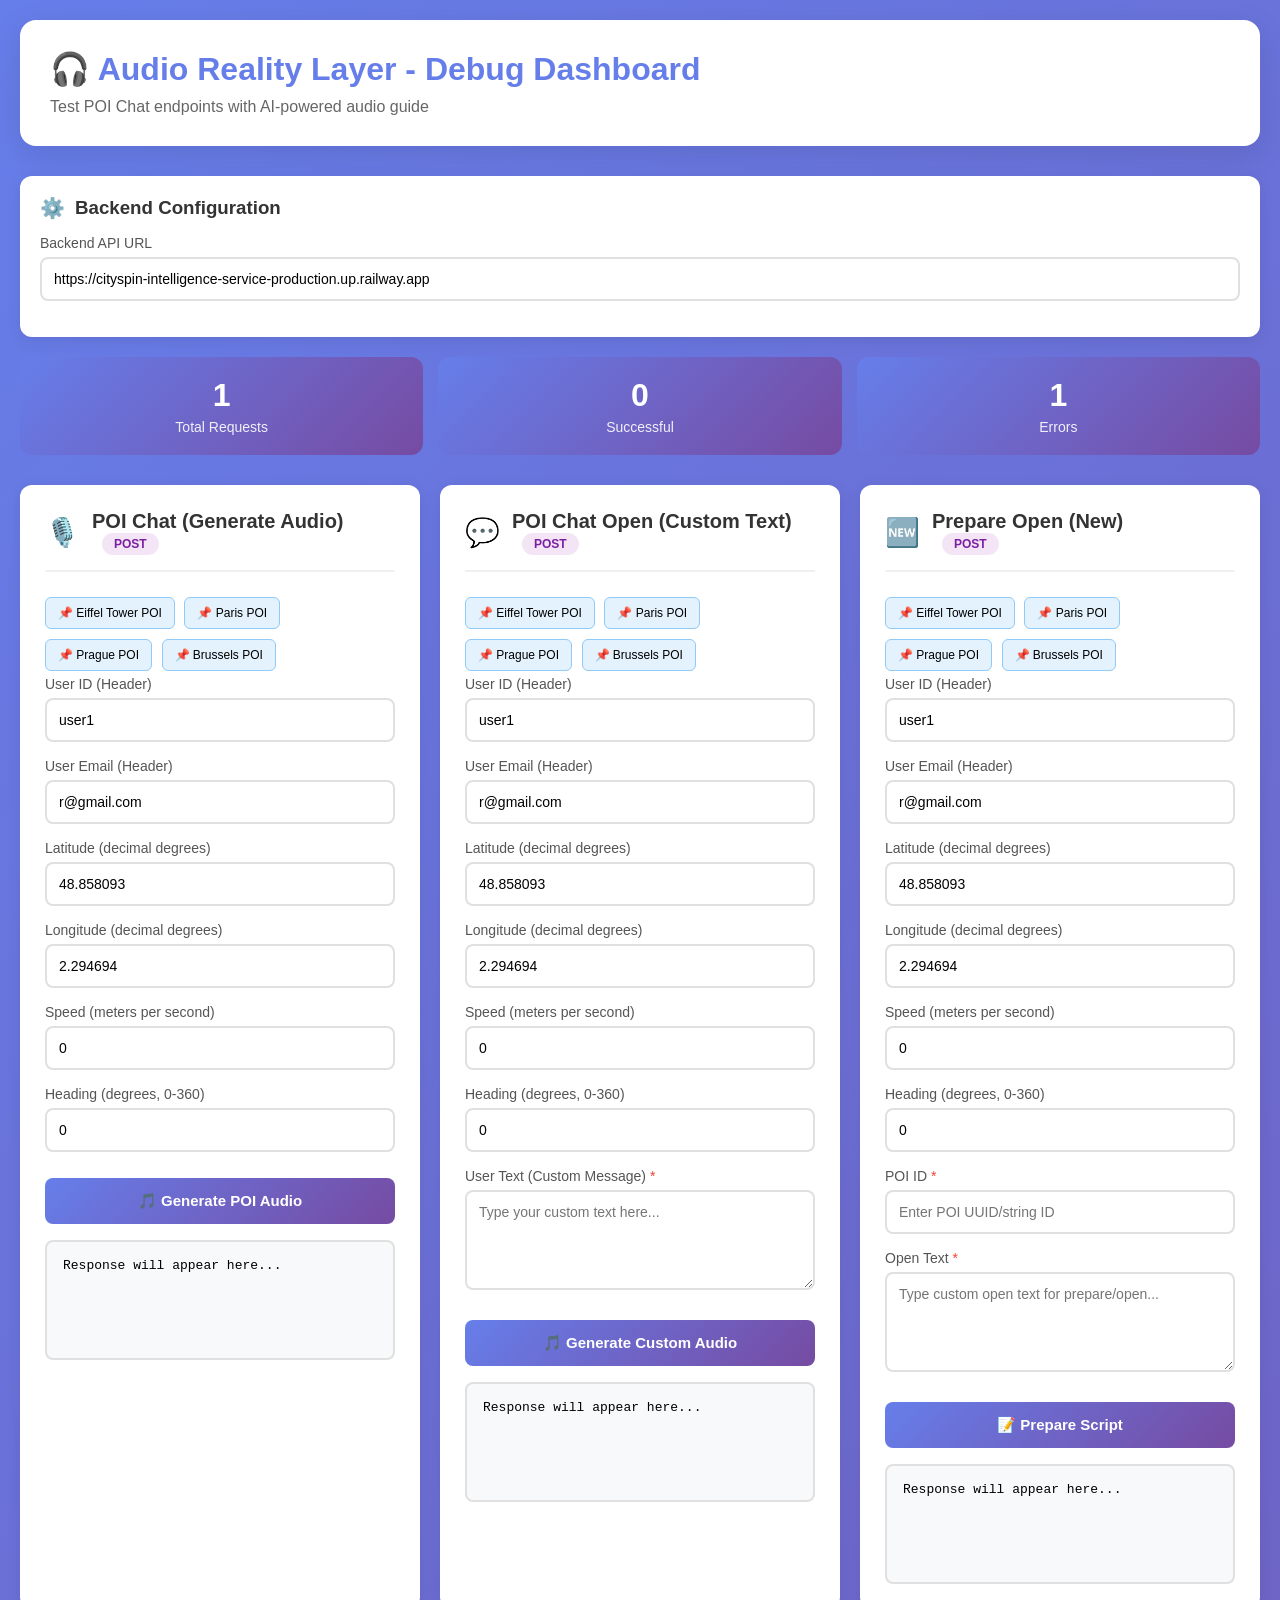
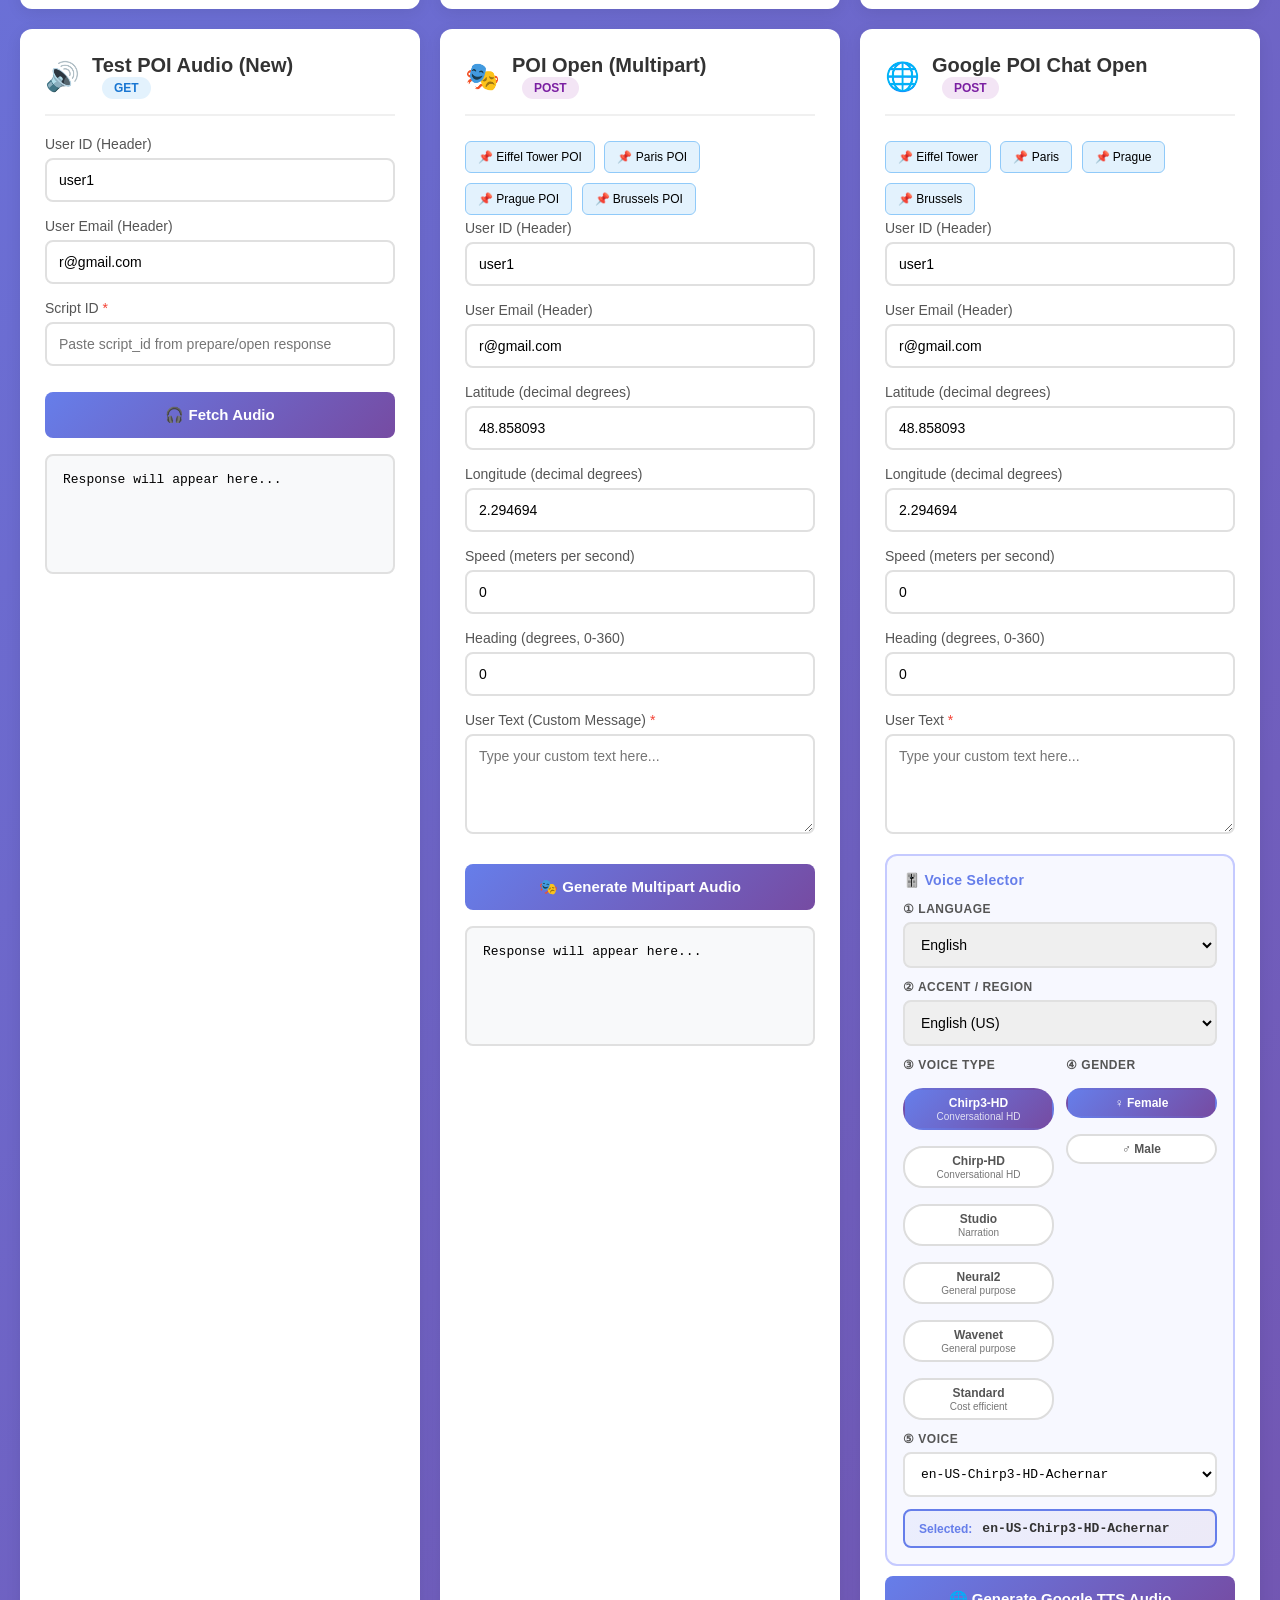
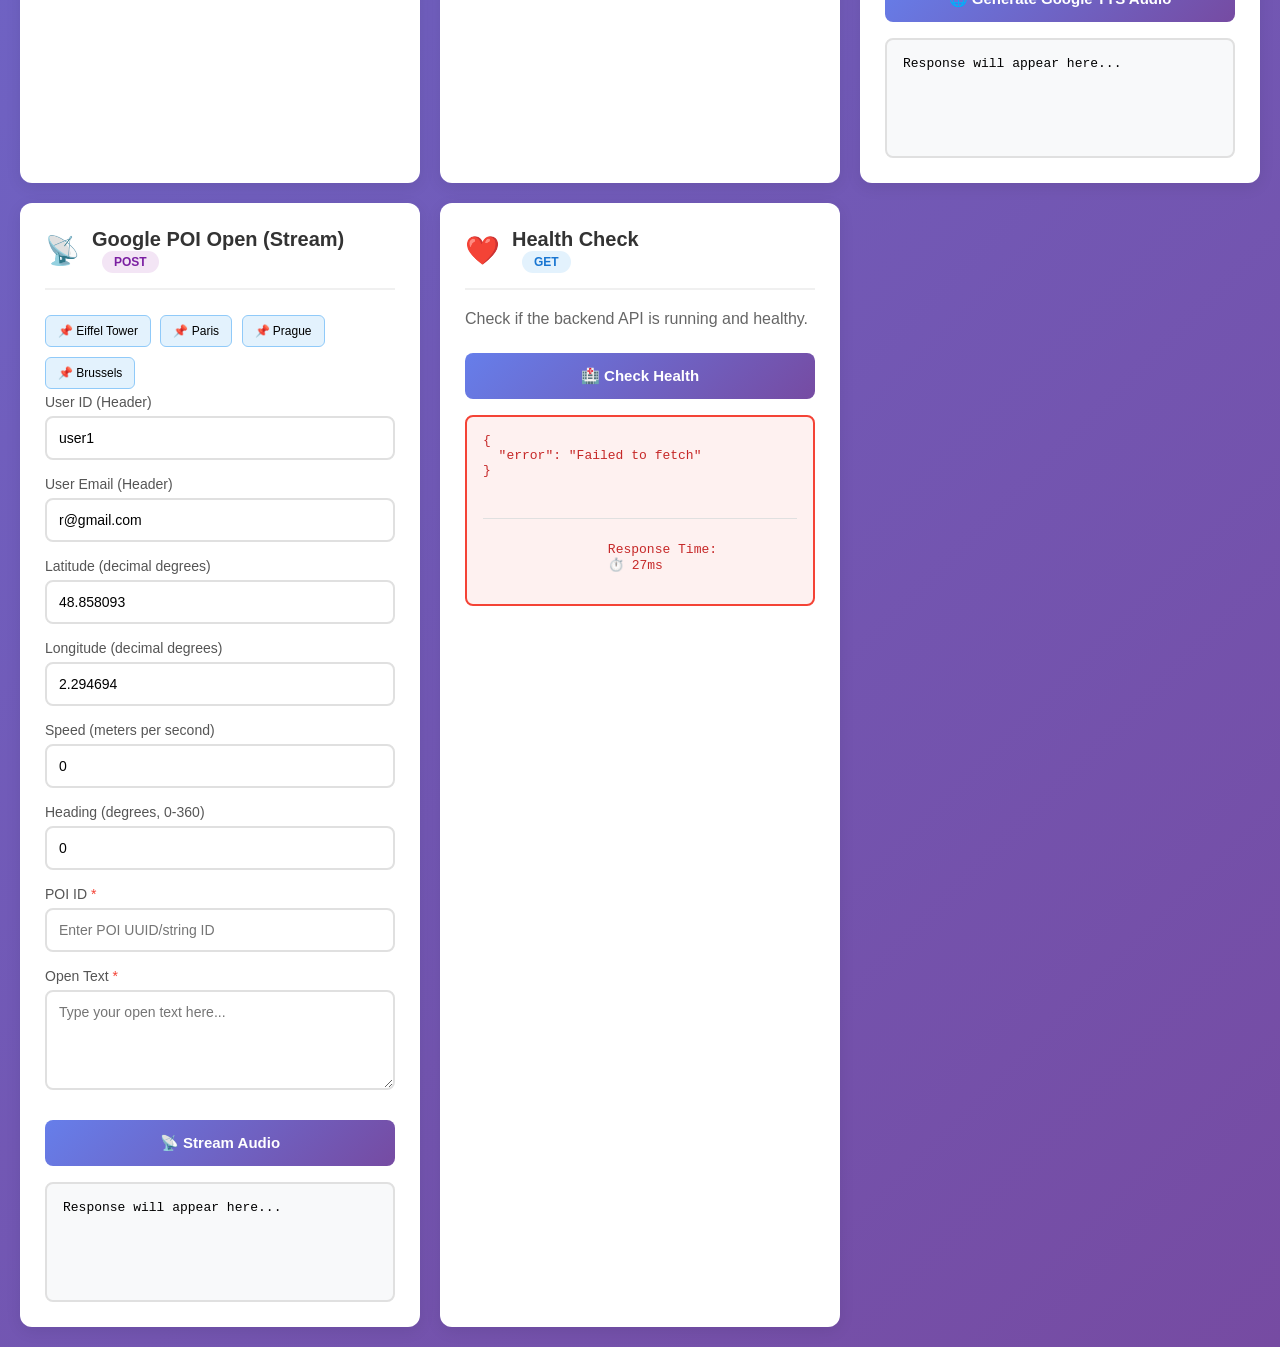
<file: index.html>
<!DOCTYPE html>
<html lang="en">
<head>
    <meta charset="UTF-8">
    <meta name="viewport" content="width=device-width, initial-scale=1.0">
    <title>Audio Reality Layer - Debug Dashboard</title>
    <link rel="stylesheet" href="styles.css">
</head>
<body>
    <div class="container">

        <!-- Header -->
        <div class="header">
            <h1>🎧 Audio Reality Layer - Debug Dashboard</h1>
            <p>Test POI Chat endpoints with AI-powered audio guide</p>
        </div>

        <!-- Configuration -->
        <div class="config-section">
            <h3>Backend Configuration</h3>
            <div class="form-group">
                <label>Backend API URL</label>
                <input type="text" id="apiUrl" value="https://cityspin-intelligence-service-production.up.railway.app" placeholder="https://your-api-url.com">
            </div>
        </div>

        <!-- Stats -->
        <div class="stats">
            <div class="stat-box">
                <div class="stat-value" id="totalRequests">0</div>
                <div class="stat-label">Total Requests</div>
            </div>
            <div class="stat-box">
                <div class="stat-value" id="successCount">0</div>
                <div class="stat-label">Successful</div>
            </div>
            <div class="stat-box">
                <div class="stat-value" id="errorCount">0</div>
                <div class="stat-label">Errors</div>
            </div>
        </div>

        <!-- API Endpoint Cards -->
        <div class="grid">

            <!-- POI Chat -->
            <div class="card">
                <div class="card-header">
                    <span class="card-icon">🎙️</span>
                    <div>
                        <div class="card-title">POI Chat (Generate Audio)</div>
                        <span class="badge badge-post">POST</span>
                    </div>
                </div>

                <div class="quick-fill" onclick="fillPOIEiffelTower()">📌 Eiffel Tower POI</div>
                <div class="quick-fill" onclick="fillPOIParis()">📌 Paris POI</div>
                <div class="quick-fill" onclick="fillPOIPrague()">📌 Prague POI</div>
                <div class="quick-fill" onclick="fillPOIBrussels()">📌 Brussels POI</div>

                <div class="form-group">
                    <label>User ID (Header)</label>
                    <input type="text" id="poi_chat_userId" value="user1">
                </div>
                <div class="form-group">
                    <label>User Email (Header)</label>
                    <input type="email" id="poi_chat_email" value="r@gmail.com">
                </div>
                <div class="form-group">
                    <label>Latitude (decimal degrees)</label>
                    <input type="number" step="0.000001" id="poi_chat_lat" value="48.858093">
                </div>
                <div class="form-group">
                    <label>Longitude (decimal degrees)</label>
                    <input type="number" step="0.000001" id="poi_chat_lon" value="2.294694">
                </div>
                <div class="form-group">
                    <label>Speed (meters per second)</label>
                    <input type="number" step="0.1" id="poi_chat_speed" value="0">
                </div>
                <div class="form-group">
                    <label>Heading (degrees, 0-360)</label>
                    <input type="number" step="1" id="poi_chat_heading" value="0">
                </div>

                <button onclick="chatPOI()">🎵 Generate POI Audio</button>
                <div class="response-area" id="poi_chat_response">Response will appear here...</div>

                <div class="audio-section" id="poi_chat_audio_section" style="display:none;">
                    <h4>🎙️ Generated POI Audio (Auto-playing...)</h4>
                    <div class="script-display" id="poi_chat_script"></div>
                    <audio id="poi_chat_audio_player" class="audio-player" controls autoplay></audio>
                </div>
            </div>

            <!-- POI Chat Open -->
            <div class="card">
                <div class="card-header">
                    <span class="card-icon">💬</span>
                    <div>
                        <div class="card-title">POI Chat Open (Custom Text)</div>
                        <span class="badge badge-post">POST</span>
                    </div>
                </div>

                <div class="quick-fill" onclick="fillPOIOpenEiffelTower()">📌 Eiffel Tower POI</div>
                <div class="quick-fill" onclick="fillPOIOpenParis()">📌 Paris POI</div>
                <div class="quick-fill" onclick="fillPOIOpenPrague()">📌 Prague POI</div>
                <div class="quick-fill" onclick="fillPOIOpenBrussels()">📌 Brussels POI</div>

                <div class="form-group">
                    <label>User ID (Header)</label>
                    <input type="text" id="poi_open_userId" value="user1">
                </div>
                <div class="form-group">
                    <label>User Email (Header)</label>
                    <input type="email" id="poi_open_email" value="r@gmail.com">
                </div>
                <div class="form-group">
                    <label>Latitude (decimal degrees)</label>
                    <input type="number" step="0.000001" id="poi_open_lat" value="48.858093">
                </div>
                <div class="form-group">
                    <label>Longitude (decimal degrees)</label>
                    <input type="number" step="0.000001" id="poi_open_lon" value="2.294694">
                </div>
                <div class="form-group">
                    <label>Speed (meters per second)</label>
                    <input type="number" step="0.1" id="poi_open_speed" value="0">
                </div>
                <div class="form-group">
                    <label>Heading (degrees, 0-360)</label>
                    <input type="number" step="1" id="poi_open_heading" value="0">
                </div>
                <div class="form-group">
                    <label>User Text (Custom Message) <span style="color:#f44336;">*</span></label>
                    <textarea id="poi_open_text" placeholder="Type your custom text here..."></textarea>
                </div>

                <button onclick="chatPOIOpen()">🎵 Generate Custom Audio</button>
                <div class="response-area" id="poi_open_response">Response will appear here...</div>

                <div class="audio-section" id="poi_open_audio_section" style="display:none;">
                    <h4>🎙️ Generated Custom Audio (Auto-playing...)</h4>
                    <div class="script-display" id="poi_open_script"></div>
                    <audio id="poi_open_audio_player" class="audio-player" controls autoplay></audio>
                </div>
            </div>

            <!-- Prepare Open -->
            <div class="card">
                <div class="card-header">
                    <span class="card-icon">🆕</span>
                    <div>
                        <div class="card-title">Prepare Open (New)</div>
                        <span class="badge badge-post">POST</span>
                    </div>
                </div>

                <div class="quick-fill" onclick="fillPrepareOpenEiffelTower()">📌 Eiffel Tower POI</div>
                <div class="quick-fill" onclick="fillPrepareOpenParis()">📌 Paris POI</div>
                <div class="quick-fill" onclick="fillPrepareOpenPrague()">📌 Prague POI</div>
                <div class="quick-fill" onclick="fillPrepareOpenBrussels()">📌 Brussels POI</div>

                <div class="form-group">
                    <label>User ID (Header)</label>
                    <input type="text" id="prepare_open_userId" value="user1">
                </div>
                <div class="form-group">
                    <label>User Email (Header)</label>
                    <input type="email" id="prepare_open_email" value="r@gmail.com">
                </div>
                <div class="form-group">
                    <label>Latitude (decimal degrees)</label>
                    <input type="number" step="0.000001" id="prepare_open_lat" value="48.858093">
                </div>
                <div class="form-group">
                    <label>Longitude (decimal degrees)</label>
                    <input type="number" step="0.000001" id="prepare_open_lon" value="2.294694">
                </div>
                <div class="form-group">
                    <label>Speed (meters per second)</label>
                    <input type="number" step="0.1" id="prepare_open_speed" value="0">
                </div>
                <div class="form-group">
                    <label>Heading (degrees, 0-360)</label>
                    <input type="number" step="1" id="prepare_open_heading" value="0">
                </div>
                <div class="form-group">
                    <label>POI ID <span style="color:#f44336;">*</span></label>
                    <input type="text" id="prepare_open_poi_id" placeholder="Enter POI UUID/string ID">
                </div>
                <div class="form-group">
                    <label>Open Text <span style="color:#f44336;">*</span></label>
                    <textarea id="prepare_open_text" placeholder="Type custom open text for prepare/open..."></textarea>
                </div>

                <button onclick="prepareOpenOnly()">📝 Prepare Script</button>
                <div class="response-area" id="prepare_open_response">Response will appear here...</div>
            </div>

            <!-- Test POI Audio -->
            <div class="card">
                <div class="card-header">
                    <span class="card-icon">🔊</span>
                    <div>
                        <div class="card-title">Test POI Audio (New)</div>
                        <span class="badge badge-get">GET</span>
                    </div>
                </div>

                <div class="form-group">
                    <label>User ID (Header)</label>
                    <input type="text" id="prepare_audio_userId" value="user1">
                </div>
                <div class="form-group">
                    <label>User Email (Header)</label>
                    <input type="email" id="prepare_audio_email" value="r@gmail.com">
                </div>
                <div class="form-group">
                    <label>Script ID <span style="color:#f44336;">*</span></label>
                    <input type="text" id="prepare_audio_script_id" placeholder="Paste script_id from prepare/open response">
                </div>

                <button onclick="fetchPoiAudioOnly()">🎧 Fetch Audio</button>
                <div class="response-area" id="prepare_audio_response">Response will appear here...</div>

                <div class="audio-section" id="prepare_audio_section" style="display:none;">
                    <h4>🎙️ Test POI Audio</h4>
                    <audio id="prepare_audio_player" class="audio-player" controls autoplay></audio>
                </div>
            </div>

            <!-- POI Open Multipart -->
            <div class="card">
                <div class="card-header">
                    <span class="card-icon">🎭</span>
                    <div>
                        <div class="card-title">POI Open (Multipart)</div>
                        <span class="badge badge-post">POST</span>
                    </div>
                </div>

                <div class="quick-fill" onclick="fillPOIMultiEiffelTower()">📌 Eiffel Tower POI</div>
                <div class="quick-fill" onclick="fillPOIMultiParis()">📌 Paris POI</div>
                <div class="quick-fill" onclick="fillPOIMultiPrague()">📌 Prague POI</div>
                <div class="quick-fill" onclick="fillPOIMultiBrussels()">📌 Brussels POI</div>

                <div class="form-group">
                    <label>User ID (Header)</label>
                    <input type="text" id="poi_multi_userId" value="user1">
                </div>
                <div class="form-group">
                    <label>User Email (Header)</label>
                    <input type="email" id="poi_multi_email" value="r@gmail.com">
                </div>
                <div class="form-group">
                    <label>Latitude (decimal degrees)</label>
                    <input type="number" step="0.000001" id="poi_multi_lat" value="48.858093">
                </div>
                <div class="form-group">
                    <label>Longitude (decimal degrees)</label>
                    <input type="number" step="0.000001" id="poi_multi_lon" value="2.294694">
                </div>
                <div class="form-group">
                    <label>Speed (meters per second)</label>
                    <input type="number" step="0.1" id="poi_multi_speed" value="0">
                </div>
                <div class="form-group">
                    <label>Heading (degrees, 0-360)</label>
                    <input type="number" step="1" id="poi_multi_heading" value="0">
                </div>
                <div class="form-group">
                    <label>User Text (Custom Message) <span style="color:#f44336;">*</span></label>
                    <textarea id="poi_multi_text" placeholder="Type your custom text here..."></textarea>
                </div>

                <button onclick="chatPOIMultipart()">🎭 Generate Multipart Audio</button>
                <div class="response-area" id="poi_multi_response">Response will appear here...</div>

                <div class="audio-section" id="poi_multi_audio_section" style="display:none;">
                    <h4>📊 Metadata</h4>
                    <div class="script-display" id="poi_multi_metadata"></div>
                    <h4 style="margin-top:15px;">🎙️ Audio (Auto-playing...)</h4>
                    <audio id="poi_multi_audio_player" class="audio-player" controls autoplay></audio>
                </div>
            </div>

            <!-- Google POI Chat Open -->
            <div class="card">
                <div class="card-header">
                    <span class="card-icon">🌐</span>
                    <div>
                        <div class="card-title">Google POI Chat Open</div>
                        <span class="badge badge-post">POST</span>
                    </div>
                </div>

                <div class="quick-fill" onclick="fillGooglePOIEiffelTower()">📌 Eiffel Tower</div>
                <div class="quick-fill" onclick="fillGooglePOIParis()">📌 Paris</div>
                <div class="quick-fill" onclick="fillGooglePOIPrague()">📌 Prague</div>
                <div class="quick-fill" onclick="fillGooglePOIBrussels()">📌 Brussels</div>

                <div class="form-group">
                    <label>User ID (Header)</label>
                    <input type="text" id="google_poi_userId" value="user1">
                </div>
                <div class="form-group">
                    <label>User Email (Header)</label>
                    <input type="email" id="google_poi_email" value="r@gmail.com">
                </div>
                <div class="form-group">
                    <label>Latitude (decimal degrees)</label>
                    <input type="number" step="0.000001" id="google_poi_lat" value="48.858093">
                </div>
                <div class="form-group">
                    <label>Longitude (decimal degrees)</label>
                    <input type="number" step="0.000001" id="google_poi_lon" value="2.294694">
                </div>
                <div class="form-group">
                    <label>Speed (meters per second)</label>
                    <input type="number" step="0.1" id="google_poi_speed" value="0">
                </div>
                <div class="form-group">
                    <label>Heading (degrees, 0-360)</label>
                    <input type="number" step="1" id="google_poi_heading" value="0">
                </div>
                <div class="form-group">
                    <label>User Text <span style="color:#f44336;">*</span></label>
                    <textarea id="google_poi_text" placeholder="Type your custom text here..."></textarea>
                </div>

                <!-- ── Cascading Voice Picker ── -->
                <div class="voice-picker">
                    <div class="voice-picker-title">🎚️ Voice Selector</div>

                    <!-- Step 1: Language -->
                    <div class="vp-step">
                        <label class="vp-label">① Language</label>
                        <select id="vp_language" onchange="vpOnLanguage()">
                            <option value="">— select language —</option>
                        </select>
                    </div>

                    <!-- Step 2: Accent (hidden when only 1) -->
                    <div class="vp-step" id="vp_accent_row" style="display:none;">
                        <label class="vp-label">② Accent / Region</label>
                        <select id="vp_accent" onchange="vpOnAccent()"></select>
                    </div>

                    <!-- Step 3+4: Voice Type & Gender side by side -->
                    <div class="vp-row" id="vp_type_gender_row" style="display:none;">
                        <div class="vp-step vp-half">
                            <label class="vp-label">③ Voice Type</label>
                            <div id="vp_type_pills" class="vp-pills"></div>
                        </div>
                        <div class="vp-step vp-half">
                            <label class="vp-label">④ Gender</label>
                            <div id="vp_gender_pills" class="vp-pills"></div>
                        </div>
                    </div>

                    <!-- Step 5: Final voice name -->
                    <div class="vp-step" id="vp_voice_row" style="display:none;">
                        <label class="vp-label">⑤ Voice</label>
                        <select id="vp_voice" onchange="vpOnVoice()"></select>
                    </div>

                    <!-- Selected voice badge -->
                    <div class="vp-selected" id="vp_selected" style="display:none;">
                        <span class="vp-selected-label">Selected:</span>
                        <span class="vp-selected-value" id="vp_selected_value"></span>
                    </div>
                </div>

                <button onclick="chatGooglePOIOpen()">🌐 Generate Google TTS Audio</button>
                <div class="response-area" id="google_poi_response">Response will appear here...</div>

                <div class="audio-section" id="google_poi_audio_section" style="display:none;">
                    <h4>🎙️ Generated Google Audio (Auto-playing...)</h4>
                    <div class="script-display" id="google_poi_script"></div>
                    <audio id="google_poi_audio_player" class="audio-player" controls autoplay></audio>
                </div>
            </div>


            <!-- Google POI Stream -->
            <div class="card">
                <div class="card-header">
                    <span class="card-icon">📡</span>
                    <div>
                        <div class="card-title">Google POI Open (Stream)</div>
                        <span class="badge badge-post">POST</span>
                    </div>
                </div>

                <div class="quick-fill" onclick="fillStreamEiffelTower()">📌 Eiffel Tower</div>
                <div class="quick-fill" onclick="fillStreamParis()">📌 Paris</div>
                <div class="quick-fill" onclick="fillStreamPrague()">📌 Prague</div>
                <div class="quick-fill" onclick="fillStreamBrussels()">📌 Brussels</div>

                <div class="form-group">
                    <label>User ID (Header)</label>
                    <input type="text" id="stream_userId" value="user1">
                </div>
                <div class="form-group">
                    <label>User Email (Header)</label>
                    <input type="email" id="stream_email" value="r@gmail.com">
                </div>
                <div class="form-group">
                    <label>Latitude (decimal degrees)</label>
                    <input type="number" step="0.000001" id="stream_lat" value="48.858093">
                </div>
                <div class="form-group">
                    <label>Longitude (decimal degrees)</label>
                    <input type="number" step="0.000001" id="stream_lon" value="2.294694">
                </div>
                <div class="form-group">
                    <label>Speed (meters per second)</label>
                    <input type="number" step="0.1" id="stream_speed" value="0">
                </div>
                <div class="form-group">
                    <label>Heading (degrees, 0-360)</label>
                    <input type="number" step="1" id="stream_heading" value="0">
                </div>
                <div class="form-group">
                    <label>POI ID <span style="color:#f44336;">*</span></label>
                    <input type="text" id="stream_poi_id" placeholder="Enter POI UUID/string ID">
                </div>
                <div class="form-group">
                    <label>Open Text <span style="color:#f44336;">*</span></label>
                    <textarea id="stream_open_text" placeholder="Type your open text here..."></textarea>
                </div>

                <!-- Stream progress bar -->
                <div class="stream-progress-wrap" id="stream_progress_wrap" style="display:none;">
                    <div class="stream-progress-bar">
                        <div class="stream-progress-fill" id="stream_progress_fill"></div>
                    </div>
                    <div class="stream-progress-info">
                        <span id="stream_status_text">Connecting…</span>
                        <span id="stream_bytes_text"></span>
                    </div>
                </div>

                <button id="stream_btn" onclick="streamGooglePOI()">📡 Stream Audio</button>
                <div class="response-area" id="stream_response">Response will appear here...</div>

                <div class="audio-section" id="stream_audio_section" style="display:none;">
                    <h4>📡 Streamed Audio (Auto-playing...)</h4>
                    <audio id="stream_audio_player" class="audio-player" controls></audio>
                </div>
            </div>

            <!-- Health Check -->
            <div class="card">
                <div class="card-header">
                    <span class="card-icon">❤️</span>
                    <div>
                        <div class="card-title">Health Check</div>
                        <span class="badge badge-get">GET</span>
                    </div>
                </div>

                <p style="color:#666; margin-bottom:15px;">Check if the backend API is running and healthy.</p>

                <button onclick="healthCheck()">🏥 Check Health</button>
                <div class="response-area" id="health_response">Response will appear here...</div>
            </div>

        </div><!-- /.grid -->
    </div><!-- /.container -->

    <script src="voices.js"></script>
    <script src="app.js"></script>
</body>
</html>
</file>
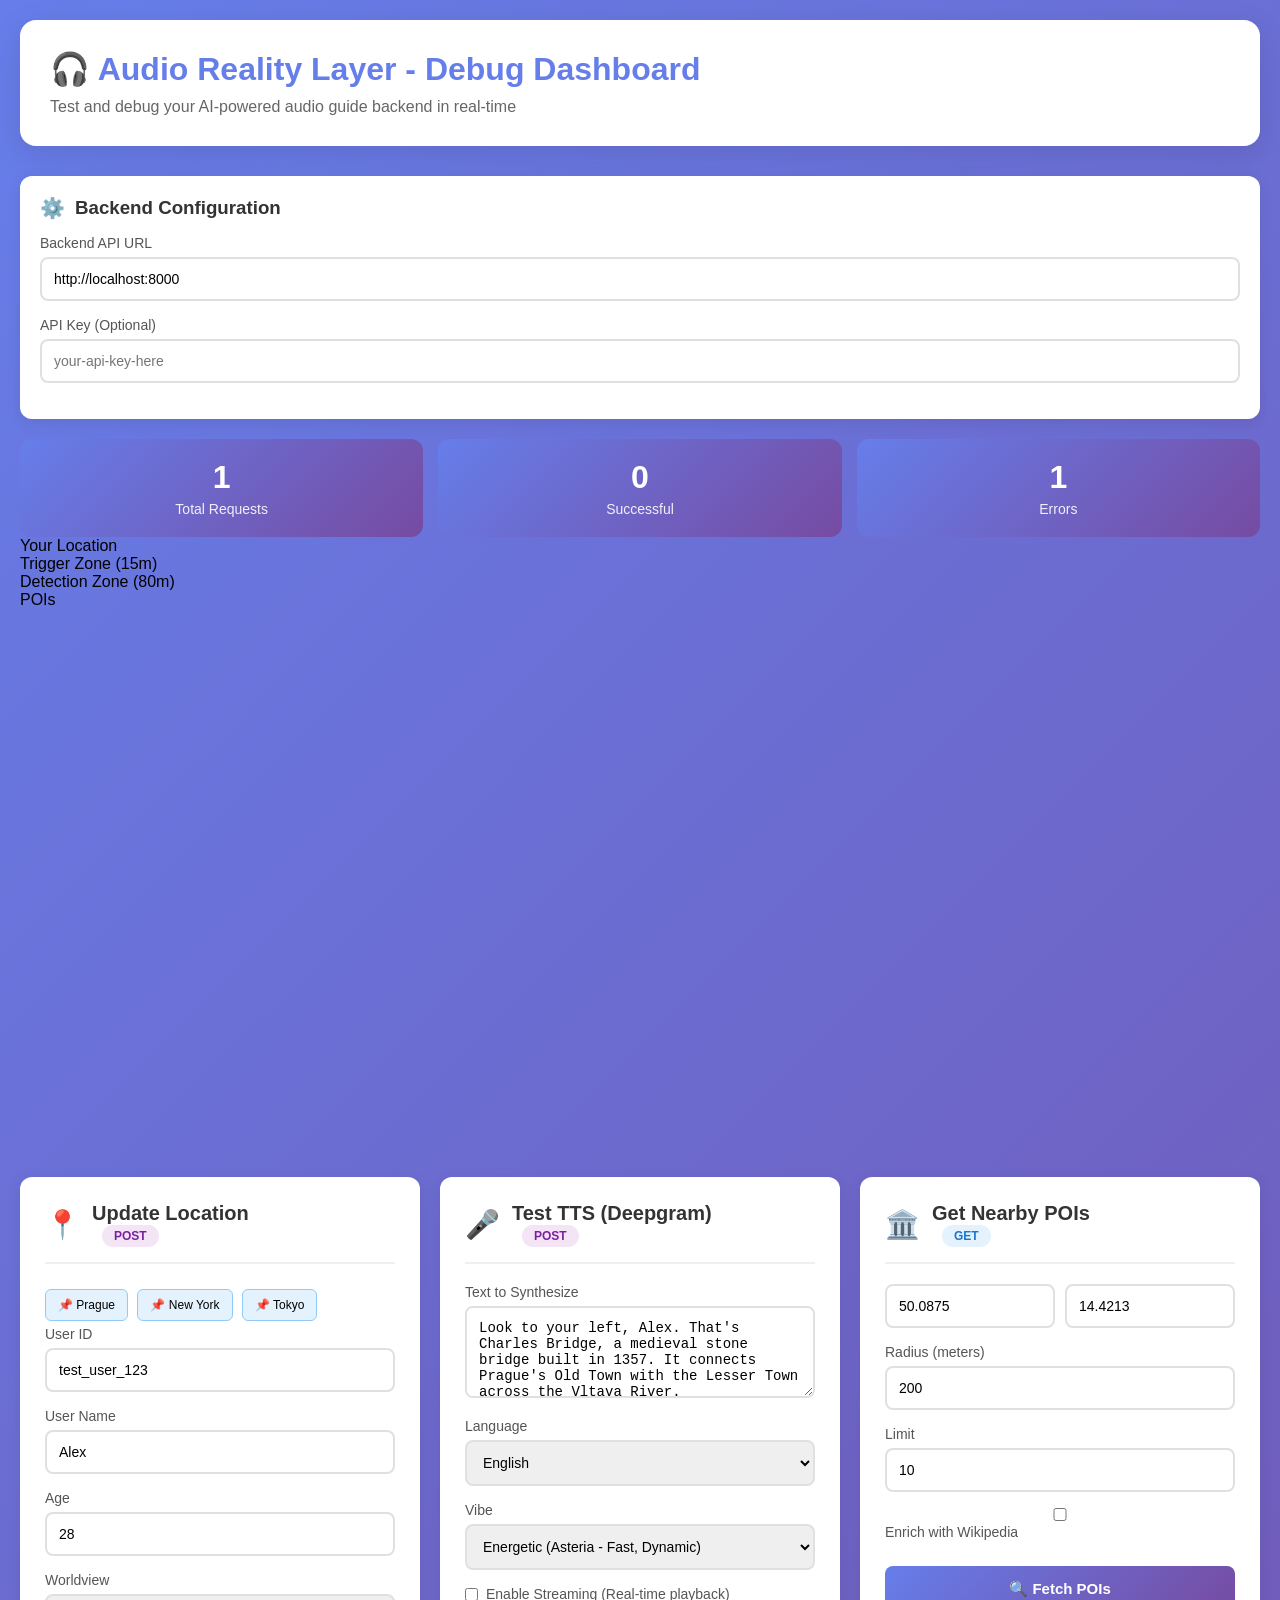
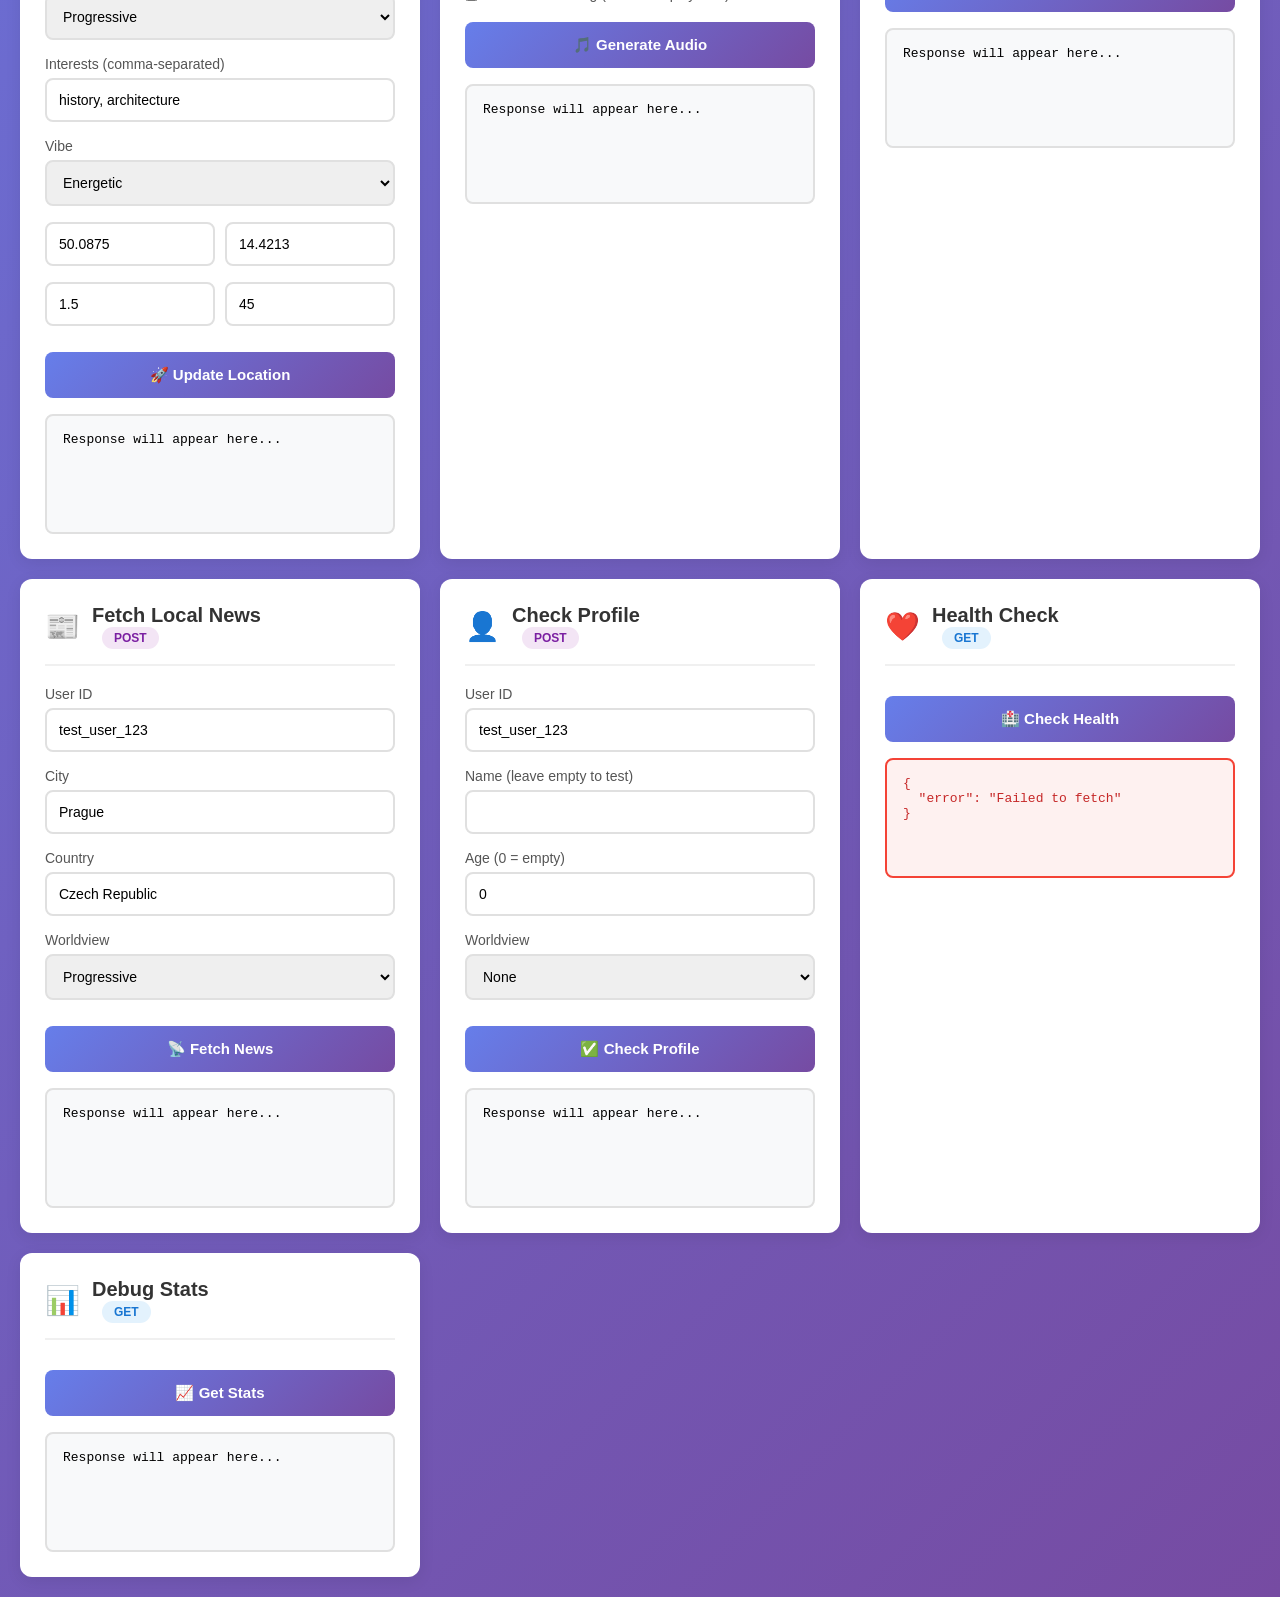
<file: index copy.html>
<!DOCTYPE html>
<html lang="en">
<head>
    <meta charset="UTF-8">
    <meta name="viewport" content="width=device-width, initial-scale=1.0">
    <title>Audio Reality Layer - Debug Dashboard</title>

    <!-- https://docs.mapbox.com/mapbox-gl-js/guides/ -->
    <link href="https://api.mapbox.com/mapbox-gl-js/v3.17.0/mapbox-gl.css" rel="stylesheet">
    <script src="https://api.mapbox.com/mapbox-gl-js/v3.17.0/mapbox-gl.js"></script>

    <style>
        * {
            margin: 0;
            padding: 0;
            box-sizing: border-box;
        }

        body {
            font-family: -apple-system, BlinkMacSystemFont, 'Segoe UI', Roboto, Oxygen, Ubuntu, Cantarell, sans-serif;
            background: linear-gradient(135deg, #667eea 0%, #764ba2 100%);
            min-height: 100vh;
            padding: 20px;
        }

        /* #map { position: absolute; top: 0; bottom: 0; width: 80%; } */
        /* #map { */
            /* height: 80%; */
            /* width: 600px; */
            /* height: 600px; */
        /* } */
        #map {
            width: 320px;
            height: 640px;
        }

        .container {
            max-width: 1400px;
            margin: 0 auto;
        }

        .header {
            background: white;
            padding: 30px;
            border-radius: 16px;
            box-shadow: 0 8px 32px rgba(0,0,0,0.1);
            margin-bottom: 30px;
        }

        .header h1 {
            color: #667eea;
            font-size: 32px;
            margin-bottom: 10px;
        }

        .header p {
            color: #666;
            font-size: 16px;
        }

        .config-section {
            background: white;
            padding: 20px;
            border-radius: 12px;
            margin-bottom: 20px;
            box-shadow: 0 4px 16px rgba(0,0,0,0.08);
        }

        .config-section h3 {
            color: #333;
            margin-bottom: 15px;
            display: flex;
            align-items: center;
            gap: 10px;
        }

        .config-section h3::before {
            content: "⚙️";
            font-size: 20px;
        }

        .grid {
            display: grid;
            grid-template-columns: repeat(auto-fit, minmax(350px, 1fr));
            gap: 20px;
        }

        .card {
            background: white;
            border-radius: 12px;
            padding: 25px;
            box-shadow: 0 4px 16px rgba(0,0,0,0.08);
            transition: transform 0.2s, box-shadow 0.2s;
        }

        .card:hover {
            transform: translateY(-4px);
            box-shadow: 0 8px 32px rgba(0,0,0,0.12);
        }

        .card-header {
            display: flex;
            align-items: center;
            gap: 12px;
            margin-bottom: 20px;
            padding-bottom: 15px;
            border-bottom: 2px solid #f0f0f0;
        }

        .card-icon {
            font-size: 28px;
        }

        .card-title {
            font-size: 20px;
            font-weight: 600;
            color: #333;
        }

        .form-group {
            margin-bottom: 16px;
        }

        label {
            display: block;
            margin-bottom: 6px;
            color: #555;
            font-weight: 500;
            font-size: 14px;
        }

        input, select, textarea {
            width: 100%;
            padding: 12px;
            border: 2px solid #e0e0e0;
            border-radius: 8px;
            font-size: 14px;
            transition: border-color 0.2s;
        }

        input:focus, select:focus, textarea:focus {
            outline: none;
            border-color: #667eea;
        }

        .input-small {
            width: calc(50% - 5px);
            display: inline-block;
        }

        .input-group {
            display: flex;
            gap: 10px;
        }

        button {
            background: linear-gradient(135deg, #667eea 0%, #764ba2 100%);
            color: white;
            border: none;
            padding: 14px 24px;
            border-radius: 8px;
            font-size: 15px;
            font-weight: 600;
            cursor: pointer;
            width: 100%;
            transition: transform 0.2s, box-shadow 0.2s;
            margin-top: 10px;
        }

        button:hover {
            transform: translateY(-2px);
            box-shadow: 0 6px 20px rgba(102, 126, 234, 0.4);
        }

        button:active {
            transform: translateY(0);
        }

        .response-area {
            background: #f8f9fa;
            border: 2px solid #e0e0e0;
            border-radius: 8px;
            padding: 16px;
            margin-top: 16px;
            min-height: 120px;
            max-height: 300px;
            overflow-y: auto;
            font-family: 'Courier New', monospace;
            font-size: 13px;
            white-space: pre-wrap;
            word-break: break-all;
        }

        .response-success {
            border-color: #4caf50;
            background: #f1f8f4;
        }

        .response-error {
            border-color: #f44336;
            background: #fef1f0;
            color: #c62828;
        }

        .loading {
            display: inline-block;
            width: 16px;
            height: 16px;
            border: 2px solid #f3f3f3;
            border-top: 2px solid #667eea;
            border-radius: 50%;
            animation: spin 1s linear infinite;
            margin-left: 10px;
        }

        @keyframes spin {
            0% { transform: rotate(0deg); }
            100% { transform: rotate(360deg); }
        }

        .badge {
            display: inline-block;
            padding: 4px 12px;
            border-radius: 12px;
            font-size: 12px;
            font-weight: 600;
            margin-left: 10px;
        }

        .badge-get {
            background: #e3f2fd;
            color: #1976d2;
        }

        .badge-post {
            background: #f3e5f5;
            color: #7b1fa2;
        }

        .stats {
            display: grid;
            grid-template-columns: repeat(3, 1fr);
            gap: 15px;
            margin-top: 20px;
        }

        .stat-box {
            background: linear-gradient(135deg, #667eea 0%, #764ba2 100%);
            color: white;
            padding: 20px;
            border-radius: 12px;
            text-align: center;
        }

        .stat-value {
            font-size: 32px;
            font-weight: 700;
            margin-bottom: 5px;
        }

        .stat-label {
            font-size: 14px;
            opacity: 0.9;
        }

        .audio-player {
            margin-top: 15px;
            width: 100%;
        }

        .quick-fill {
            background: #e3f2fd;
            border: 1px solid #90caf9;
            padding: 8px 12px;
            border-radius: 6px;
            font-size: 12px;
            cursor: pointer;
            display: inline-block;
            margin: 5px 5px 5px 0;
            transition: background 0.2s;
        }

        .quick-fill:hover {
            background: #bbdefb;
        }


        .audio-section {
            margin-top: 15px;
            padding: 15px;
            background: #f0f4ff;
            border-radius: 8px;
            border: 2px dashed #667eea;
        }

        .audio-section h4 {
            color: #667eea;
            margin-bottom: 10px;
            font-size: 14px;
        }

        .streaming-toggle {
            display: flex;
            align-items: center;
            gap: 8px;
            margin-bottom: 10px;
        }

        .streaming-toggle input[type="checkbox"] {
            width: auto;
        }
    </style>
</head>
<body>
    <div class="container">
        <div class="header">
            <h1>🎧 Audio Reality Layer - Debug Dashboard</h1>
            <p>Test and debug your AI-powered audio guide backend in real-time</p>
        </div>

        <!-- Configuration -->
        <div class="config-section">
            <h3>Backend Configuration</h3>
            <div class="form-group">
                <label>Backend API URL</label>
                <input type="text" id="apiUrl" value="http://localhost:8000" placeholder="http://localhost:8000">
            </div>
            <div class="form-group">
                <label>API Key (Optional)</label>
                <input type="text" id="apiKey" placeholder="your-api-key-here">
            </div>
        </div>

        <!-- Stats -->
        <div class="stats">
            <div class="stat-box">
                <div class="stat-value" id="totalRequests">0</div>
                <div class="stat-label">Total Requests</div>
            </div>
            <div class="stat-box">
                <div class="stat-value" id="successCount">0</div>
                <div class="stat-label">Successful</div>
            </div>
            <div class="stat-box">
                <div class="stat-value" id="errorCount">0</div>
                <div class="stat-label">Errors</div>
            </div>
        </div>

        <div id="map">
            <div class="map-legend">
                <div class="legend-item">
                    <div class="legend-color" style="background:#667eea;"></div>
                    <span>Your Location</span>
                </div>
                <div class="legend-item">
                    <div class="legend-color" style="background:#4caf50;"></div>
                    <span>Trigger Zone (15m)</span>
                </div>
                <div class="legend-item">
                    <div class="legend-color" style="background:#ff9800;"></div>
                    <span>Detection Zone (80m)</span>
                </div>
                <div class="legend-item">
                    <div class="legend-color" style="background:#f44336;"></div>
                    <span>POIs</span>
                </div>
            </div>
        </div>

        <!-- API Endpoints -->
        <div class="grid">
            <!-- 1. Location Update -->
            <div class="card">
                <div class="card-header">
                    <span class="card-icon">📍</span>
                    <div>
                        <div class="card-title">Update Location</div>
                        <span class="badge badge-post">POST</span>
                    </div>
                </div>
                
                <div class="quick-fill" onclick="fillPrague()">📌 Prague</div>
                <div class="quick-fill" onclick="fillNewYork()">📌 New York</div>
                <div class="quick-fill" onclick="fillTokyo()">📌 Tokyo</div>

                <div class="form-group">
                    <label>User ID</label>
                    <input type="text" id="loc_userId" value="test_user_123">
                </div>

                <div class="form-group">
                    <label>User Name</label>
                    <input type="text" id="loc_userName" value="Alex">
                </div>

                <div class="form-group">
                    <label>Age</label>
                    <input type="number" id="loc_age" value="28">
                </div>

                <div class="form-group">
                    <label>Worldview</label>
                    <select id="loc_worldview">
                        <option value="progressive">Progressive</option>
                        <option value="moderate">Moderate</option>
                        <option value="conservative">Conservative</option>
                    </select>
                </div>

                <div class="form-group">
                    <label>Interests (comma-separated)</label>
                    <input type="text" id="loc_interests" value="history, architecture">
                </div>

                <div class="form-group">
                    <label>Vibe</label>
                    <select id="loc_vibe">
                        <option value="energetic">Energetic</option>
                        <option value="relaxed">Relaxed</option>
                    </select>
                </div>

                <div class="form-group">
                    <div class="input-group">
                        <input type="number" step="0.0001" id="loc_lat" placeholder="Latitude" value="50.0875">
                        <input type="number" step="0.0001" id="loc_lon" placeholder="Longitude" value="14.4213">
                    </div>
                </div>

                <div class="form-group">
                    <div class="input-group">
                        <input type="number" step="0.1" id="loc_speed" placeholder="Speed (m/s)" value="1.5">
                        <input type="number" step="1" id="loc_heading" placeholder="Heading (°)" value="45">
                    </div>
                </div>

                <button onclick="updateLocation()">🚀 Update Location</button>
                <div class="response-area" id="loc_response">Response will appear here...</div>
            </div>

            <!-- 2. TTS Synthesize -->
            <div class="card">
                <div class="card-header">
                    <span class="card-icon">🎤</span>
                    <div>
                        <div class="card-title">Test TTS (Deepgram)</div>
                        <span class="badge badge-post">POST</span>
                    </div>
                </div>

                <div class="form-group">
                    <label>Text to Synthesize</label>
                    <textarea id="tts_text" rows="4" placeholder="Enter text to convert to speech...">Look to your left, Alex. That's Charles Bridge, a medieval stone bridge built in 1357. It connects Prague's Old Town with the Lesser Town across the Vltava River.</textarea>
                </div>

                <div class="form-group">
                    <label>Language</label>
                    <select id="tts_language">
                        <option value="en">English</option>
                        <option value="es">Spanish</option>
                        <option value="fr">French</option>
                        <option value="de">German</option>
                        <option value="pt">Portuguese</option>
                        <option value="it">Italian</option>
                        <option value="ja">Japanese</option>
                        <option value="ko">Korean</option>
                        <option value="hi">Hindi</option>
                    </select>
                </div>

                <div class="form-group">
                    <label>Vibe</label>
                    <select id="tts_vibe">
                        <option value="energetic">Energetic (Asteria - Fast, Dynamic)</option>
                        <option value="relaxed">Relaxed (Orpheus - Calm, Soothing)</option>
                    </select>
                </div>

                <div class="streaming-toggle">
                    <input type="checkbox" id="tts_streaming">
                    <label for="tts_streaming" style="margin:0;">Enable Streaming (Real-time playback)</label>
                </div>

                <button onclick="synthesizeTTS()">🎵 Generate Audio</button>
                <div class="response-area" id="tts_response">Response will appear here...</div>

                <div class="audio-section" id="tts_audio_section" style="display:none;">
                    <h4>🎵 Synthesized Audio</h4>
                    <audio id="tts_audio_player" class="audio-player" controls></audio>
                </div>
            </div>

            <!-- 2. Get Nearby POIs -->
            <div class="card">
                <div class="card-header">
                    <span class="card-icon">🏛️</span>
                    <div>
                        <div class="card-title">Get Nearby POIs</div>
                        <span class="badge badge-get">GET</span>
                    </div>
                </div>

                <div class="form-group">
                    <div class="input-group">
                        <input type="number" step="0.0001" id="poi_lat" placeholder="Latitude" value="50.0875">
                        <input type="number" step="0.0001" id="poi_lon" placeholder="Longitude" value="14.4213">
                    </div>
                </div>

                <div class="form-group">
                    <label>Radius (meters)</label>
                    <input type="number" id="poi_radius" value="200">
                </div>

                <div class="form-group">
                    <label>Limit</label>
                    <input type="number" id="poi_limit" value="10">
                </div>

                <div class="form-group">
                    <label>
                        <input type="checkbox" id="poi_enrich"> Enrich with Wikipedia
                    </label>
                </div>

                <button onclick="getNearbyPOIs()">🔍 Fetch POIs</button>
                <div class="response-area" id="poi_response">Response will appear here...</div>
            </div>

            <!-- 3. Fetch News -->
            <div class="card">
                <div class="card-header">
                    <span class="card-icon">📰</span>
                    <div>
                        <div class="card-title">Fetch Local News</div>
                        <span class="badge badge-post">POST</span>
                    </div>
                </div>

                <div class="form-group">
                    <label>User ID</label>
                    <input type="text" id="news_userId" value="test_user_123">
                </div>

                <div class="form-group">
                    <label>City</label>
                    <input type="text" id="news_city" value="Prague">
                </div>

                <div class="form-group">
                    <label>Country</label>
                    <input type="text" id="news_country" value="Czech Republic">
                </div>

                <div class="form-group">
                    <label>Worldview</label>
                    <select id="news_worldview">
                        <option value="progressive">Progressive</option>
                        <option value="moderate">Moderate</option>
                        <option value="conservative">Conservative</option>
                    </select>
                </div>

                <button onclick="fetchNews()">📡 Fetch News</button>
                <div class="response-area" id="news_response">Response will appear here...</div>
            </div>

            <!-- 4. Check Profile -->
            <div class="card">
                <div class="card-header">
                    <span class="card-icon">👤</span>
                    <div>
                        <div class="card-title">Check Profile</div>
                        <span class="badge badge-post">POST</span>
                    </div>
                </div>

                <div class="form-group">
                    <label>User ID</label>
                    <input type="text" id="profile_userId" value="test_user_123">
                </div>

                <div class="form-group">
                    <label>Name (leave empty to test)</label>
                    <input type="text" id="profile_name" value="">
                </div>

                <div class="form-group">
                    <label>Age (0 = empty)</label>
                    <input type="number" id="profile_age" value="0">
                </div>

                <div class="form-group">
                    <label>Worldview</label>
                    <select id="profile_worldview">
                        <option value="">None</option>
                        <option value="progressive">Progressive</option>
                        <option value="moderate">Moderate</option>
                        <option value="conservative">Conservative</option>
                    </select>
                </div>

                <button onclick="checkProfile()">✅ Check Profile</button>
                <div class="response-area" id="profile_response">Response will appear here...</div>
            </div>

            <!-- 5. Health Check -->
            <div class="card">
                <div class="card-header">
                    <span class="card-icon">❤️</span>
                    <div>
                        <div class="card-title">Health Check</div>
                        <span class="badge badge-get">GET</span>
                    </div>
                </div>

                <button onclick="healthCheck()">🏥 Check Health</button>
                <div class="response-area" id="health_response">Response will appear here...</div>
            </div>

            <!-- 6. Debug Stats -->
            <div class="card">
                <div class="card-header">
                    <span class="card-icon">📊</span>
                    <div>
                        <div class="card-title">Debug Stats</div>
                        <span class="badge badge-get">GET</span>
                    </div>
                </div>

                <button onclick="getDebugStats()">📈 Get Stats</button>
                <div class="response-area" id="stats_response">Response will appear here...</div>
            </div>
        </div>
    </div>

    <script>
        let totalRequests = 0;
        let successCount = 0;
        let errorCount = 0;

        function updateStats() {
            document.getElementById('totalRequests').textContent = totalRequests;
            document.getElementById('successCount').textContent = successCount;
            document.getElementById('errorCount').textContent = errorCount;
        }

        function getApiUrl() {
            return document.getElementById('apiUrl').value.replace(/\/$/, '');
        }

        function getHeaders() {
            const headers = {
                'Content-Type': 'application/json'
            };
            const apiKey = document.getElementById('apiKey').value;
            if (apiKey) {
                headers['X-API-Key'] = apiKey;
            }
            return headers;
        }

        function showLoading(elementId) {
            document.getElementById(elementId).innerHTML = '<div class="loading"></div> Loading...';
        }

        function showResponse(elementId, data, isError = false) {
            const element = document.getElementById(elementId);
            element.textContent = JSON.stringify(data, null, 2);
            element.className = isError ? 'response-area response-error' : 'response-area response-success';
        }

        // Quick fill locations
        function fillPrague() {
            document.getElementById('loc_lat').value = '50.0875';
            document.getElementById('loc_lon').value = '14.4213';
        }

        function fillNewYork() {
            document.getElementById('loc_lat').value = '40.7128';
            document.getElementById('loc_lon').value = '-74.0060';
        }

        function fillTokyo() {
            document.getElementById('loc_lat').value = '35.6762';
            document.getElementById('loc_lon').value = '139.6503';
        }

        // 1. Update Location
        async function updateLocation() {
            showLoading('loc_response');
            totalRequests++;
            updateStats();

            try {
                const interests = document.getElementById('loc_interests').value
                    .split(',')
                    .map(i => i.trim())
                    .filter(i => i);

                const response = await fetch(`${getApiUrl()}/api/v1/location/update?fetch_pois=true`, {
                    method: 'POST',
                    headers: getHeaders(),
                    body: JSON.stringify({
                        user_id: document.getElementById('loc_userId').value,
                        profile: {
                            user_id: document.getElementById('loc_userId').value,
                            name: document.getElementById('loc_userName').value,
                            age: parseInt(document.getElementById('loc_age').value),
                            worldview: document.getElementById('loc_worldview').value,
                            interests: interests,
                            vibe: document.getElementById('loc_vibe').value,
                            language: 'en'
                        },
                        location: {
                            lat: parseFloat(document.getElementById('loc_lat').value),
                            lon: parseFloat(document.getElementById('loc_lon').value),
                            speed: parseFloat(document.getElementById('loc_speed').value),
                            heading: parseFloat(document.getElementById('loc_heading').value),
                            accuracy: 10.0
                        }
                    })
                });

                const data = await response.json();
                if (response.ok) {
                    successCount++;
                    showResponse('loc_response', data);
                } else {
                    errorCount++;
                    showResponse('loc_response', data, true);
                }
            } catch (error) {
                errorCount++;
                showResponse('loc_response', { error: error.message }, true);
            }
            updateStats();
        }

        // 2. Get Nearby POIs
        async function getNearbyPOIs() {
            showLoading('poi_response');
            totalRequests++;
            updateStats();

            try {
                const lat = document.getElementById('poi_lat').value;
                const lon = document.getElementById('poi_lon').value;
                const radius = document.getElementById('poi_radius').value;
                const limit = document.getElementById('poi_limit').value;
                const enrich = document.getElementById('poi_enrich').checked;

                const url = `${getApiUrl()}/api/v1/pois/nearby?lat=${lat}&lon=${lon}&radius=${radius}&limit=${limit}&enrich=${enrich}`;
                
                const response = await fetch(url, {
                    method: 'GET',
                    headers: getHeaders()
                });

                const data = await response.json();
                if (response.ok) {
                    successCount++;
                    showResponse('poi_response', data);
                } else {
                    errorCount++;
                    showResponse('poi_response', data, true);
                }
            } catch (error) {
                errorCount++;
                showResponse('poi_response', { error: error.message }, true);
            }
            updateStats();
        }

        // 3. Fetch News
        async function fetchNews() {
            showLoading('news_response');
            totalRequests++;
            updateStats();

            try {
                const city = document.getElementById('news_city').value;
                const country = document.getElementById('news_country').value;

                const response = await fetch(`${getApiUrl()}/api/v1/news/fetch?city=${city}&country=${country}`, {
                    method: 'POST',
                    headers: getHeaders(),
                    body: JSON.stringify({
                        user_id: document.getElementById('news_userId').value,
                        name: 'Alex',
                        worldview: document.getElementById('news_worldview').value,
                        language: 'en'
                    })
                });

                const data = await response.json();
                if (response.ok) {
                    successCount++;
                    showResponse('news_response', data);
                } else {
                    errorCount++;
                    showResponse('news_response', data, true);
                }
            } catch (error) {
                errorCount++;
                showResponse('news_response', { error: error.message }, true);
            }
            updateStats();
        }

        // 4. Check Profile
        async function checkProfile() {
            showLoading('profile_response');
            totalRequests++;
            updateStats();

            try {
                const age = parseInt(document.getElementById('profile_age').value);
                const name = document.getElementById('profile_name').value;
                const worldview = document.getElementById('profile_worldview').value;

                const response = await fetch(`${getApiUrl()}/api/v1/profile/check`, {
                    method: 'POST',
                    headers: getHeaders(),
                    body: JSON.stringify({
                        user_id: document.getElementById('profile_userId').value,
                        name: name || null,
                        age: age || null,
                        worldview: worldview || null,
                        interests: [],
                        vibe: 'relaxed',
                        language: 'en'
                    })
                });

                const data = await response.json();
                if (response.ok) {
                    successCount++;
                    showResponse('profile_response', data);
                } else {
                    errorCount++;
                    showResponse('profile_response', data, true);
                }
            } catch (error) {
                errorCount++;
                showResponse('profile_response', { error: error.message }, true);
            }
            updateStats();
        }

        // 5. Health Check
        async function healthCheck() {
            showLoading('health_response');
            totalRequests++;
            updateStats();

            try {
                const response = await fetch(`${getApiUrl()}/api/v1/health`, {
                    method: 'GET',
                    headers: getHeaders()
                });

                const data = await response.json();
                if (response.ok) {
                    successCount++;
                    showResponse('health_response', data);
                } else {
                    errorCount++;
                    showResponse('health_response', data, true);
                }
            } catch (error) {
                errorCount++;
                showResponse('health_response', { error: error.message }, true);
            }
            updateStats();
        }

        // 6. Debug Stats
        async function getDebugStats() {
            showLoading('stats_response');
            totalRequests++;
            updateStats();

            try {
                const response = await fetch(`${getApiUrl()}/api/v1/debug/stats`, {
                    method: 'GET',
                    headers: getHeaders()
                });

                const data = await response.json();
                if (response.ok) {
                    successCount++;
                    showResponse('stats_response', data);
                } else {
                    errorCount++;
                    showResponse('stats_response', data, true);
                }
            } catch (error) {
                errorCount++;
                showResponse('stats_response', { error: error.message }, true);
            }
            updateStats();
        }

        // 7. Synthesize TTS
        async function synthesizeTTS() {
            showLoading('tts_response');
            totalRequests++;
            updateStats();

            try {
                const streaming = document.getElementById('tts_streaming').checked;
                
                const response = await fetch(`${getApiUrl()}/api/v1/audio/synthesize`, {
                    method: 'POST',
                    headers: getHeaders(),
                    body: JSON.stringify({
                        text: document.getElementById('tts_text').value,
                        profile: {
                            user_id: 'tts_test',
                            language: document.getElementById('tts_language').value,
                            vibe: document.getElementById('tts_vibe').value
                        },
                        streaming: streaming
                    })
                });

                if (response.ok) {
                    successCount++;
                    
                    const audioBlob = await response.blob();
                    const audioUrl = URL.createObjectURL(audioBlob);
                    
                    document.getElementById('tts_audio_section').style.display = 'block';
                    document.getElementById('tts_audio_player').src = audioUrl;
                    
                    showResponse('tts_response', {
                        success: true,
                        streaming: streaming,
                        size_bytes: audioBlob.size,
                        message: 'Audio generated successfully! Click play above.'
                    });
                } else {
                    errorCount++;
                    const data = await response.json();
                    showResponse('tts_response', data, true);
                }
            } catch (error) {
                errorCount++;
                showResponse('tts_response', { error: error.message }, true);
            }
            updateStats();
        }

        // Auto health check on load
        window.addEventListener('load', () => {
            setTimeout(healthCheck, 500);
        });
    </script>

    <!-- https://docs.mapbox.com/mapbox-gl-js/guides/ -->
    <script>

        let map;
        let userMarker;
        let triggerCircle;
        let detectionCircle;
        let poiMarkers = [];
        let requestCount = 0;
        let currentLocation = { lat: 50.0875, lon: 14.4213 };

        

        mapboxgl.accessToken = 'pk.eyJ1IjoicmF2aTQwNDciLCJhIjoiY21rOWNqcGd2MWZpcTNlcXM4OHR1OXlleSJ9.kBeJCwAjt8ISZkvmpgQJrQ';
        const map = new mapboxgl.Map({
            container: 'map',
            style: 'mapbox://styles/mapbox/standard', // Use the standard style for the map
            projection: 'globe', // display the map as a globe
            zoom: 1, // initial zoom level, 0 is the world view, higher values zoom in
            center: [30, 15] // center the map on this longitude and latitude
        });

        map.addControl(new mapboxgl.NavigationControl());
        map.scrollZoom.disable();

        map.on('style.load', () => {
            map.setFog({}); // Set the default atmosphere style
        });

        // Add user location marker
        updateMapLocation(currentLocation.lat, currentLocation.lon);


        function updateMapLocation(lat, lon) {
            currentLocation = { lat, lon };

            if (!map) {
                initMap();
                return;
            }

            // Remove existing markers and circles
            if (userMarker) userMarker.remove();
            if (triggerCircle) map.removeLayer('trigger-circle').removeSource('trigger-circle');
            if (detectionCircle) map.removeLayer('detection-circle').removeSource('detection-circle');

            // Add user marker
            const el = document.createElement('div');
            el.style.width = '30px';
            el.style.height = '30px';
            el.style.borderRadius = '50%';
            el.style.background = '#667eea';
            el.style.border = '3px solid white';
            el.style.boxShadow = '0 2px 8px rgba(0,0,0,0.3)';

            userMarker = new mapboxgl.Marker(el)
                .setLngLat([lon, lat])
                .addTo(map);

            // Add circles
            map.on('load', () => {
                addCircles(lat, lon);
            });

            if (map.isStyleLoaded()) {
                addCircles(lat, lon);
            }

            // Center map
            map.flyTo({
                center: [lon, lat],
                zoom: 16,
                duration: 1000
            });
        }

        function addCircles(lat, lon) {
            const radius = parseInt(document.getElementById('radius').value);

            // Detection circle (80m or custom radius)
            if (map.getSource('detection-circle')) {
                map.removeLayer('detection-circle');
                map.removeSource('detection-circle');
            }

            map.addSource('detection-circle', {
                type: 'geojson',
                data: createCircle([lon, lat], radius / 1000) // km
            });

            map.addLayer({
                id: 'detection-circle',
                type: 'fill',
                source: 'detection-circle',
                paint: {
                    'fill-color': '#ff9800',
                    'fill-opacity': 0.15
                }
            });

            map.addLayer({
                id: 'detection-circle-outline',
                type: 'line',
                source: 'detection-circle',
                paint: {
                    'line-color': '#ff9800',
                    'line-width': 2,
                    'line-dasharray': [2, 2]
                }
            });

            // Trigger circle (15m)
            if (map.getSource('trigger-circle')) {
                map.removeLayer('trigger-circle');
                map.removeLayer('trigger-circle-outline');
                map.removeSource('trigger-circle');
            }

            map.addSource('trigger-circle', {
                type: 'geojson',
                data: createCircle([lon, lat], 0.015) // 15m in km
            });

            map.addLayer({
                id: 'trigger-circle',
                type: 'fill',
                source: 'trigger-circle',
                paint: {
                    'fill-color': '#4caf50',
                    'fill-opacity': 0.2
                }
            });

            map.addLayer({
                id: 'trigger-circle-outline',
                type: 'line',
                source: 'trigger-circle',
                paint: {
                    'line-color': '#4caf50',
                    'line-width': 2
                }
            });
        }

        function createCircle(center, radiusInKm, points = 64) {
            const coords = {
                latitude: center[1],
                longitude: center[0]
            };

            const km = radiusInKm;
            const ret = [];
            const distanceX = km / (111.320 * Math.cos(coords.latitude * Math.PI / 180));
            const distanceY = km / 110.574;

            for (let i = 0; i < points; i++) {
                const theta = (i / points) * (2 * Math.PI);
                const x = distanceX * Math.cos(theta);
                const y = distanceY * Math.sin(theta);
                ret.push([coords.longitude + x, coords.latitude + y]);
            }
            ret.push(ret[0]);

            return {
                type: 'Feature',
                geometry: {
                    type: 'Polygon',
                    coordinates: [ret]
                }
            };
        }

        function addPOIMarkers(pois) {
            // Clear existing POI markers
            poiMarkers.forEach(marker => marker.remove());
            poiMarkers = [];

            // Add new POI markers
            pois.forEach(poi => {
                const el = document.createElement('div');
                el.style.width = '24px';
                el.style.height = '24px';
                el.style.borderRadius = '50%';
                el.style.background = '#f44336';
                el.style.border = '2px solid white';
                el.style.cursor = 'pointer';
                el.style.boxShadow = '0 2px 6px rgba(0,0,0,0.3)';

                const popup = new mapboxgl.Popup({ offset: 25 })
                    .setHTML(`
                        <div class="poi-popup">
                            <h3>${poi.name}</h3>
                            <p><strong>Category:</strong> ${poi.category}</p>
                            ${poi.description ? `<p>${poi.description.substring(0, 100)}...</p>` : ''}
                        </div>
                    `);

                const marker = new mapboxgl.Marker(el)
                    .setLngLat([poi.lon, poi.lat])
                    .setPopup(popup)
                    .addTo(map);

                poiMarkers.push(marker);
            });
        }

    </script>
</body>
</html>
</file>
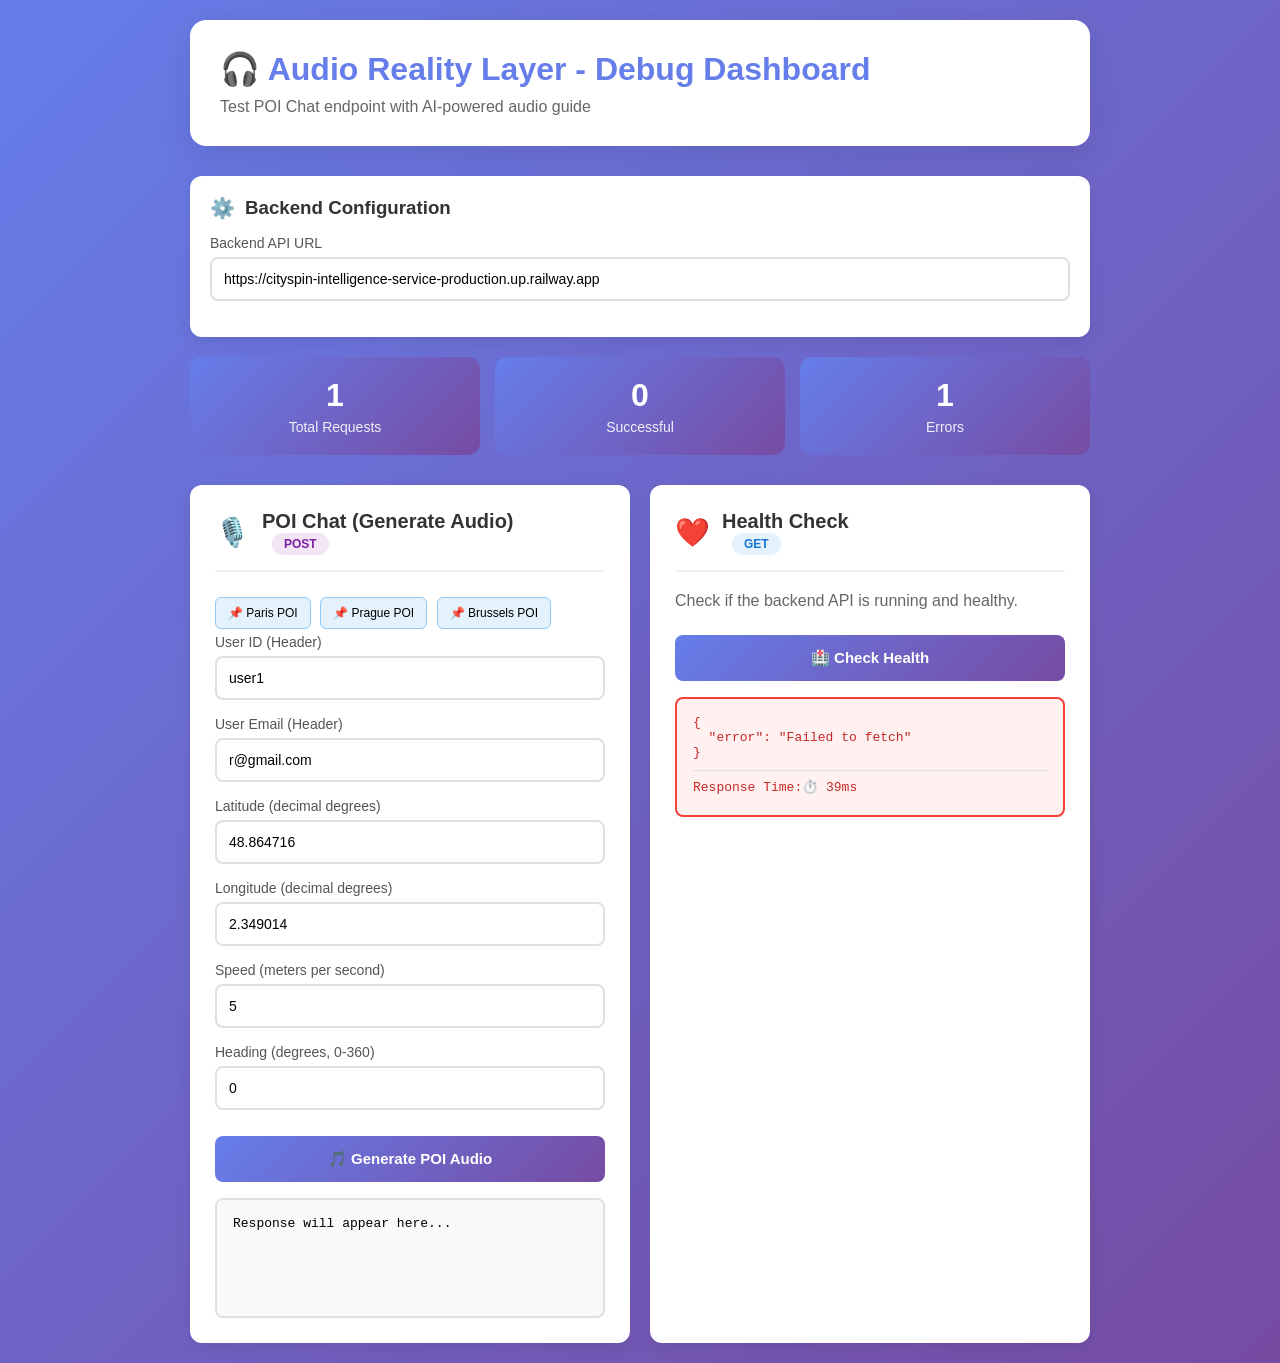
<file: index-old 2.html>
<!DOCTYPE html>
<html lang="en">
<head>
    <meta charset="UTF-8">
    <meta name="viewport" content="width=device-width, initial-scale=1.0">
    <title>Audio Reality Layer - Debug Dashboard</title>

    <style>
        * {
            margin: 0;
            padding: 0;
            box-sizing: border-box;
        }

        body {
            font-family: -apple-system, BlinkMacSystemFont, 'Segoe UI', Roboto, Oxygen, Ubuntu, Cantarell, sans-serif;
            background: linear-gradient(135deg, #667eea 0%, #764ba2 100%);
            min-height: 100vh;
            padding: 20px;
        }

        .container {
            max-width: 900px;
            margin: 0 auto;
        }

        .header {
            background: white;
            padding: 30px;
            border-radius: 16px;
            box-shadow: 0 8px 32px rgba(0,0,0,0.1);
            margin-bottom: 30px;
        }

        .header h1 {
            color: #667eea;
            font-size: 32px;
            margin-bottom: 10px;
        }

        .header p {
            color: #666;
            font-size: 16px;
        }

        .config-section {
            background: white;
            padding: 20px;
            border-radius: 12px;
            margin-bottom: 20px;
            box-shadow: 0 4px 16px rgba(0,0,0,0.08);
        }

        .config-section h3 {
            color: #333;
            margin-bottom: 15px;
            display: flex;
            align-items: center;
            gap: 10px;
        }

        .config-section h3::before {
            content: "⚙️";
            font-size: 20px;
        }

        .grid {
            display: grid;
            grid-template-columns: repeat(auto-fit, minmax(400px, 1fr));
            gap: 20px;
        }

        .card {
            background: white;
            border-radius: 12px;
            padding: 25px;
            box-shadow: 0 4px 16px rgba(0,0,0,0.08);
            transition: transform 0.2s, box-shadow 0.2s;
        }

        .card:hover {
            transform: translateY(-4px);
            box-shadow: 0 8px 32px rgba(0,0,0,0.12);
        }

        .card-header {
            display: flex;
            align-items: center;
            gap: 12px;
            margin-bottom: 20px;
            padding-bottom: 15px;
            border-bottom: 2px solid #f0f0f0;
        }

        .card-icon {
            font-size: 28px;
        }

        .card-title {
            font-size: 20px;
            font-weight: 600;
            color: #333;
        }

        .form-group {
            margin-bottom: 16px;
        }

        label {
            display: block;
            margin-bottom: 6px;
            color: #555;
            font-weight: 500;
            font-size: 14px;
        }

        input, select, textarea {
            width: 100%;
            padding: 12px;
            border: 2px solid #e0e0e0;
            border-radius: 8px;
            font-size: 14px;
            transition: border-color 0.2s;
        }

        input:focus, select:focus, textarea:focus {
            outline: none;
            border-color: #667eea;
        }

        .input-group {
            display: flex;
            gap: 10px;
        }

        button {
            background: linear-gradient(135deg, #667eea 0%, #764ba2 100%);
            color: white;
            border: none;
            padding: 14px 24px;
            border-radius: 8px;
            font-size: 15px;
            font-weight: 600;
            cursor: pointer;
            width: 100%;
            transition: transform 0.2s, box-shadow 0.2s;
            margin-top: 10px;
        }

        button:hover {
            transform: translateY(-2px);
            box-shadow: 0 6px 20px rgba(102, 126, 234, 0.4);
        }

        button:active {
            transform: translateY(0);
        }

        .response-area {
            background: #f8f9fa;
            border: 2px solid #e0e0e0;
            border-radius: 8px;
            padding: 16px;
            margin-top: 16px;
            min-height: 120px;
            max-height: 300px;
            overflow-y: auto;
            font-family: 'Courier New', monospace;
            font-size: 13px;
            white-space: pre-wrap;
            word-break: break-all;
        }

        .response-success {
            border-color: #4caf50;
            background: #f1f8f4;
        }

        .response-error {
            border-color: #f44336;
            background: #fef1f0;
            color: #c62828;
        }

        .loading {
            display: inline-block;
            width: 16px;
            height: 16px;
            border: 2px solid #f3f3f3;
            border-top: 2px solid #667eea;
            border-radius: 50%;
            animation: spin 1s linear infinite;
            margin-left: 10px;
        }

        @keyframes spin {
            0% { transform: rotate(0deg); }
            100% { transform: rotate(360deg); }
        }

        .badge {
            display: inline-block;
            padding: 4px 12px;
            border-radius: 12px;
            font-size: 12px;
            font-weight: 600;
            margin-left: 10px;
        }

        .badge-get {
            background: #e3f2fd;
            color: #1976d2;
        }

        .badge-post {
            background: #f3e5f5;
            color: #7b1fa2;
        }

        .stats {
            display: grid;
            grid-template-columns: repeat(3, 1fr);
            gap: 15px;
            margin-bottom: 30px;
        }

        .stat-box {
            background: linear-gradient(135deg, #667eea 0%, #764ba2 100%);
            color: white;
            padding: 20px;
            border-radius: 12px;
            text-align: center;
        }

        .stat-value {
            font-size: 32px;
            font-weight: 700;
            margin-bottom: 5px;
        }

        .stat-label {
            font-size: 14px;
            opacity: 0.9;
        }

        .audio-player {
            margin-top: 15px;
            width: 100%;
        }

        .quick-fill {
            background: #e3f2fd;
            border: 1px solid #90caf9;
            padding: 8px 12px;
            border-radius: 6px;
            font-size: 12px;
            cursor: pointer;
            display: inline-block;
            margin: 5px 5px 5px 0;
            transition: background 0.2s;
        }

        .quick-fill:hover {
            background: #bbdefb;
        }

        .audio-section {
            margin-top: 15px;
            padding: 15px;
            background: #f0f4ff;
            border-radius: 8px;
            border: 2px dashed #667eea;
        }

        .audio-section h4 {
            color: #667eea;
            margin-bottom: 10px;
            font-size: 14px;
        }

        .script-display {
            background: #fff;
            border: 2px solid #667eea;
            border-radius: 8px;
            padding: 12px;
            margin-top: 10px;
            font-size: 14px;
            line-height: 1.6;
            color: #333;
        }
    </style>
</head>
<body>
    <div class="container">
        <div class="header">
            <h1>🎧 Audio Reality Layer - Debug Dashboard</h1>
            <p>Test POI Chat endpoint with AI-powered audio guide</p>
        </div>

        <!-- Configuration -->
        <div class="config-section">
            <h3>Backend Configuration</h3>
            <div class="form-group">
                <label>Backend API URL</label>
                <input type="text" id="apiUrl" value="https://cityspin-intelligence-service-production.up.railway.app" placeholder="https://your-api-url.com">
            </div>
        </div>

        <!-- Stats -->
        <div class="stats">
            <div class="stat-box">
                <div class="stat-value" id="totalRequests">0</div>
                <div class="stat-label">Total Requests</div>
            </div>
            <div class="stat-box">
                <div class="stat-value" id="successCount">0</div>
                <div class="stat-label">Successful</div>
            </div>
            <div class="stat-box">
                <div class="stat-value" id="errorCount">0</div>
                <div class="stat-label">Errors</div>
            </div>
        </div>

        <!-- API Endpoints -->
        <div class="grid">
            <!-- POI Chat Endpoint -->
            <div class="card">
                <div class="card-header">
                    <span class="card-icon">🎙️</span>
                    <div>
                        <div class="card-title">POI Chat (Generate Audio)</div>
                        <span class="badge badge-post">POST</span>
                    </div>
                </div>

                <div class="quick-fill" onclick="fillPOIParis()">📌 Paris POI</div>
                <div class="quick-fill" onclick="fillPOIPrague()">📌 Prague POI</div>
                <div class="quick-fill" onclick="fillPOIBrussels()">📌 Brussels POI</div>

                <div class="form-group">
                    <label>User ID (Header)</label>
                    <input type="text" id="poi_chat_userId" value="user1">
                </div>

                <div class="form-group">
                    <label>User Email (Header)</label>
                    <input type="email" id="poi_chat_email" value="r@gmail.com">
                </div>

                <div class="form-group">
                    <label>Latitude (decimal degrees)</label>
                    <input type="number" step="0.000001" id="poi_chat_lat" placeholder="e.g., 48.864716" value="48.864716">
                </div>

                <div class="form-group">
                    <label>Longitude (decimal degrees)</label>
                    <input type="number" step="0.000001" id="poi_chat_lon" placeholder="e.g., 2.349014" value="2.349014">
                </div>

                <div class="form-group">
                    <label>Speed (meters per second)</label>
                    <input type="number" step="0.1" id="poi_chat_speed" placeholder="e.g., 5" value="5">
                </div>

                <div class="form-group">
                    <label>Heading (degrees, 0-360)</label>
                    <input type="number" step="1" id="poi_chat_heading" placeholder="e.g., 0" value="0">
                </div>

                <button onclick="chatPOI()">🎵 Generate POI Audio</button>
                <div class="response-area" id="poi_chat_response">Response will appear here...</div>

                <div class="audio-section" id="poi_chat_audio_section" style="display:none;">
                    <h4>🎙️ Generated POI Audio (Auto-playing...)</h4>
                    <div class="script-display" id="poi_chat_script"></div>
                    <audio id="poi_chat_audio_player" class="audio-player" controls autoplay></audio>
                </div>
            </div>

            <!-- Health Check -->
            <div class="card">
                <div class="card-header">
                    <span class="card-icon">❤️</span>
                    <div>
                        <div class="card-title">Health Check</div>
                        <span class="badge badge-get">GET</span>
                    </div>
                </div>

                <p style="color: #666; margin-bottom: 15px;">Check if the backend API is running and healthy.</p>

                <button onclick="healthCheck()">🏥 Check Health</button>
                <div class="response-area" id="health_response">Response will appear here...</div>
            </div>
        </div>
    </div>

    <!-- API Functions -->
    <script>
        let totalRequests = 0;
        let successCount = 0;
        let errorCount = 0;

        function updateStats() {
            document.getElementById('totalRequests').textContent = totalRequests;
            document.getElementById('successCount').textContent = successCount;
            document.getElementById('errorCount').textContent = errorCount;
        }

        function getTimingClass(duration) {
            if (duration > 10000) return 'very-slow';  // >10s
            if (duration > 3000) return 'slow';         // >3s
            return '';                                  // <3s
        }

        function getApiUrl() {
            return document.getElementById('apiUrl').value.replace(/\/$/, '');
        }

        // function showLoading(elementId) {
        //     document.getElementById(elementId).innerHTML = '<div class="loading"></div> Loading...';
        // }

        function showLoading(elementId) {
            const element = document.getElementById(elementId);
            element.innerHTML = '<div class="loading"></div> Loading...';
            element.className = 'response-area';
        }

        // function showResponse(elementId, data, isError = false) {
        //     const element = document.getElementById(elementId);
        //     element.textContent = JSON.stringify(data, null, 2);
        //     element.className = isError ? 'response-area response-error' : 'response-area response-success';
        // }

        

        function showResponse(elementId, data, isError = false, duration = null) {
            const element = document.getElementById(elementId);
            
            let content = '';
            
            // Add response content first
            content += `<pre>${JSON.stringify(data, null, 2)}</pre>`;
            
            // Add timing footer if duration provided
            if (duration !== null) {
                const timingClass = getTimingClass(duration);
                content += `<div class="response-header" style="margin-top: 10px; margin-bottom: 0; padding-top: 8px; padding-bottom: 0; border-top: 1px solid #e0e0e0; border-bottom: none;">`;
                content += `<span>Response Time:</span>`;
                content += `<span class="timing-badge ${timingClass}">⏱️ ${Math.round(duration)}ms</span>`;
                content += `</div>`;
            }
            console.log(`⏱️ ${Math.round(duration)}ms`);
            
            element.innerHTML = content;
            element.className = isError ? 'response-area response-error' : 'response-area response-success';
        }

        // Quick fill POI locations
        function fillPOIParis() {
            document.getElementById('poi_chat_lat').value = '48.864716';
            document.getElementById('poi_chat_lon').value = '2.349014';
        }

        function fillPOIPrague() {
            document.getElementById('poi_chat_lat').value = '50.073658';
            document.getElementById('poi_chat_lon').value = '14.418540';
        }

        function fillPOIBrussels() {
            document.getElementById('poi_chat_lat').value = '50.847767';
            document.getElementById('poi_chat_lon').value = '4.349394';
        }

        // POI Chat Endpoint
        async function chatPOI() {
            showLoading('poi_chat_response');
            totalRequests++;
            updateStats();

            const startTime = performance.now();


            try {
                const response = await fetch(`${getApiUrl()}/api/v1/chat/poi`, {
                    method: 'POST',
                    headers: {
                        'Content-Type': 'application/json',
                        'X-User-Id': document.getElementById('poi_chat_userId').value,
                        'X-User-Email': document.getElementById('poi_chat_email').value,
                        'X-User-Email-Verified': 'true'
                    },
                    body: JSON.stringify({
                        event: "POI_EVENT",
                        latitude: parseFloat(document.getElementById('poi_chat_lat').value),
                        longitude: parseFloat(document.getElementById('poi_chat_lon').value),
                        speed_mps: parseFloat(document.getElementById('poi_chat_speed').value),
                        heading_deg: parseFloat(document.getElementById('poi_chat_heading').value)
                    })
                });

                const data = await response.json();

                const endTime = performance.now();
                const duration = endTime - startTime;

                if (response.ok) {
                    successCount++;
                    showResponse('poi_chat_response', data);

                    // Display audio section with script
                    document.getElementById('poi_chat_audio_section').style.display = 'block';
                    document.getElementById('poi_chat_script').textContent = data.content.script;
                    
                    // Set audio URL and auto-play
                    const audioPlayer = document.getElementById('poi_chat_audio_player');
                    audioPlayer.src = data.content.audio_url;
                    
                    // Auto-play the audio
                    audioPlayer.play().catch(error => {
                        console.log('Auto-play failed (browser policy):', error);
                        showResponse('poi_chat_response', {
                            ...data,
                            note: 'Audio ready! Click play if it didn\'t auto-start.'
                        });
                    });
                } else {
                    errorCount++;
                    showResponse('poi_chat_response', data, true);
                }
            } catch (error) {
                const endTime = performance.now();
                const duration = endTime - startTime;
                errorCount++;
                showResponse('poi_chat_response', { error: error.message }, true, duration);
            }
            updateStats();
        }

        // Health Check
        async function healthCheck() {
            showLoading('health_response');
            totalRequests++;
            updateStats();

            const startTime = performance.now();

            try {
                const response = await fetch(`${getApiUrl()}/api/v1/health`, {
                    method: 'GET',
                    headers: {
                        'Content-Type': 'application/json'
                    }
                });

                const data = await response.json();
                const endTime = performance.now();
                const duration = endTime - startTime;

                if (response.ok) {
                    successCount++;
                    showResponse('health_response', data, false, duration);
                } else {
                    errorCount++;
                    showResponse('health_response', data, true, duration);
                }
            } catch (error) {
                errorCount++;
                const endTime = performance.now();
                const duration = endTime - startTime;
                showResponse('health_response', { error: error.message }, true, duration);
            }
            updateStats();
        }

        // Auto health check on load
        window.addEventListener('load', () => {
            setTimeout(healthCheck, 500);
        });
    </script>
</body>
</html>
</file>
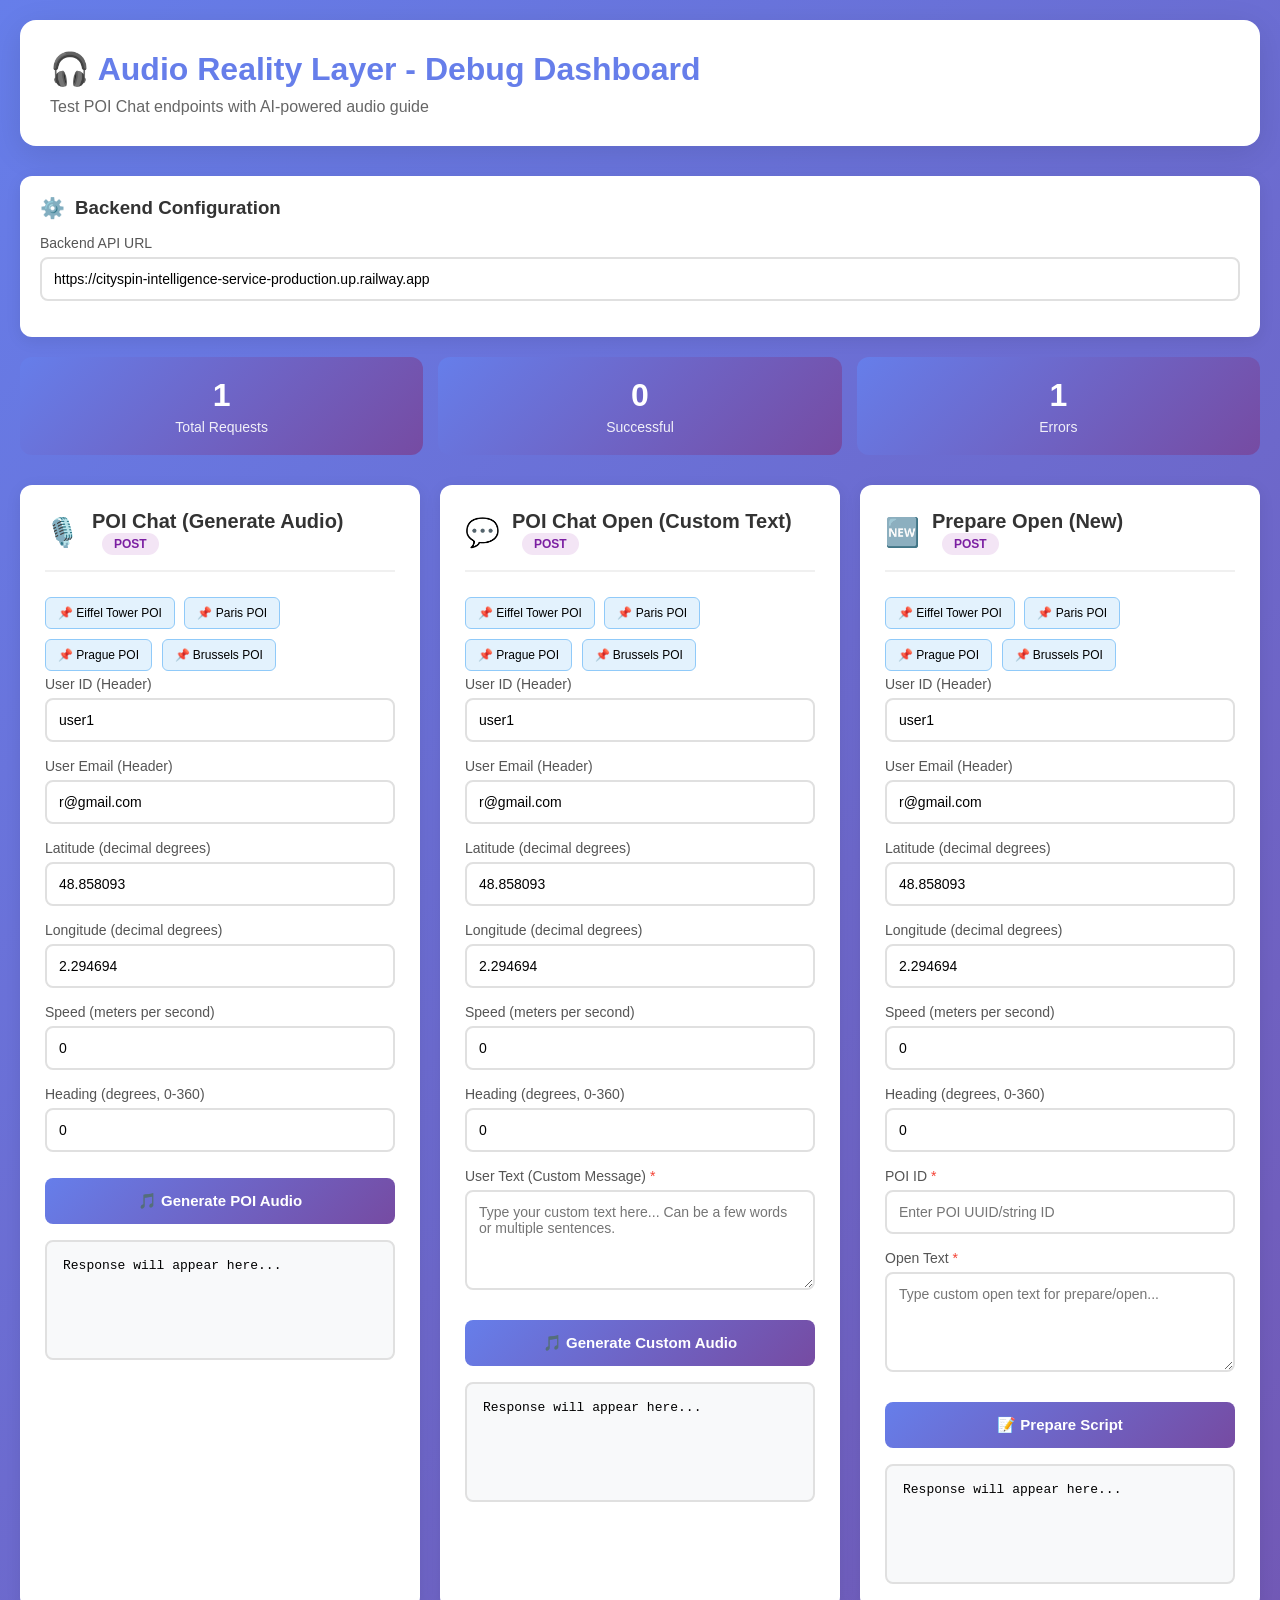
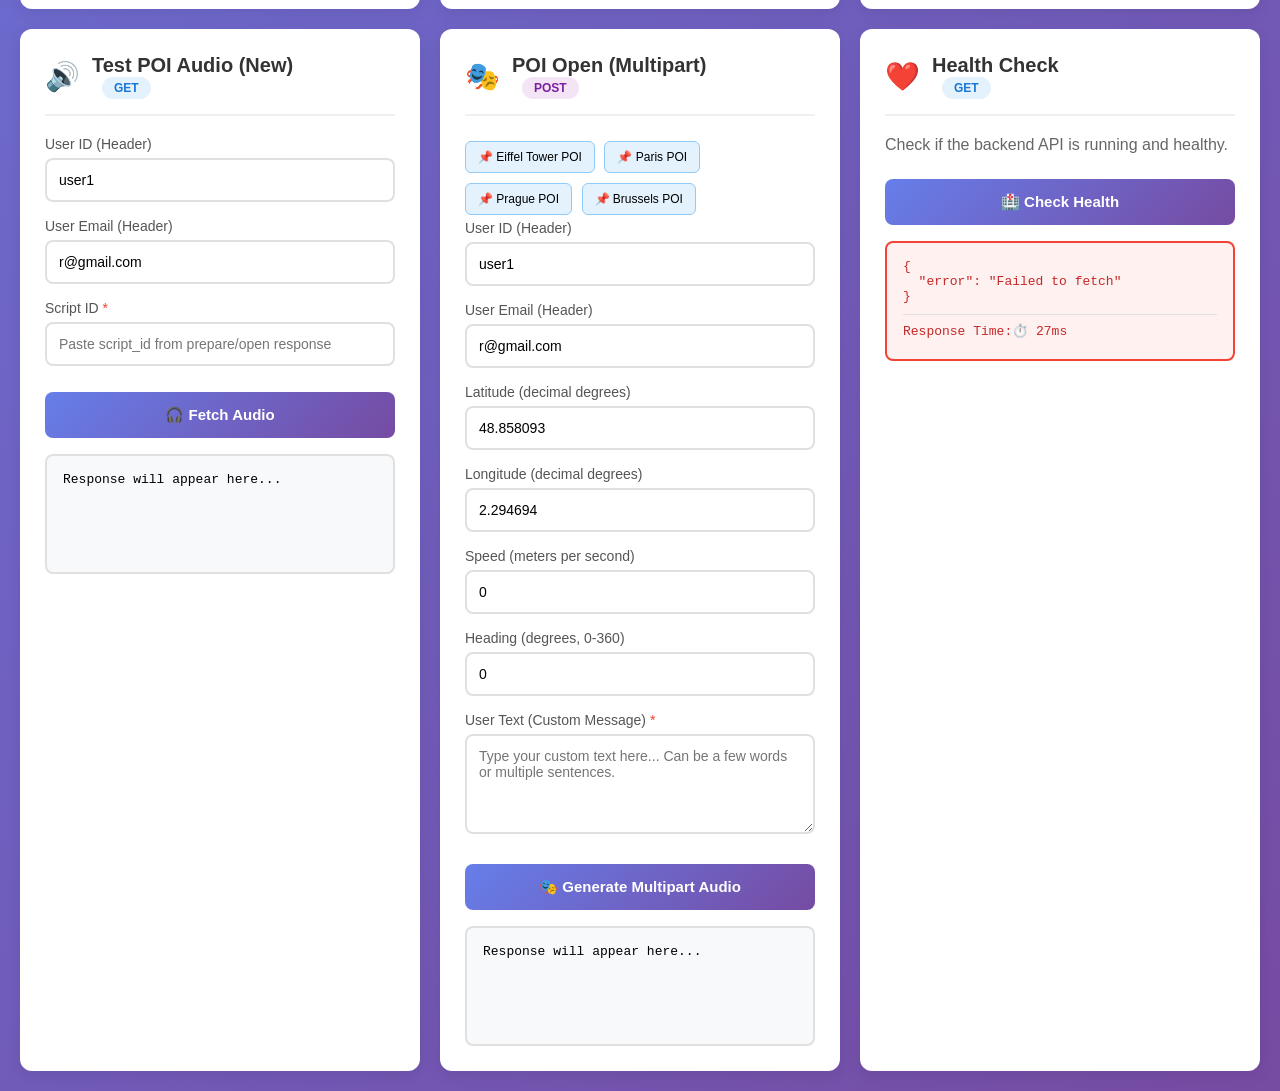
<file: index-old 3.html>
<!DOCTYPE html>
<html lang="en">
<head>
    <meta charset="UTF-8">
    <meta name="viewport" content="width=device-width, initial-scale=1.0">
    <title>Audio Reality Layer - Debug Dashboard</title>

    <style>
        * {
            margin: 0;
            padding: 0;
            box-sizing: border-box;
        }

        body {
            font-family: -apple-system, BlinkMacSystemFont, 'Segoe UI', Roboto, Oxygen, Ubuntu, Cantarell, sans-serif;
            background: linear-gradient(135deg, #667eea 0%, #764ba2 100%);
            min-height: 100vh;
            padding: 20px;
        }

        .container {
            max-width: 1400px;
            margin: 0 auto;
        }

        .header {
            background: white;
            padding: 30px;
            border-radius: 16px;
            box-shadow: 0 8px 32px rgba(0,0,0,0.1);
            margin-bottom: 30px;
        }

        .header h1 {
            color: #667eea;
            font-size: 32px;
            margin-bottom: 10px;
        }

        .header p {
            color: #666;
            font-size: 16px;
        }

        .config-section {
            background: white;
            padding: 20px;
            border-radius: 12px;
            margin-bottom: 20px;
            box-shadow: 0 4px 16px rgba(0,0,0,0.08);
        }

        .config-section h3 {
            color: #333;
            margin-bottom: 15px;
            display: flex;
            align-items: center;
            gap: 10px;
        }

        .config-section h3::before {
            content: "⚙️";
            font-size: 20px;
        }

        .grid {
            display: grid;
            grid-template-columns: repeat(auto-fit, minmax(400px, 1fr));
            gap: 20px;
        }

        .card {
            background: white;
            border-radius: 12px;
            padding: 25px;
            box-shadow: 0 4px 16px rgba(0,0,0,0.08);
            transition: transform 0.2s, box-shadow 0.2s;
        }

        .card:hover {
            transform: translateY(-4px);
            box-shadow: 0 8px 32px rgba(0,0,0,0.12);
        }

        .card-header {
            display: flex;
            align-items: center;
            gap: 12px;
            margin-bottom: 20px;
            padding-bottom: 15px;
            border-bottom: 2px solid #f0f0f0;
        }

        .card-icon {
            font-size: 28px;
        }

        .card-title {
            font-size: 20px;
            font-weight: 600;
            color: #333;
        }

        .form-group {
            margin-bottom: 16px;
        }

        label {
            display: block;
            margin-bottom: 6px;
            color: #555;
            font-weight: 500;
            font-size: 14px;
        }

        input, select, textarea {
            width: 100%;
            padding: 12px;
            border: 2px solid #e0e0e0;
            border-radius: 8px;
            font-size: 14px;
            transition: border-color 0.2s;
            font-family: -apple-system, BlinkMacSystemFont, 'Segoe UI', Roboto, Oxygen, Ubuntu, Cantarell, sans-serif;
        }

        textarea {
            resize: vertical;
            min-height: 100px;
        }

        input:focus, select:focus, textarea:focus {
            outline: none;
            border-color: #667eea;
        }

        .input-group {
            display: flex;
            gap: 10px;
        }

        button {
            background: linear-gradient(135deg, #667eea 0%, #764ba2 100%);
            color: white;
            border: none;
            padding: 14px 24px;
            border-radius: 8px;
            font-size: 15px;
            font-weight: 600;
            cursor: pointer;
            width: 100%;
            transition: transform 0.2s, box-shadow 0.2s;
            margin-top: 10px;
        }

        button:hover {
            transform: translateY(-2px);
            box-shadow: 0 6px 20px rgba(102, 126, 234, 0.4);
        }

        button:active {
            transform: translateY(0);
        }

        .response-area {
            background: #f8f9fa;
            border: 2px solid #e0e0e0;
            border-radius: 8px;
            padding: 16px;
            margin-top: 16px;
            min-height: 120px;
            max-height: 300px;
            overflow-y: auto;
            font-family: 'Courier New', monospace;
            font-size: 13px;
            white-space: pre-wrap;
            word-break: break-all;
        }

        .response-success {
            border-color: #4caf50;
            background: #f1f8f4;
        }

        .response-error {
            border-color: #f44336;
            background: #fef1f0;
            color: #c62828;
        }

        .loading {
            display: inline-block;
            width: 16px;
            height: 16px;
            border: 2px solid #f3f3f3;
            border-top: 2px solid #667eea;
            border-radius: 50%;
            animation: spin 1s linear infinite;
            margin-left: 10px;
        }

        @keyframes spin {
            0% { transform: rotate(0deg); }
            100% { transform: rotate(360deg); }
        }

        .badge {
            display: inline-block;
            padding: 4px 12px;
            border-radius: 12px;
            font-size: 12px;
            font-weight: 600;
            margin-left: 10px;
        }

        .badge-get {
            background: #e3f2fd;
            color: #1976d2;
        }

        .badge-post {
            background: #f3e5f5;
            color: #7b1fa2;
        }

        .stats {
            display: grid;
            grid-template-columns: repeat(3, 1fr);
            gap: 15px;
            margin-bottom: 30px;
        }

        .stat-box {
            background: linear-gradient(135deg, #667eea 0%, #764ba2 100%);
            color: white;
            padding: 20px;
            border-radius: 12px;
            text-align: center;
        }

        .stat-value {
            font-size: 32px;
            font-weight: 700;
            margin-bottom: 5px;
        }

        .stat-label {
            font-size: 14px;
            opacity: 0.9;
        }

        .audio-player {
            margin-top: 15px;
            width: 100%;
        }

        .quick-fill {
            background: #e3f2fd;
            border: 1px solid #90caf9;
            padding: 8px 12px;
            border-radius: 6px;
            font-size: 12px;
            cursor: pointer;
            display: inline-block;
            margin: 5px 5px 5px 0;
            transition: background 0.2s;
        }

        .quick-fill:hover {
            background: #bbdefb;
        }

        .audio-section {
            margin-top: 15px;
            padding: 15px;
            background: #f0f4ff;
            border-radius: 8px;
            border: 2px dashed #667eea;
        }

        .audio-section h4 {
            color: #667eea;
            margin-bottom: 10px;
            font-size: 14px;
        }

        .script-display {
            background: #fff;
            border: 2px solid #667eea;
            border-radius: 8px;
            padding: 12px;
            margin-top: 10px;
            font-size: 14px;
            line-height: 1.6;
            color: #333;
        }
    </style>
</head>
<body>
    <div class="container">
        <div class="header">
            <h1>🎧 Audio Reality Layer - Debug Dashboard</h1>
            <p>Test POI Chat endpoints with AI-powered audio guide</p>
        </div>

        <!-- Configuration -->
        <div class="config-section">
            <h3>Backend Configuration</h3>
            <div class="form-group">
                <label>Backend API URL</label>
                <input type="text" id="apiUrl" value="https://cityspin-intelligence-service-production.up.railway.app" placeholder="https://your-api-url.com">
            </div>
        </div>

        <!-- Stats -->
        <div class="stats">
            <div class="stat-box">
                <div class="stat-value" id="totalRequests">0</div>
                <div class="stat-label">Total Requests</div>
            </div>
            <div class="stat-box">
                <div class="stat-value" id="successCount">0</div>
                <div class="stat-label">Successful</div>
            </div>
            <div class="stat-box">
                <div class="stat-value" id="errorCount">0</div>
                <div class="stat-label">Errors</div>
            </div>
        </div>

        <!-- API Endpoints -->
        <div class="grid">
            <!-- POI Chat Endpoint -->
            <div class="card">
                <div class="card-header">
                    <span class="card-icon">🎙️</span>
                    <div>
                        <div class="card-title">POI Chat (Generate Audio)</div>
                        <span class="badge badge-post">POST</span>
                    </div>
                </div>
                
                <div class="quick-fill" onclick="fillPOIEiffelTower()">📌 Eiffel Tower POI</div>
                <div class="quick-fill" onclick="fillPOIParis()">📌 Paris POI</div>
                <div class="quick-fill" onclick="fillPOIPrague()">📌 Prague POI</div>
                <div class="quick-fill" onclick="fillPOIBrussels()">📌 Brussels POI</div>

                <div class="form-group">
                    <label>User ID (Header)</label>
                    <input type="text" id="poi_chat_userId" value="user1">
                </div>

                <div class="form-group">
                    <label>User Email (Header)</label>
                    <input type="email" id="poi_chat_email" value="r@gmail.com">
                </div>

                <div class="form-group">
                    <label>Latitude (decimal degrees)</label>
                    <input type="number" step="0.000001" id="poi_chat_lat" placeholder="e.g., 48.864716" value="48.858093">
                </div>

                <div class="form-group">
                    <label>Longitude (decimal degrees)</label>
                    <input type="number" step="0.000001" id="poi_chat_lon" placeholder="e.g., 2.349014" value="2.294694">
                </div>

                <div class="form-group">
                    <label>Speed (meters per second)</label>
                    <input type="number" step="0.1" id="poi_chat_speed" placeholder="e.g., 5" value="0">
                </div>

                <div class="form-group">
                    <label>Heading (degrees, 0-360)</label>
                    <input type="number" step="1" id="poi_chat_heading" placeholder="e.g., 0" value="0">
                </div>

                <button onclick="chatPOI()">🎵 Generate POI Audio</button>
                <div class="response-area" id="poi_chat_response">Response will appear here...</div>

                <div class="audio-section" id="poi_chat_audio_section" style="display:none;">
                    <h4>🎙️ Generated POI Audio (Auto-playing...)</h4>
                    <div class="script-display" id="poi_chat_script"></div>
                    <audio id="poi_chat_audio_player" class="audio-player" controls autoplay></audio>
                </div>
            </div>

            <!-- POI Chat Open Endpoint -->
            <div class="card">
                <div class="card-header">
                    <span class="card-icon">💬</span>
                    <div>
                        <div class="card-title">POI Chat Open (Custom Text)</div>
                        <span class="badge badge-post">POST</span>
                    </div>
                </div>

                <div class="quick-fill" onclick="fillPOIOpenEiffelTower()">📌 Eiffel Tower POI</div>
                <div class="quick-fill" onclick="fillPOIOpenParis()">📌 Paris POI</div>
                <div class="quick-fill" onclick="fillPOIOpenPrague()">📌 Prague POI</div>
                <div class="quick-fill" onclick="fillPOIOpenBrussels()">📌 Brussels POI</div>

                <div class="form-group">
                    <label>User ID (Header)</label>
                    <input type="text" id="poi_open_userId" value="user1">
                </div>

                <div class="form-group">
                    <label>User Email (Header)</label>
                    <input type="email" id="poi_open_email" value="r@gmail.com">
                </div>

                <div class="form-group">
                    <label>Latitude (decimal degrees)</label>
                    <input type="number" step="0.000001" id="poi_open_lat" placeholder="e.g., 48.864716" value="48.858093">
                </div>

                <div class="form-group">
                    <label>Longitude (decimal degrees)</label>
                    <input type="number" step="0.000001" id="poi_open_lon" placeholder="e.g., 2.349014" value="2.294694">
                </div>

                <div class="form-group">
                    <label>Speed (meters per second)</label>
                    <input type="number" step="0.1" id="poi_open_speed" placeholder="e.g., 5" value="0">
                </div>

                <div class="form-group">
                    <label>Heading (degrees, 0-360)</label>
                    <input type="number" step="1" id="poi_open_heading" placeholder="e.g., 0" value="0">
                </div>

                <div class="form-group">
                    <label>User Text (Custom Message) <span style="color: #f44336;">*</span></label>
                    <textarea id="poi_open_text" placeholder="Type your custom text here... Can be a few words or multiple sentences." required></textarea>
                </div>

                <button onclick="chatPOIOpen()">🎵 Generate Custom Audio</button>
                <div class="response-area" id="poi_open_response">Response will appear here...</div>

                <div class="audio-section" id="poi_open_audio_section" style="display:none;">
                    <h4>🎙️ Generated Custom Audio (Auto-playing...)</h4>
                    <div class="script-display" id="poi_open_script"></div>
                    <audio id="poi_open_audio_player" class="audio-player" controls autoplay></audio>
                </div>
            </div>

            <!-- Prepare Open Endpoint (New) -->
            <div class="card">
                <div class="card-header">
                    <span class="card-icon">🆕</span>
                    <div>
                        <div class="card-title">Prepare Open (New)</div>
                        <span class="badge badge-post">POST</span>
                    </div>
                </div>

                <div class="quick-fill" onclick="fillPrepareOpenEiffelTower()">📌 Eiffel Tower POI</div>
                <div class="quick-fill" onclick="fillPrepareOpenParis()">📌 Paris POI</div>
                <div class="quick-fill" onclick="fillPrepareOpenPrague()">📌 Prague POI</div>
                <div class="quick-fill" onclick="fillPrepareOpenBrussels()">📌 Brussels POI</div>

                <div class="form-group">
                    <label>User ID (Header)</label>
                    <input type="text" id="prepare_open_userId" value="user1">
                </div>

                <div class="form-group">
                    <label>User Email (Header)</label>
                    <input type="email" id="prepare_open_email" value="r@gmail.com">
                </div>

                <div class="form-group">
                    <label>Latitude (decimal degrees)</label>
                    <input type="number" step="0.000001" id="prepare_open_lat" value="48.858093">
                </div>

                <div class="form-group">
                    <label>Longitude (decimal degrees)</label>
                    <input type="number" step="0.000001" id="prepare_open_lon" value="2.294694">
                </div>

                <div class="form-group">
                    <label>Speed (meters per second)</label>
                    <input type="number" step="0.1" id="prepare_open_speed" value="0">
                </div>

                <div class="form-group">
                    <label>Heading (degrees, 0-360)</label>
                    <input type="number" step="1" id="prepare_open_heading" value="0">
                </div>

                <div class="form-group">
                    <label>POI ID <span style="color: #f44336;">*</span></label>
                    <input type="text" id="prepare_open_poi_id" placeholder="Enter POI UUID/string ID" required>
                </div>

                <div class="form-group">
                    <label>Open Text <span style="color: #f44336;">*</span></label>
                    <textarea id="prepare_open_text" placeholder="Type custom open text for prepare/open..." required></textarea>
                </div>

                <button onclick="prepareOpenOnly()">📝 Prepare Script</button>
                <div class="response-area" id="prepare_open_response">Response will appear here...</div>
            </div>

            <!-- Test POI Audio Endpoint (New) -->
            <div class="card">
                <div class="card-header">
                    <span class="card-icon">🔊</span>
                    <div>
                        <div class="card-title">Test POI Audio (New)</div>
                        <span class="badge badge-get">GET</span>
                    </div>
                </div>

                <div class="form-group">
                    <label>User ID (Header)</label>
                    <input type="text" id="prepare_audio_userId" value="user1">
                </div>

                <div class="form-group">
                    <label>User Email (Header)</label>
                    <input type="email" id="prepare_audio_email" value="r@gmail.com">
                </div>

                <div class="form-group">
                    <label>Script ID <span style="color: #f44336;">*</span></label>
                    <input type="text" id="prepare_audio_script_id" placeholder="Paste script_id from prepare/open response">
                </div>

                <button onclick="fetchPoiAudioOnly()">🎧 Fetch Audio</button>
                <div class="response-area" id="prepare_audio_response">Response will appear here...</div>

                <div class="audio-section" id="prepare_audio_section" style="display:none;">
                    <h4>🎙️ Test POI Audio</h4>
                    <audio id="prepare_audio_player" class="audio-player" controls autoplay></audio>
                </div>
            </div>


            <!-- POI Chat Open Multipart Endpoint -->
            <div class="card">
                <div class="card-header">
                    <span class="card-icon">🎭</span>
                    <div>
                        <div class="card-title">POI Open (Multipart)</div>
                        <span class="badge badge-post">POST</span>
                    </div>
                </div>

                <div class="quick-fill" onclick="fillPOIMultiEiffelTower()">📌 Eiffel Tower POI</div>
                <div class="quick-fill" onclick="fillPOIMultiParis()">📌 Paris POI</div>
                <div class="quick-fill" onclick="fillPOIMultiPrague()">📌 Prague POI</div>
                <div class="quick-fill" onclick="fillPOIMultiBrussels()">📌 Brussels POI</div>

                <div class="form-group">
                    <label>User ID (Header)</label>
                    <input type="text" id="poi_multi_userId" value="user1">
                </div>

                <div class="form-group">
                    <label>User Email (Header)</label>
                    <input type="email" id="poi_multi_email" value="r@gmail.com">
                </div>

                <div class="form-group">
                    <label>Latitude (decimal degrees)</label>
                    <input type="number" step="0.000001" id="poi_multi_lat" placeholder="e.g., 48.864716" value="48.858093">
                </div>

                <div class="form-group">
                    <label>Longitude (decimal degrees)</label>
                    <input type="number" step="0.000001" id="poi_multi_lon" placeholder="e.g., 2.349014" value="2.294694">
                </div>

                <div class="form-group">
                    <label>Speed (meters per second)</label>
                    <input type="number" step="0.1" id="poi_multi_speed" placeholder="e.g., 5" value="0">
                </div>

                <div class="form-group">
                    <label>Heading (degrees, 0-360)</label>
                    <input type="number" step="1" id="poi_multi_heading" placeholder="e.g., 0" value="0">
                </div>

                <div class="form-group">
                    <label>User Text (Custom Message) <span style="color: #f44336;">*</span></label>
                    <textarea id="poi_multi_text" placeholder="Type your custom text here... Can be a few words or multiple sentences." required></textarea>
                </div>

                <button onclick="chatPOIMultipart()">🎭 Generate Multipart Audio</button>
                <div class="response-area" id="poi_multi_response">Response will appear here...</div>

                <div class="audio-section" id="poi_multi_audio_section" style="display:none;">
                    <h4>📊 Metadata</h4>
                    <div class="script-display" id="poi_multi_metadata"></div>
                    <h4 style="margin-top: 15px;">🎙️ Audio (Auto-playing...)</h4>
                    <audio id="poi_multi_audio_player" class="audio-player" controls autoplay></audio>
                </div>
            </div>

            <!-- Health Check -->
            <div class="card">
                <div class="card-header">
                    <span class="card-icon">❤️</span>
                    <div>
                        <div class="card-title">Health Check</div>
                        <span class="badge badge-get">GET</span>
                    </div>
                </div>

                <p style="color: #666; margin-bottom: 15px;">Check if the backend API is running and healthy.</p>

                <button onclick="healthCheck()">🏥 Check Health</button>
                <div class="response-area" id="health_response">Response will appear here...</div>
            </div>
        </div>
    </div>

    <!-- API Functions -->
    <script>
        let totalRequests = 0;
        let successCount = 0;
        let errorCount = 0;

        function updateStats() {
            document.getElementById('totalRequests').textContent = totalRequests;
            document.getElementById('successCount').textContent = successCount;
            document.getElementById('errorCount').textContent = errorCount;
        }

        function getTimingClass(duration) {
            if (duration > 10000) return 'very-slow';  // >10s
            if (duration > 3000) return 'slow';         // >3s
            return '';                                  // <3s
        }

        function getApiUrl() {
            return document.getElementById('apiUrl').value.replace(/\/$/, '');
        }

        function showLoading(elementId) {
            const element = document.getElementById(elementId);
            element.innerHTML = '<div class="loading"></div> Loading...';
            element.className = 'response-area';
        }

        function showResponse(elementId, data, isError = false, duration = null) {
            const element = document.getElementById(elementId);
            
            let content = '';
            
            // Add response content first
            content += `<pre>${JSON.stringify(data, null, 2)}</pre>`;
            
            // Add timing footer if duration provided
            if (duration !== null) {
                const timingClass = getTimingClass(duration);
                content += `<div class="response-header" style="margin-top: 10px; margin-bottom: 0; padding-top: 8px; padding-bottom: 0; border-top: 1px solid #e0e0e0; border-bottom: none;">`;
                content += `<span>Response Time:</span>`;
                content += `<span class="timing-badge ${timingClass}">⏱️ ${Math.round(duration)}ms</span>`;
                content += `</div>`;
            }
            console.log(`⏱️ ${Math.round(duration)}ms`);
            
            element.innerHTML = content;
            element.className = isError ? 'response-area response-error' : 'response-area response-success';
        }

        // Quick fill POI locations (original endpoint)

        function fillPOIEiffelTower() {
            document.getElementById('poi_chat_lat').value = '48.858093';
            document.getElementById('poi_chat_lon').value = '2.294694';
        }

        function fillPOIParis() {
            document.getElementById('poi_chat_lat').value = '48.864716';
            document.getElementById('poi_chat_lon').value = '2.349014';
        }

        function fillPOIPrague() {
            document.getElementById('poi_chat_lat').value = '50.073658';
            document.getElementById('poi_chat_lon').value = '14.418540';
        }

        function fillPOIBrussels() {
            document.getElementById('poi_chat_lat').value = '50.847767';
            document.getElementById('poi_chat_lon').value = '4.349394';
        }

        // Quick fill POI locations (open endpoint)
        function fillPOIOpenEiffelTower() {
            document.getElementById('poi_open_lat').value = '48.858093';
            document.getElementById('poi_open_lon').value = '2.294694';
        }

        function fillPOIOpenParis() {
            document.getElementById('poi_open_lat').value = '48.864716';
            document.getElementById('poi_open_lon').value = '2.349014';
        }

        function fillPOIOpenPrague() {
            document.getElementById('poi_open_lat').value = '50.073658';
            document.getElementById('poi_open_lon').value = '14.418540';
        }

        function fillPOIOpenBrussels() {
            document.getElementById('poi_open_lat').value = '50.847767';
            document.getElementById('poi_open_lon').value = '4.349394';
        }

        // Quick fill POI locations (new prepare/open + test/poi endpoints)
        function fillPrepareOpenEiffelTower() {
            document.getElementById('prepare_open_lat').value = '48.858093';
            document.getElementById('prepare_open_lon').value = '2.294694';
            document.getElementById('prepare_open_poi_id').value = '16';
        }

        function fillPrepareOpenParis() {
            document.getElementById('prepare_open_lat').value = '48.864716';
            document.getElementById('prepare_open_lon').value = '2.349014';
            document.getElementById('prepare_open_poi_id').value = '17';
        }

        function fillPrepareOpenPrague() {
            document.getElementById('prepare_open_lat').value = '50.073658';
            document.getElementById('prepare_open_lon').value = '14.418540';
            document.getElementById('prepare_open_poi_id').value = '18';
        }

        function fillPrepareOpenBrussels() {
            document.getElementById('prepare_open_lat').value = '50.847767';
            document.getElementById('prepare_open_lon').value = '4.349394';
            document.getElementById('prepare_open_poi_id').value = '19';
        }

        // Quick fill POI locations (multipart endpoint)
        function fillPOIMultiEiffelTower() {
            document.getElementById('poi_multi_lat').value = '48.858093';
            document.getElementById('poi_multi_lon').value = '2.294694';
        }

        function fillPOIMultiParis() {
            document.getElementById('poi_multi_lat').value = '48.864716';
            document.getElementById('poi_multi_lon').value = '2.349014';
        }

        function fillPOIMultiPrague() {
            document.getElementById('poi_multi_lat').value = '50.073658';
            document.getElementById('poi_multi_lon').value = '14.418540';
        }

        function fillPOIMultiBrussels() {
            document.getElementById('poi_multi_lat').value = '50.847767';
            document.getElementById('poi_multi_lon').value = '4.349394';
        }

        // POI Chat Endpoint
        async function chatPOI() {
            showLoading('poi_chat_response');
            totalRequests++;
            updateStats();

            const startTime = performance.now();

            try {
                const response = await fetch(`${getApiUrl()}/api/v1/chat/poi`, {
                    method: 'POST',
                    headers: {
                        'Content-Type': 'application/json',
                        'X-User-Id': document.getElementById('poi_chat_userId').value,
                        'X-User-Email': document.getElementById('poi_chat_email').value,
                        'X-User-Email-Verified': 'true'
                    },
                    body: JSON.stringify({
                        event: "POI_EVENT",
                        latitude: parseFloat(document.getElementById('poi_chat_lat').value),
                        longitude: parseFloat(document.getElementById('poi_chat_lon').value),
                        speed_mps: parseFloat(document.getElementById('poi_chat_speed').value),
                        heading_deg: parseFloat(document.getElementById('poi_chat_heading').value)
                    })
                });

                const data = await response.json();

                const endTime = performance.now();
                const duration = endTime - startTime;

                if (response.ok) {
                    successCount++;
                    showResponse('poi_chat_response', data, false, duration);

                    // Display audio section with script
                    document.getElementById('poi_chat_audio_section').style.display = 'block';
                    document.getElementById('poi_chat_script').textContent = data.content.script;
                    
                    // Set audio URL and auto-play
                    const audioPlayer = document.getElementById('poi_chat_audio_player');
                    audioPlayer.src = data.content.audio_url;
                    
                    // Auto-play the audio
                    audioPlayer.play().catch(error => {
                        console.log('Auto-play failed (browser policy):', error);
                        showResponse('poi_chat_response', {
                            ...data,
                            note: 'Audio ready! Click play if it didn\'t auto-start.'
                        }, false, duration);
                    });
                } else {
                    errorCount++;
                    showResponse('poi_chat_response', data, true, duration);
                }
            } catch (error) {
                const endTime = performance.now();
                const duration = endTime - startTime;
                errorCount++;
                showResponse('poi_chat_response', { error: error.message }, true, duration);
            }
            updateStats();
        }

        // POI Chat Open Endpoint
        async function chatPOIOpen() {
            // Validate that user_text is not empty
            const userText = document.getElementById('poi_open_text').value.trim();
            if (!userText) {
                showResponse('poi_open_response', { 
                    error: 'User text is required. Please enter your custom message.' 
                }, true);
                return;
            }

            showLoading('poi_open_response');
            totalRequests++;
            updateStats();

            const startTime = performance.now();

            try {
                const response = await fetch(`${getApiUrl()}/api/v1/chat/poi/open`, {
                    method: 'POST',
                    headers: {
                        'Content-Type': 'application/json',
                        'X-User-Id': document.getElementById('poi_open_userId').value,
                        'X-User-Email': document.getElementById('poi_open_email').value,
                        'X-User-Email-Verified': 'true'
                    },
                    body: JSON.stringify({
                        event: "POI_EVENT",
                        latitude: parseFloat(document.getElementById('poi_open_lat').value),
                        longitude: parseFloat(document.getElementById('poi_open_lon').value),
                        speed_mps: parseFloat(document.getElementById('poi_open_speed').value),
                        heading_deg: parseFloat(document.getElementById('poi_open_heading').value),
                        user_text: userText
                    })
                });

                const data = await response.json();

                const endTime = performance.now();
                const duration = endTime - startTime;

                if (response.ok) {
                    successCount++;
                    showResponse('poi_open_response', data, false, duration);

                    // Display audio section with script
                    document.getElementById('poi_open_audio_section').style.display = 'block';
                    document.getElementById('poi_open_script').textContent = data.content.script;
                    
                    // Set audio URL and auto-play
                    const audioPlayer = document.getElementById('poi_open_audio_player');
                    audioPlayer.src = data.content.audio_url;
                    
                    // Auto-play the audio
                    audioPlayer.play().catch(error => {
                        console.log('Auto-play failed (browser policy):', error);
                        showResponse('poi_open_response', {
                            ...data,
                            note: 'Audio ready! Click play if it didn\'t auto-start.'
                        }, false, duration);
                    });
                } else {
                    errorCount++;
                    showResponse('poi_open_response', data, true, duration);
                }
            } catch (error) {
                const endTime = performance.now();
                const duration = endTime - startTime;
                errorCount++;
                showResponse('poi_open_response', { error: error.message }, true, duration);
            }
            updateStats();
        }

        async function prepareOpenOnly() {
            const openText = document.getElementById('prepare_open_text').value.trim();
            const poiId = document.getElementById('prepare_open_poi_id').value.trim();
            if (!openText) {
                showResponse('prepare_open_response', { error: 'Open text is required.' }, true);
                return;
            }
            if (!poiId) {
                showResponse('prepare_open_response', { error: 'POI ID is required.' }, true);
                return;
            }

            showLoading('prepare_open_response');
            totalRequests++;
            updateStats();
            const startTime = performance.now();

            try {
                const headers = {
                    'Content-Type': 'application/json',
                    'X-User-Id': document.getElementById('prepare_open_userId').value,
                    'X-User-Email': document.getElementById('prepare_open_email').value,
                    'X-User-Email-Verified': 'false'
                };

                const prepareResponse = await fetch(`${getApiUrl()}/api/v1/test/poi/prepare/open`, {
                    method: 'POST',
                    headers,
                    body: JSON.stringify({
                        latitude: parseFloat(document.getElementById('prepare_open_lat').value),
                        longitude: parseFloat(document.getElementById('prepare_open_lon').value),
                        speed_mps: parseFloat(document.getElementById('prepare_open_speed').value),
                        heading_deg: parseFloat(document.getElementById('prepare_open_heading').value),
                        poi_id: poiId,
                        open_text: openText
                    })
                });

                const prepareData = await prepareResponse.json();
                const duration = performance.now() - startTime;
                if (!prepareResponse.ok) {
                    errorCount++;
                    showResponse('prepare_open_response', prepareData, true, duration);
                    updateStats();
                    return;
                }

                if (!prepareData.script_id) {
                    throw new Error('prepare/open did not return script_id');
                }

                successCount++;
                showResponse('prepare_open_response', prepareData, false, duration);
                document.getElementById('prepare_audio_script_id').value = prepareData.script_id;
            } catch (error) {
                const duration = performance.now() - startTime;
                errorCount++;
                showResponse('prepare_open_response', { error: error.message }, true, duration);
            }
            updateStats();
        }

        async function fetchPoiAudioOnly() {
            const scriptId = document.getElementById('prepare_audio_script_id').value.trim();
            if (!scriptId) {
                showResponse('prepare_audio_response', { error: 'Script ID is required.' }, true);
                return;
            }

            showLoading('prepare_audio_response');
            totalRequests++;
            updateStats();
            const startTime = performance.now();

            try {
                const headers = {
                    'X-User-Id': document.getElementById('prepare_audio_userId').value,
                    'X-User-Email': document.getElementById('prepare_audio_email').value,
                    'X-User-Email-Verified': 'false'
                };

                const response = await fetch(`${getApiUrl()}/api/v1/audio/test/poi/${encodeURIComponent(scriptId)}`, {
                    method: 'GET',
                    headers
                });

                const duration = performance.now() - startTime;
                const contentType = response.headers.get('Content-Type') || '';
                if (!response.ok) {
                    const errorText = await response.text();
                    errorCount++;
                    showResponse('prepare_audio_response', { error: errorText }, true, duration);
                    updateStats();
                    return;
                }

                if (contentType.includes('audio/mpeg') || contentType.startsWith('audio/')) {
                    const audioBlob = await response.blob();
                    const audioPlayer = document.getElementById('prepare_audio_player');

                    if (audioPlayer.dataset.objectUrl) {
                        URL.revokeObjectURL(audioPlayer.dataset.objectUrl);
                        delete audioPlayer.dataset.objectUrl;
                    }

                    const objectUrl = URL.createObjectURL(audioBlob);
                    audioPlayer.src = objectUrl;
                    audioPlayer.dataset.objectUrl = objectUrl;
                    document.getElementById('prepare_audio_section').style.display = 'block';

                    successCount++;
                    showResponse('prepare_audio_response', {
                        script_id: scriptId,
                        status: 'audio_stream_ready'
                    }, false, duration);

                    audioPlayer.play().catch(error => {
                        console.log('Auto-play failed (browser policy):', error);
                    });
                } else {
                    const payload = await response.json();
                    const status = (payload.status || '').toLowerCase();

                    if (status === 'failed') {
                        errorCount++;
                        showResponse('prepare_audio_response', {
                            ...payload,
                            error: payload.message || 'Audio generation failed.'
                        }, true, duration);
                        updateStats();
                        return;
                    }

                    if (status === 'completed') {
                        if (!payload.audio_url) {
                            errorCount++;
                            showResponse('prepare_audio_response', {
                                ...payload,
                                error: 'Completed status returned without audio_url.'
                            }, true, duration);
                            updateStats();
                            return;
                        }

                        const audioPlayer = document.getElementById('prepare_audio_player');
                        if (audioPlayer.dataset.objectUrl) {
                            URL.revokeObjectURL(audioPlayer.dataset.objectUrl);
                            delete audioPlayer.dataset.objectUrl;
                        }

                        audioPlayer.src = payload.audio_url;
                        document.getElementById('prepare_audio_section').style.display = 'block';
                        audioPlayer.play().catch(error => {
                            console.log('Auto-play failed (browser policy):', error);
                        });
                    }

                    successCount++;
                    showResponse('prepare_audio_response', payload, false, duration);
                }
            } catch (error) {
                const duration = performance.now() - startTime;
                errorCount++;
                showResponse('prepare_audio_response', { error: error.message }, true, duration);
            }

            updateStats();
        }


        // Parse multipart/mixed response
        function parseMultipartResponse(arrayBuffer, boundary) {
            const decoder = new TextDecoder('utf-8');
            const text = decoder.decode(arrayBuffer);
            
            // Split by boundary
            const parts = text.split(`--${boundary}`);
            
            let jsonData = null;
            let audioBlob = null;
            
            for (let part of parts) {
                if (part.includes('Content-Type: application/json')) {
                    // Extract JSON
                    const jsonMatch = part.match(/\r?\n\r?\n([\s\S]+?)(\r?\n|$)/);
                    if (jsonMatch) {
                        try {
                            jsonData = JSON.parse(jsonMatch[1].trim());
                        } catch (e) {
                            console.error('Failed to parse JSON:', e);
                        }
                    }
                } else if (part.includes('Content-Type: audio/mpeg')) {
                    // Extract audio bytes
                    const audioStart = part.indexOf('\r\n\r\n') + 4;
                    if (audioStart > 3) {
                        // Convert the text representation back to binary
                        const audioText = part.substring(audioStart);
                        // We need to get the raw bytes, so we'll need to re-parse from the original buffer
                    }
                }
            }
            
            // Re-parse for audio using binary approach
            const uint8Array = new Uint8Array(arrayBuffer);
            const boundaryBytes = new TextEncoder().encode(`--${boundary}\r\n`);
            
            // Find audio part
            let audioStartIdx = -1;
            const audioMarker = new TextEncoder().encode('Content-Type: audio/mpeg');
            
            for (let i = 0; i < uint8Array.length - audioMarker.length; i++) {
                let match = true;
                for (let j = 0; j < audioMarker.length; j++) {
                    if (uint8Array[i + j] !== audioMarker[j]) {
                        match = false;
                        break;
                    }
                }
                if (match) {
                    // Find the \r\n\r\n after Content-Type header
                    for (let k = i; k < uint8Array.length - 4; k++) {
                        if (uint8Array[k] === 13 && uint8Array[k+1] === 10 && 
                            uint8Array[k+2] === 13 && uint8Array[k+3] === 10) {
                            audioStartIdx = k + 4;
                            break;
                        }
                    }
                    break;
                }
            }
            
            if (audioStartIdx > -1) {
                // Find the end boundary
                const endBoundary = new TextEncoder().encode(`\r\n--${boundary}`);
                let audioEndIdx = uint8Array.length;
                
                for (let i = audioStartIdx; i < uint8Array.length - endBoundary.length; i++) {
                    let match = true;
                    for (let j = 0; j < endBoundary.length; j++) {
                        if (uint8Array[i + j] !== endBoundary[j]) {
                            match = false;
                            break;
                        }
                    }
                    if (match) {
                        audioEndIdx = i;
                        break;
                    }
                }
                
                const audioBytes = uint8Array.slice(audioStartIdx, audioEndIdx);
                audioBlob = new Blob([audioBytes], { type: 'audio/mpeg' });
            }
            
            return { jsonData, audioBlob };
        }

        // POI Chat Open Multipart Endpoint
        async function chatPOIMultipart() {
            // Validate that user_text is not empty
            const userText = document.getElementById('poi_multi_text').value.trim();
            if (!userText) {
                showResponse('poi_multi_response', { 
                    error: 'User text is required. Please enter your custom message.' 
                }, true);
                return;
            }

            showLoading('poi_multi_response');
            totalRequests++;
            updateStats();

            const startTime = performance.now();

            try {
                const response = await fetch(`${getApiUrl()}/api/v1/chat/poi/open-new`, {
                    method: 'POST',
                    headers: {
                        'Content-Type': 'application/json',
                        'X-User-Id': document.getElementById('poi_multi_userId').value,
                        'X-User-Email': document.getElementById('poi_multi_email').value,
                        'X-User-Email-Verified': 'true'
                    },
                    body: JSON.stringify({
                        event: "POI_EVENT",
                        latitude: parseFloat(document.getElementById('poi_multi_lat').value),
                        longitude: parseFloat(document.getElementById('poi_multi_lon').value),
                        speed_mps: parseFloat(document.getElementById('poi_multi_speed').value),
                        heading_deg: parseFloat(document.getElementById('poi_multi_heading').value),
                        user_text: userText
                    })
                });

                const endTime = performance.now();
                const duration = endTime - startTime;

                if (response.ok) {
                    // Get the boundary from Content-Type header
                    const contentType = response.headers.get('Content-Type');
                    const boundaryMatch = contentType.match(/boundary=([^;]+)/);
                    
                    if (!boundaryMatch) {
                        throw new Error('No boundary found in multipart response');
                    }
                    
                    const boundary = boundaryMatch[1];
                    
                    // Get response as ArrayBuffer
                    const arrayBuffer = await response.arrayBuffer();
                    
                    // Parse multipart response
                    const { jsonData, audioBlob } = parseMultipartResponse(arrayBuffer, boundary);
                    
                    if (!jsonData || !audioBlob) {
                        throw new Error('Failed to parse multipart response');
                    }
                    
                    successCount++;
                    showResponse('poi_multi_response', { 
                        status: 'success',
                        message: 'Multipart response parsed successfully',
                        metadata: jsonData
                    }, false, duration);

                    // Display audio section with metadata
                    document.getElementById('poi_multi_audio_section').style.display = 'block';
                    document.getElementById('poi_multi_metadata').textContent = JSON.stringify(jsonData, null, 2);
                    
                    // Set audio URL from blob and auto-play
                    const audioPlayer = document.getElementById('poi_multi_audio_player');
                    const audioUrl = URL.createObjectURL(audioBlob);
                    audioPlayer.src = audioUrl;
                    
                    // Auto-play the audio
                    audioPlayer.play().catch(error => {
                        console.log('Auto-play failed (browser policy):', error);
                        showResponse('poi_multi_response', {
                            status: 'success',
                            message: 'Audio ready! Click play if it didn\'t auto-start.',
                            metadata: jsonData
                        }, false, duration);
                    });
                } else {
                    errorCount++;
                    const errorText = await response.text();
                    showResponse('poi_multi_response', { error: errorText }, true, duration);
                }
            } catch (error) {
                const endTime = performance.now();
                const duration = endTime - startTime;
                errorCount++;
                showResponse('poi_multi_response', { error: error.message }, true, duration);
            }
            updateStats();
        }

        // Health Check
        async function healthCheck() {
            showLoading('health_response');
            totalRequests++;
            updateStats();

            const startTime = performance.now();

            try {
                const response = await fetch(`${getApiUrl()}/api/v1/health`, {
                    method: 'GET',
                    headers: {
                        'Content-Type': 'application/json'
                    }
                });

                const data = await response.json();
                const endTime = performance.now();
                const duration = endTime - startTime;

                if (response.ok) {
                    successCount++;
                    showResponse('health_response', data, false, duration);
                } else {
                    errorCount++;
                    showResponse('health_response', data, true, duration);
                }
            } catch (error) {
                errorCount++;
                const endTime = performance.now();
                const duration = endTime - startTime;
                showResponse('health_response', { error: error.message }, true, duration);
            }
            updateStats();
        }

        // Auto health check on load
        window.addEventListener('load', () => {
            setTimeout(healthCheck, 500);
        });
    </script>
</body>
</html>
</file>
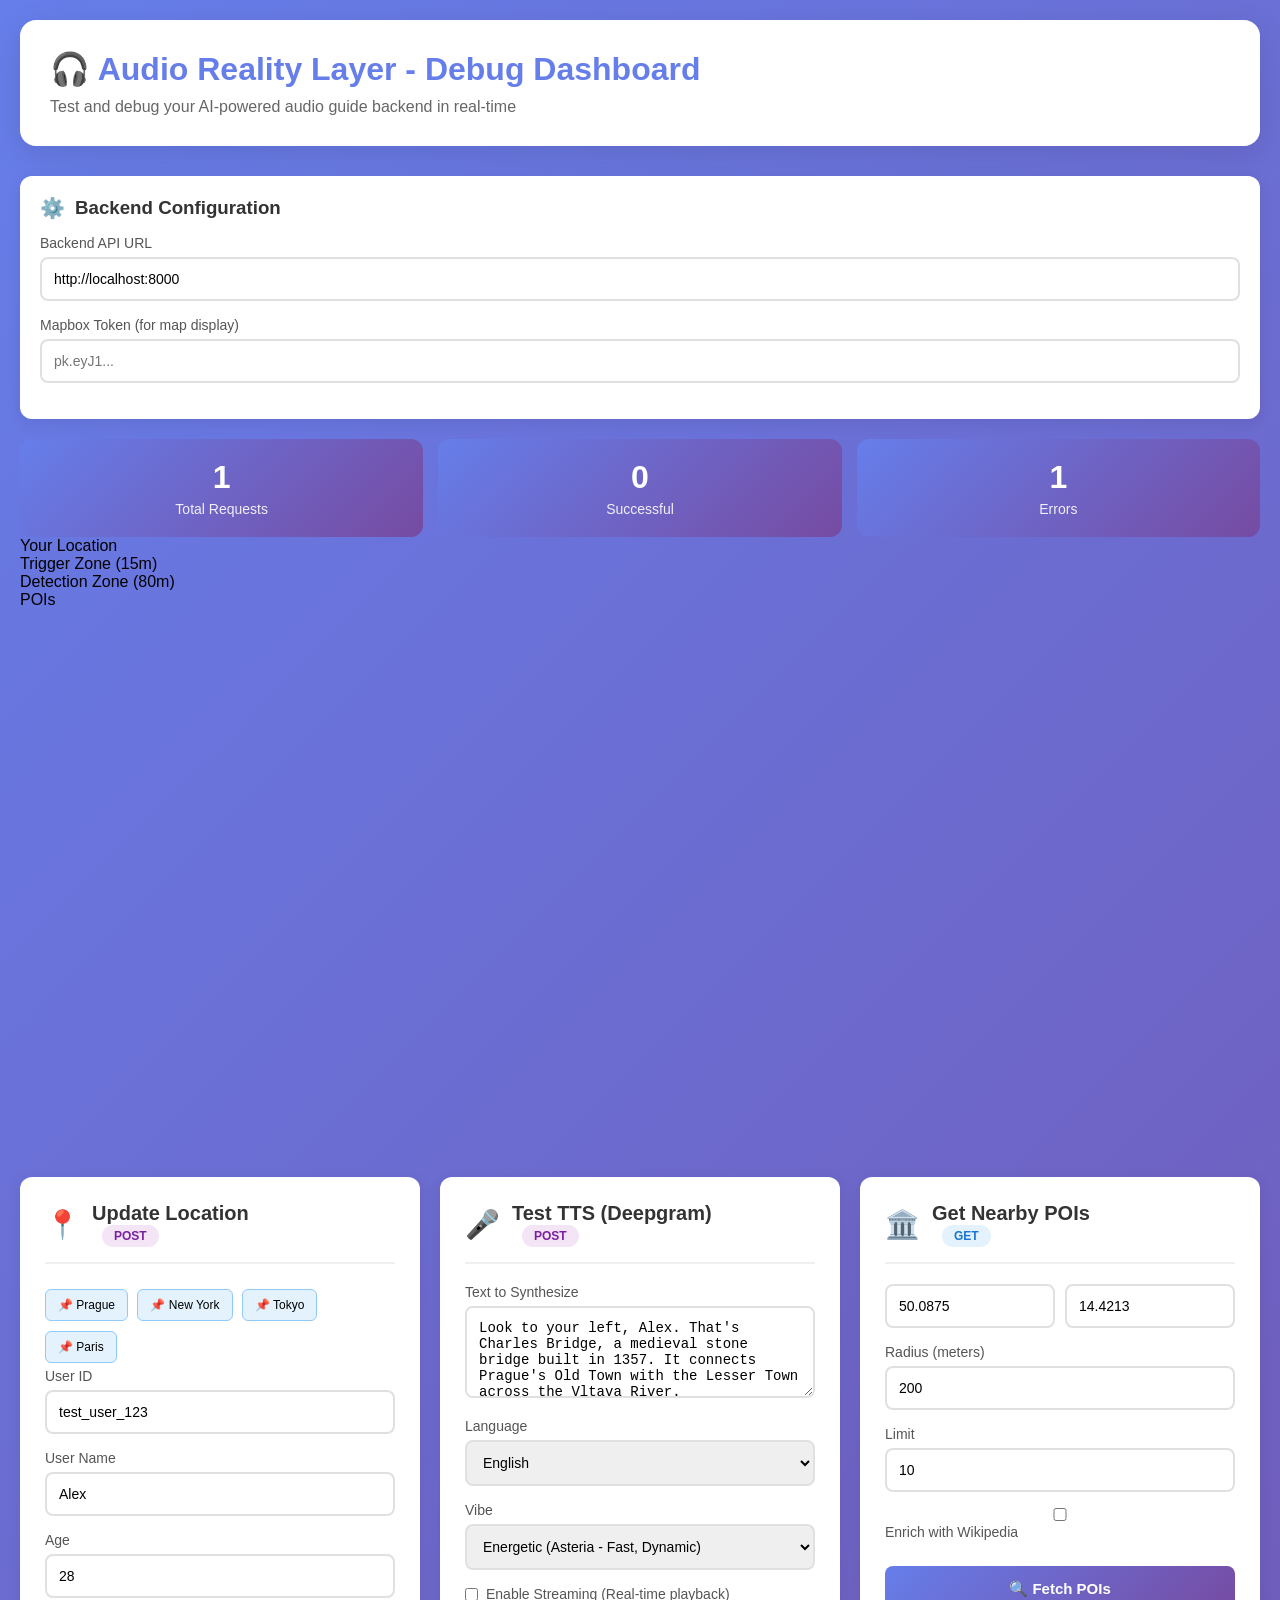
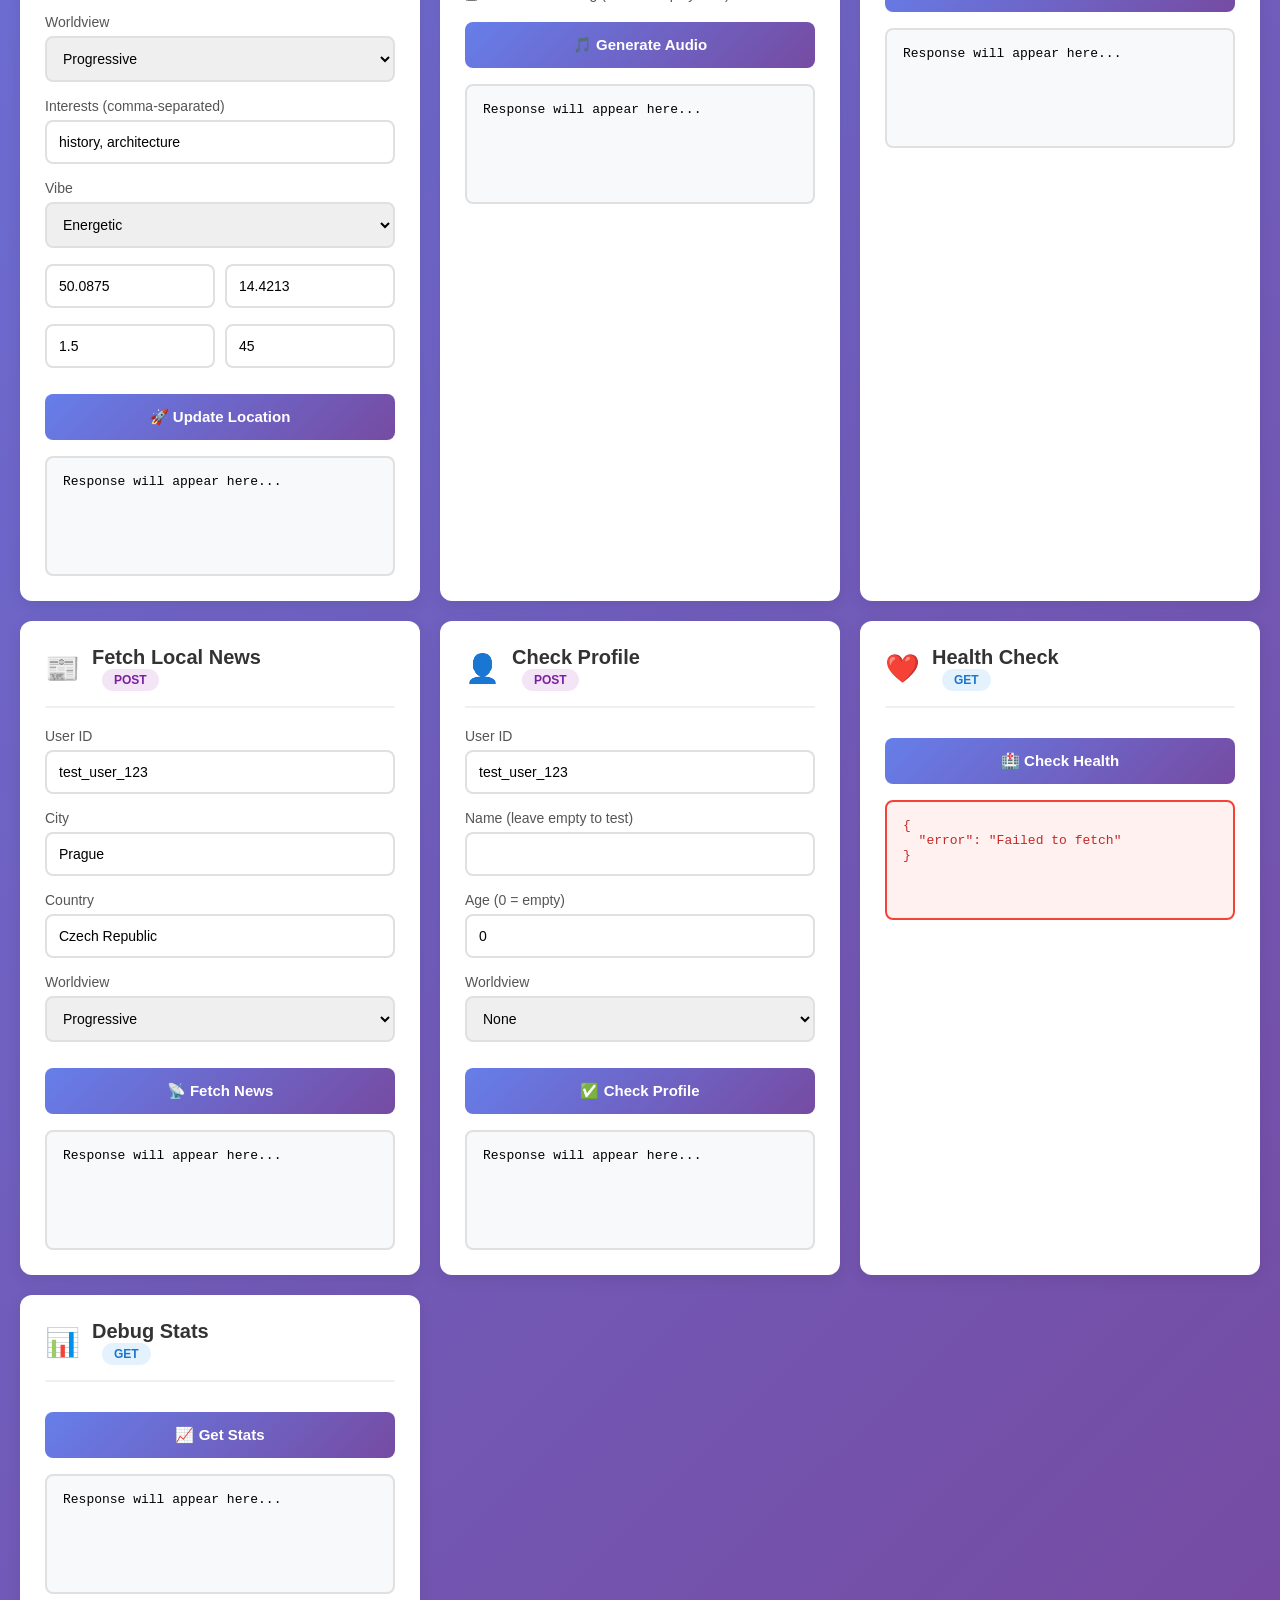
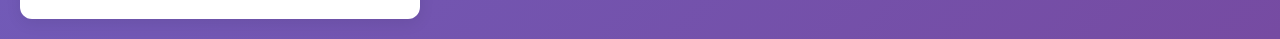
<file: index-old.html>
<!DOCTYPE html>
<html lang="en">
<head>
    <meta charset="UTF-8">
    <meta name="viewport" content="width=device-width, initial-scale=1.0">
    <title>Audio Reality Layer - Debug Dashboard</title>

    <!-- https://docs.mapbox.com/mapbox-gl-js/guides/ -->
    <link href="https://api.mapbox.com/mapbox-gl-js/v3.17.0/mapbox-gl.css" rel="stylesheet">
    <script src="https://api.mapbox.com/mapbox-gl-js/v3.17.0/mapbox-gl.js"></script>

    <style>
        * {
            margin: 0;
            padding: 0;
            box-sizing: border-box;
        }

        body {
            font-family: -apple-system, BlinkMacSystemFont, 'Segoe UI', Roboto, Oxygen, Ubuntu, Cantarell, sans-serif;
            background: linear-gradient(135deg, #667eea 0%, #764ba2 100%);
            min-height: 100vh;
            padding: 20px;
        }

        /* #map { position: absolute; top: 0; bottom: 0; width: 80%; } */
        /* #map { */
            /* height: 80%; */
            /* width: 600px; */
            /* height: 600px; */
        /* } */
        #map {
            width: 320px;
            height: 640px;
        }

        .container {
            max-width: 1400px;
            margin: 0 auto;
        }

        .header {
            background: white;
            padding: 30px;
            border-radius: 16px;
            box-shadow: 0 8px 32px rgba(0,0,0,0.1);
            margin-bottom: 30px;
        }

        .header h1 {
            color: #667eea;
            font-size: 32px;
            margin-bottom: 10px;
        }

        .header p {
            color: #666;
            font-size: 16px;
        }

        .config-section {
            background: white;
            padding: 20px;
            border-radius: 12px;
            margin-bottom: 20px;
            box-shadow: 0 4px 16px rgba(0,0,0,0.08);
        }

        .config-section h3 {
            color: #333;
            margin-bottom: 15px;
            display: flex;
            align-items: center;
            gap: 10px;
        }

        .config-section h3::before {
            content: "⚙️";
            font-size: 20px;
        }

        .grid {
            display: grid;
            grid-template-columns: repeat(auto-fit, minmax(350px, 1fr));
            gap: 20px;
        }

        .card {
            background: white;
            border-radius: 12px;
            padding: 25px;
            box-shadow: 0 4px 16px rgba(0,0,0,0.08);
            transition: transform 0.2s, box-shadow 0.2s;
        }

        .card:hover {
            transform: translateY(-4px);
            box-shadow: 0 8px 32px rgba(0,0,0,0.12);
        }

        .card-header {
            display: flex;
            align-items: center;
            gap: 12px;
            margin-bottom: 20px;
            padding-bottom: 15px;
            border-bottom: 2px solid #f0f0f0;
        }

        .card-icon {
            font-size: 28px;
        }

        .card-title {
            font-size: 20px;
            font-weight: 600;
            color: #333;
        }

        .form-group {
            margin-bottom: 16px;
        }

        label {
            display: block;
            margin-bottom: 6px;
            color: #555;
            font-weight: 500;
            font-size: 14px;
        }

        input, select, textarea {
            width: 100%;
            padding: 12px;
            border: 2px solid #e0e0e0;
            border-radius: 8px;
            font-size: 14px;
            transition: border-color 0.2s;
        }

        input:focus, select:focus, textarea:focus {
            outline: none;
            border-color: #667eea;
        }

        .input-small {
            width: calc(50% - 5px);
            display: inline-block;
        }

        .input-group {
            display: flex;
            gap: 10px;
        }

        button {
            background: linear-gradient(135deg, #667eea 0%, #764ba2 100%);
            color: white;
            border: none;
            padding: 14px 24px;
            border-radius: 8px;
            font-size: 15px;
            font-weight: 600;
            cursor: pointer;
            width: 100%;
            transition: transform 0.2s, box-shadow 0.2s;
            margin-top: 10px;
        }

        button:hover {
            transform: translateY(-2px);
            box-shadow: 0 6px 20px rgba(102, 126, 234, 0.4);
        }

        button:active {
            transform: translateY(0);
        }

        .response-area {
            background: #f8f9fa;
            border: 2px solid #e0e0e0;
            border-radius: 8px;
            padding: 16px;
            margin-top: 16px;
            min-height: 120px;
            max-height: 300px;
            overflow-y: auto;
            font-family: 'Courier New', monospace;
            font-size: 13px;
            white-space: pre-wrap;
            word-break: break-all;
        }

        .response-success {
            border-color: #4caf50;
            background: #f1f8f4;
        }

        .response-error {
            border-color: #f44336;
            background: #fef1f0;
            color: #c62828;
        }

        .loading {
            display: inline-block;
            width: 16px;
            height: 16px;
            border: 2px solid #f3f3f3;
            border-top: 2px solid #667eea;
            border-radius: 50%;
            animation: spin 1s linear infinite;
            margin-left: 10px;
        }

        @keyframes spin {
            0% { transform: rotate(0deg); }
            100% { transform: rotate(360deg); }
        }

        .badge {
            display: inline-block;
            padding: 4px 12px;
            border-radius: 12px;
            font-size: 12px;
            font-weight: 600;
            margin-left: 10px;
        }

        .badge-get {
            background: #e3f2fd;
            color: #1976d2;
        }

        .badge-post {
            background: #f3e5f5;
            color: #7b1fa2;
        }

        .stats {
            display: grid;
            grid-template-columns: repeat(3, 1fr);
            gap: 15px;
            margin-top: 20px;
        }

        .stat-box {
            background: linear-gradient(135deg, #667eea 0%, #764ba2 100%);
            color: white;
            padding: 20px;
            border-radius: 12px;
            text-align: center;
        }

        .stat-value {
            font-size: 32px;
            font-weight: 700;
            margin-bottom: 5px;
        }

        .stat-label {
            font-size: 14px;
            opacity: 0.9;
        }

        .audio-player {
            margin-top: 15px;
            width: 100%;
        }

        .quick-fill {
            background: #e3f2fd;
            border: 1px solid #90caf9;
            padding: 8px 12px;
            border-radius: 6px;
            font-size: 12px;
            cursor: pointer;
            display: inline-block;
            margin: 5px 5px 5px 0;
            transition: background 0.2s;
        }

        .quick-fill:hover {
            background: #bbdefb;
        }


        .audio-section {
            margin-top: 15px;
            padding: 15px;
            background: #f0f4ff;
            border-radius: 8px;
            border: 2px dashed #667eea;
        }

        .audio-section h4 {
            color: #667eea;
            margin-bottom: 10px;
            font-size: 14px;
        }

        .streaming-toggle {
            display: flex;
            align-items: center;
            gap: 8px;
            margin-bottom: 10px;
        }

        .streaming-toggle input[type="checkbox"] {
            width: auto;
        }
    </style>
</head>
<body>
    <div class="container">
        <div class="header">
            <h1>🎧 Audio Reality Layer - Debug Dashboard</h1>
            <p>Test and debug your AI-powered audio guide backend in real-time</p>
        </div>

        <!-- Configuration -->
        <div class="config-section">
            <h3>Backend Configuration</h3>
            <div class="form-group">
                <label>Backend API URL</label>
                <input type="text" id="apiUrl" value="http://localhost:8000" placeholder="http://localhost:8000">
            </div>
            <!-- <div class="form-group">
                <label>API Key (Optional)</label>
                <input type="text" id="apiKey" placeholder="your-api-key-here">
            </div> -->
            <div class="form-group">
                <label>Mapbox Token (for map display)</label>
                <input type="text" id="mapboxToken" placeholder="pk.eyJ1...">
            </div>
        </div>

        <!-- Stats -->
        <div class="stats">
            <div class="stat-box">
                <div class="stat-value" id="totalRequests">0</div>
                <div class="stat-label">Total Requests</div>
            </div>
            <div class="stat-box">
                <div class="stat-value" id="successCount">0</div>
                <div class="stat-label">Successful</div>
            </div>
            <div class="stat-box">
                <div class="stat-value" id="errorCount">0</div>
                <div class="stat-label">Errors</div>
            </div>
        </div>

        <div id="map">
            <div class="map-legend">
                <div class="legend-item">
                    <div class="legend-color" style="background:#667eea;"></div>
                    <span>Your Location</span>
                </div>
                <div class="legend-item">
                    <div class="legend-color" style="background:#4caf50;"></div>
                    <span>Trigger Zone (15m)</span>
                </div>
                <div class="legend-item">
                    <div class="legend-color" style="background:#ff9800;"></div>
                    <span>Detection Zone (80m)</span>
                </div>
                <div class="legend-item">
                    <div class="legend-color" style="background:#f44336;"></div>
                    <span>POIs</span>
                </div>
            </div>
        </div>

        <!-- API Endpoints -->
        <div class="grid">
            <!-- 1. Location Update -->
            <div class="card">
                <div class="card-header">
                    <span class="card-icon">📍</span>
                    <div>
                        <div class="card-title">Update Location</div>
                        <span class="badge badge-post">POST</span>
                    </div>
                </div>
                
                <div class="quick-fill" onclick="fillPrague()">📌 Prague</div>
                <div class="quick-fill" onclick="fillNewYork()">📌 New York</div>
                <div class="quick-fill" onclick="fillTokyo()">📌 Tokyo</div>
                <div class="quick-fill" onclick="fillParis()">📌 Paris</div>

                <div class="form-group">
                    <label>User ID</label>
                    <input type="text" id="loc_userId" value="test_user_123">
                </div>

                <div class="form-group">
                    <label>User Name</label>
                    <input type="text" id="loc_userName" value="Alex">
                </div>

                <div class="form-group">
                    <label>Age</label>
                    <input type="number" id="loc_age" value="28">
                </div>

                <div class="form-group">
                    <label>Worldview</label>
                    <select id="loc_worldview">
                        <option value="progressive">Progressive</option>
                        <option value="moderate">Moderate</option>
                        <option value="conservative">Conservative</option>
                    </select>
                </div>

                <div class="form-group">
                    <label>Interests (comma-separated)</label>
                    <input type="text" id="loc_interests" value="history, architecture">
                </div>

                <div class="form-group">
                    <label>Vibe</label>
                    <select id="loc_vibe">
                        <option value="energetic">Energetic</option>
                        <option value="relaxed">Relaxed</option>
                    </select>
                </div>

                <div class="form-group">
                    <div class="input-group">
                        <input type="number" step="0.0001" id="loc_lat" placeholder="Latitude" value="50.0875">
                        <input type="number" step="0.0001" id="loc_lon" placeholder="Longitude" value="14.4213">
                    </div>
                </div>

                <div class="form-group">
                    <div class="input-group">
                        <input type="number" step="0.1" id="loc_speed" placeholder="Speed (m/s)" value="1.5">
                        <input type="number" step="1" id="loc_heading" placeholder="Heading (°)" value="45">
                    </div>
                </div>

                <button onclick="updateLocation()">🚀 Update Location</button>
                <div class="response-area" id="loc_response">Response will appear here...</div>
            </div>

            <!-- 2. TTS Synthesize -->
            <div class="card">
                <div class="card-header">
                    <span class="card-icon">🎤</span>
                    <div>
                        <div class="card-title">Test TTS (Deepgram)</div>
                        <span class="badge badge-post">POST</span>
                    </div>
                </div>

                <div class="form-group">
                    <label>Text to Synthesize</label>
                    <textarea id="tts_text" rows="4" placeholder="Enter text to convert to speech...">Look to your left, Alex. That's Charles Bridge, a medieval stone bridge built in 1357. It connects Prague's Old Town with the Lesser Town across the Vltava River.</textarea>
                </div>

                <div class="form-group">
                    <label>Language</label>
                    <select id="tts_language">
                        <option value="en">English</option>
                        <option value="es">Spanish</option>
                        <option value="fr">French</option>
                        <option value="de">German</option>
                        <option value="pt">Portuguese</option>
                        <option value="it">Italian</option>
                        <option value="ja">Japanese</option>
                        <option value="ko">Korean</option>
                        <option value="hi">Hindi</option>
                    </select>
                </div>

                <div class="form-group">
                    <label>Vibe</label>
                    <select id="tts_vibe">
                        <option value="energetic">Energetic (Asteria - Fast, Dynamic)</option>
                        <option value="relaxed">Relaxed (Orpheus - Calm, Soothing)</option>
                    </select>
                </div>

                <div class="streaming-toggle">
                    <input type="checkbox" id="tts_streaming">
                    <label for="tts_streaming" style="margin:0;">Enable Streaming (Real-time playback)</label>
                </div>

                <button onclick="synthesizeTTS()">🎵 Generate Audio</button>
                <div class="response-area" id="tts_response">Response will appear here...</div>

                <div class="audio-section" id="tts_audio_section" style="display:none;">
                    <h4>🎵 Synthesized Audio</h4>
                    <audio id="tts_audio_player" class="audio-player" controls></audio>
                </div>
            </div>

            <!-- 2. Get Nearby POIs -->
            <div class="card">
                <div class="card-header">
                    <span class="card-icon">🏛️</span>
                    <div>
                        <div class="card-title">Get Nearby POIs</div>
                        <span class="badge badge-get">GET</span>
                    </div>
                </div>

                <div class="form-group">
                    <div class="input-group">
                        <input type="number" step="0.0001" id="poi_lat" placeholder="Latitude" value="50.0875">
                        <input type="number" step="0.0001" id="poi_lon" placeholder="Longitude" value="14.4213">
                    </div>
                </div>

                <div class="form-group">
                    <label>Radius (meters)</label>
                    <input type="number" id="poi_radius" value="200">
                </div>

                <div class="form-group">
                    <label>Limit</label>
                    <input type="number" id="poi_limit" value="10">
                </div>

                <div class="form-group">
                    <label>
                        <input type="checkbox" id="poi_enrich"> Enrich with Wikipedia
                    </label>
                </div>

                <button onclick="getNearbyPOIs()">🔍 Fetch POIs</button>
                <div class="response-area" id="poi_response">Response will appear here...</div>
            </div>

            <!-- 3. Fetch News -->
            <div class="card">
                <div class="card-header">
                    <span class="card-icon">📰</span>
                    <div>
                        <div class="card-title">Fetch Local News</div>
                        <span class="badge badge-post">POST</span>
                    </div>
                </div>

                <div class="form-group">
                    <label>User ID</label>
                    <input type="text" id="news_userId" value="test_user_123">
                </div>

                <div class="form-group">
                    <label>City</label>
                    <input type="text" id="news_city" value="Prague">
                </div>

                <div class="form-group">
                    <label>Country</label>
                    <input type="text" id="news_country" value="Czech Republic">
                </div>

                <div class="form-group">
                    <label>Worldview</label>
                    <select id="news_worldview">
                        <option value="progressive">Progressive</option>
                        <option value="moderate">Moderate</option>
                        <option value="conservative">Conservative</option>
                    </select>
                </div>

                <button onclick="fetchNews()">📡 Fetch News</button>
                <div class="response-area" id="news_response">Response will appear here...</div>
            </div>

            <!-- 4. Check Profile -->
            <div class="card">
                <div class="card-header">
                    <span class="card-icon">👤</span>
                    <div>
                        <div class="card-title">Check Profile</div>
                        <span class="badge badge-post">POST</span>
                    </div>
                </div>

                <div class="form-group">
                    <label>User ID</label>
                    <input type="text" id="profile_userId" value="test_user_123">
                </div>

                <div class="form-group">
                    <label>Name (leave empty to test)</label>
                    <input type="text" id="profile_name" value="">
                </div>

                <div class="form-group">
                    <label>Age (0 = empty)</label>
                    <input type="number" id="profile_age" value="0">
                </div>

                <div class="form-group">
                    <label>Worldview</label>
                    <select id="profile_worldview">
                        <option value="">None</option>
                        <option value="progressive">Progressive</option>
                        <option value="moderate">Moderate</option>
                        <option value="conservative">Conservative</option>
                    </select>
                </div>

                <button onclick="checkProfile()">✅ Check Profile</button>
                <div class="response-area" id="profile_response">Response will appear here...</div>
            </div>

            <!-- 5. Health Check -->
            <div class="card">
                <div class="card-header">
                    <span class="card-icon">❤️</span>
                    <div>
                        <div class="card-title">Health Check</div>
                        <span class="badge badge-get">GET</span>
                    </div>
                </div>

                <button onclick="healthCheck()">🏥 Check Health</button>
                <div class="response-area" id="health_response">Response will appear here...</div>
            </div>

            <!-- 6. Debug Stats -->
            <div class="card">
                <div class="card-header">
                    <span class="card-icon">📊</span>
                    <div>
                        <div class="card-title">Debug Stats</div>
                        <span class="badge badge-get">GET</span>
                    </div>
                </div>

                <button onclick="getDebugStats()">📈 Get Stats</button>
                <div class="response-area" id="stats_response">Response will appear here...</div>
            </div>
        </div>
    </div>

    <!-- https://docs.mapbox.com/mapbox-gl-js/guides/ -->
    <script>
        let map;
        let userMarker;
        let triggerCircle;
        let detectionCircle;
        let poiMarkers = [];
        let requestCount = 0;
        let currentLocation = { lat: 50.0875, lon: 14.4213 };

        // Initialize map
        function initMap() {
            const token = document.getElementById('mapboxToken').value;
            if (!token) {
                alert('Please enter your Mapbox token to display the map');
                return;
            }

            mapboxgl.accessToken = token;
            
            map = new mapboxgl.Map({
                container: 'map',
                // style: 'mapbox://styles/mapbox/streets-v12',
                style: 'mapbox://styles/mapbox/standard', // Use the standard style for the map
                center: [currentLocation.lon, currentLocation.lat],
                zoom: 16
            });

            map.addControl(new mapboxgl.NavigationControl());
            
            // Add user location marker
            updateMapLocation(currentLocation.lat, currentLocation.lon);
        }

        function updateMapLocation(lat, lon) {
            currentLocation = { lat, lon };

            if (!map) {
                initMap();
                return;
            }

            // Remove existing markers and circles
            if (userMarker) userMarker.remove();
            if (triggerCircle) map.removeLayer('trigger-circle').removeSource('trigger-circle');
            if (detectionCircle) map.removeLayer('detection-circle').removeSource('detection-circle');

            // Add user marker
            const el = document.createElement('div');
            el.style.width = '30px';
            el.style.height = '30px';
            el.style.borderRadius = '50%';
            el.style.background = '#667eea';
            el.style.border = '3px solid white';
            el.style.boxShadow = '0 2px 8px rgba(0,0,0,0.3)';

            userMarker = new mapboxgl.Marker(el)
                .setLngLat([lon, lat])
                .addTo(map);

            // Add circles
            map.on('load', () => {
                addCircles(lat, lon);
            });

            // if (map.isStyleLoaded()) {
            //     addCircles(lat, lon);
            // }

            // Center map
            map.flyTo({
                center: [lon, lat],
                zoom: 16,
                duration: 1000
            });
        }

        function addCircles(lat, lon) {
            // const radius = parseInt(document.getElementById('radius').value);
            const radius = parseInt(document.getElementById('poi_radius').value);
            console.log("addCircles radius", radius)

            // Detection circle (80m or custom radius)
            if (map.getSource('detection-circle')) {
                map.removeLayer('detection-circle');
                map.removeSource('detection-circle');
            }

            map.addSource('detection-circle', {
                type: 'geojson',
                data: createCircle([lon, lat], radius / 1000) // km
            });

            map.addLayer({
                id: 'detection-circle',
                type: 'fill',
                source: 'detection-circle',
                paint: {
                    'fill-color': '#ff9800',
                    'fill-opacity': 0.15
                }
            });

            map.addLayer({
                id: 'detection-circle-outline',
                type: 'line',
                source: 'detection-circle',
                paint: {
                    'line-color': '#ff9800',
                    'line-width': 2,
                    'line-dasharray': [2, 2]
                }
            });

            // Trigger circle (15m)
            if (map.getSource('trigger-circle')) {
                map.removeLayer('trigger-circle');
                map.removeLayer('trigger-circle-outline');
                map.removeSource('trigger-circle');
            }

            map.addSource('trigger-circle', {
                type: 'geojson',
                data: createCircle([lon, lat], 0.015) // 15m in km
            });

            map.addLayer({
                id: 'trigger-circle',
                type: 'fill',
                source: 'trigger-circle',
                paint: {
                    'fill-color': '#4caf50',
                    'fill-opacity': 0.2
                }
            });

            map.addLayer({
                id: 'trigger-circle-outline',
                type: 'line',
                source: 'trigger-circle',
                paint: {
                    'line-color': '#4caf50',
                    'line-width': 2
                }
            });
        }

        function createCircle(center, radiusInKm, points = 64) {
            const coords = {
                latitude: center[1],
                longitude: center[0]
            };

            const km = radiusInKm;
            const ret = [];
            const distanceX = km / (111.320 * Math.cos(coords.latitude * Math.PI / 180));
            const distanceY = km / 110.574;

            for (let i = 0; i < points; i++) {
                const theta = (i / points) * (2 * Math.PI);
                const x = distanceX * Math.cos(theta);
                const y = distanceY * Math.sin(theta);
                ret.push([coords.longitude + x, coords.latitude + y]);
            }
            ret.push(ret[0]);

            return {
                type: 'Feature',
                geometry: {
                    type: 'Polygon',
                    coordinates: [ret]
                }
            };
        }

        function addPOIMarkers(pois) {
            // Clear existing POI markers
            poiMarkers.forEach(marker => marker.remove());
            poiMarkers = [];

            // Add new POI markers
            pois.forEach(poi => {
                const el = document.createElement('div');
                el.style.width = '24px';
                el.style.height = '24px';
                el.style.borderRadius = '50%';
                el.style.background = '#f44336';
                el.style.border = '2px solid white';
                el.style.cursor = 'pointer';
                el.style.boxShadow = '0 2px 6px rgba(0,0,0,0.3)';

                const popup = new mapboxgl.Popup({ offset: 25 })
                    .setHTML(`
                        <div class="poi-popup">
                            <h3>${poi.name}</h3>
                            <p><strong>Category:</strong> ${poi.category}</p>
                            ${poi.description ? `<p>${poi.description.substring(0, 100)}...</p>` : ''}
                        </div>
                    `);

                const marker = new mapboxgl.Marker(el)
                    .setLngLat([poi.lon, poi.lat])
                    .setPopup(popup)
                    .addTo(map);

                poiMarkers.push(marker);
            });
        }

        // function fillPrague() {
        //     document.getElementById('lat').value = '50.0875';
        //     document.getElementById('lon').value = '14.4213';
        // }

        // function fillNewYork() {
        //     document.getElementById('lat').value = '40.7128';
        //     document.getElementById('lon').value = '-74.0060';
        // }

        // function fillTokyo() {
        //     document.getElementById('lat').value = '35.6762';
        //     document.getElementById('lon').value = '139.6503';
        // }

        // function fillParis() {
        //     document.getElementById('lat').value = '48.8566';
        //     document.getElementById('lon').value = '2.3522';
        // }

        // async function updateLocation() {
        //     const lat = parseFloat(document.getElementById('lat').value);
        //     const lon = parseFloat(document.getElementById('lon').value);
        //     const apiUrl = document.getElementById('apiUrl').value.replace(/\/$/, '');

        //     document.getElementById('loadingOverlay').classList.add('show');
        //     requestCount++;
        //     document.getElementById('requestCount').textContent = requestCount;

        //     try {
        //         const response = await fetch(`${apiUrl}/api/v1/location/update?fetch_pois=true`, {
        //             method: 'POST',
        //             headers: { 'Content-Type': 'application/json' },
        //             body: JSON.stringify({
        //                 user_id: 'debug_user',
        //                 profile: {
        //                     user_id: 'debug_user',
        //                     name: document.getElementById('userName').value,
        //                     age: 28,
        //                     language: document.getElementById('language').value,
        //                     vibe: document.getElementById('vibe').value,
        //                     worldview: 'moderate',
        //                     interests: ['history', 'architecture']
        //                 },
        //                 location: {
        //                     lat: lat,
        //                     lon: lon,
        //                     speed: parseFloat(document.getElementById('speed').value),
        //                     heading: parseFloat(document.getElementById('heading').value),
        //                     accuracy: 10.0
        //                 }
        //             })
        //         });

        //         const data = await response.json();
                
        //         // Update response display
        //         const responseEl = document.getElementById('response');
        //         responseEl.textContent = JSON.stringify(data, null, 2);
        //         responseEl.className = response.ok ? 'response-area response-success' : 'response-area response-error';

        //         // Fetch POIs to display on map
        //         const poisResponse = await fetch(
        //             `${apiUrl}/api/v1/pois/nearby?lat=${lat}&lon=${lon}&radius=${document.getElementById('radius').value}&limit=20`
        //         );
        //         const pois = await poisResponse.json();

        //         // Update map
        //         updateMapLocation(lat, lon);
        //         addPOIMarkers(pois);

        //         // Update POI list
        //         document.getElementById('poiCount').textContent = pois.length;
        //         const poiListEl = document.getElementById('poiList');
        //         poiListEl.innerHTML = pois.map(poi => `
        //             <div class="poi-item" onclick="map.flyTo({center: [${poi.lon}, ${poi.lat}], zoom: 18})">
        //                 <strong>${poi.name}</strong><br>
        //                 <small>${poi.category} · ${calculateDistance(lat, lon, poi.lat, poi.lon).toFixed(0)}m away</small>
        //             </div>
        //         `).join('');

        //     } catch (error) {
        //         const responseEl = document.getElementById('response');
        //         responseEl.textContent = JSON.stringify({ error: error.message }, null, 2);
        //         responseEl.className = 'response-area response-error';
        //     } finally {
        //         document.getElementById('loadingOverlay').classList.remove('show');
        //     }
        // }

        function calculateDistance(lat1, lon1, lat2, lon2) {
            const R = 6371000;
            const φ1 = lat1 * Math.PI/180;
            const φ2 = lat2 * Math.PI/180;
            const Δφ = (lat2-lat1) * Math.PI/180;
            const Δλ = (lon2-lon1) * Math.PI/180;
            const a = Math.sin(Δφ/2) * Math.sin(Δφ/2) +
                      Math.cos(φ1) * Math.cos(φ2) *
                      Math.sin(Δλ/2) * Math.sin(Δλ/2);
            const c = 2 * Math.atan2(Math.sqrt(a), Math.sqrt(1-a));
            return R * c;
        }

        // Initialize map when token is entered
        document.getElementById('mapboxToken').addEventListener('change', () => {
            if (document.getElementById('mapboxToken').value) {
                initMap();
            }
        });
    </script>

    <script>
        let totalRequests = 0;
        let successCount = 0;
        let errorCount = 0;

        function updateStats() {
            document.getElementById('totalRequests').textContent = totalRequests;
            document.getElementById('successCount').textContent = successCount;
            document.getElementById('errorCount').textContent = errorCount;
            console.log("update stats");
        }

        function getApiUrl() {
            return document.getElementById('apiUrl').value.replace(/\/$/, '');
        }

        function getHeaders() {
            const headers = {
                'Content-Type': 'application/json'
            };
            // Api key not required -------------
            // const apiKey = document.getElementById('apiKey').value;
            // if (apiKey) {
            //     headers['X-API-Key'] = apiKey;
            // }
            return headers;
        }

        function showLoading(elementId) {
            document.getElementById(elementId).innerHTML = '<div class="loading"></div> Loading...';
        }

        function showResponse(elementId, data, isError = false) {
            const element = document.getElementById(elementId);
            element.textContent = JSON.stringify(data, null, 2);
            element.className = isError ? 'response-area response-error' : 'response-area response-success';
        }

        // Quick fill locations
        function fillPrague() {
            document.getElementById('loc_lat').value = '50.0875';
            document.getElementById('loc_lon').value = '14.4213';
        }

        function fillNewYork() {
            document.getElementById('loc_lat').value = '40.7128';
            document.getElementById('loc_lon').value = '-74.0060';
        }

        function fillTokyo() {
            document.getElementById('loc_lat').value = '35.6762';
            document.getElementById('loc_lon').value = '139.6503';
        }

        function fillParis() {
            document.getElementById('loc_lat').value = '48.8566';
            document.getElementById('loc_lon').value = '2.3522';
        }

        // 1. Update Location
        async function updateLocation() {
            showLoading('loc_response');
            totalRequests++;
            updateStats();

            try {
                const interests = document.getElementById('loc_interests').value
                    .split(',')
                    .map(i => i.trim())
                    .filter(i => i);
                console.log("interests", interests)

                const response = await fetch(`${getApiUrl()}/api/v1/location/update?fetch_pois=true`, {
                    method: 'POST',
                    headers: getHeaders(),
                    body: JSON.stringify({
                        user_id: document.getElementById('loc_userId').value,
                        profile: {
                            user_id: document.getElementById('loc_userId').value,
                            name: document.getElementById('loc_userName').value,
                            age: parseInt(document.getElementById('loc_age').value),
                            worldview: document.getElementById('loc_worldview').value,
                            interests: interests,
                            vibe: document.getElementById('loc_vibe').value,
                            language: 'en'
                        },
                        location: {
                            lat: parseFloat(document.getElementById('loc_lat').value),
                            lon: parseFloat(document.getElementById('loc_lon').value),
                            speed: parseFloat(document.getElementById('loc_speed').value),
                            heading: parseFloat(document.getElementById('loc_heading').value),
                            accuracy: 10.0
                        }
                    })
                });

                const data = await response.json();
                if (response.ok) {
                    successCount++;
                    showResponse('loc_response', data);

                    // Fetch POIs to display on map
                    const poisResponse = await fetch(
                        `${apiUrl}/api/v1/pois/nearby?lat=${lat}&lon=${lon}&radius=${document.getElementById('radius').value}&limit=20`
                    );
                    const pois = await poisResponse.json();

                    // Update map
                    updateMapLocation(lat, lon);
                    addPOIMarkers(pois);

                    // Update POI list
                    document.getElementById('poiCount').textContent = pois.length;
                    const poiListEl = document.getElementById('poiList');
                    poiListEl.innerHTML = pois.map(poi => `
                        <div class="poi-item" onclick="map.flyTo({center: [${poi.lon}, ${poi.lat}], zoom: 18})">
                            <strong>${poi.name}</strong><br>
                            <small>${poi.category} · ${calculateDistance(lat, lon, poi.lat, poi.lon).toFixed(0)}m away</small>
                        </div>
                    `).join('');
                } else {
                    errorCount++;
                    showResponse('loc_response', data, true);
                }
            } catch (error) {
                errorCount++;
                showResponse('loc_response', { error: error.message }, true);
            }
            updateStats();
        }

        // 2. Get Nearby POIs
        async function getNearbyPOIs() {
            showLoading('poi_response');
            totalRequests++;
            updateStats();

            try {
                const lat = document.getElementById('poi_lat').value;
                const lon = document.getElementById('poi_lon').value;
                const radius = document.getElementById('poi_radius').value;
                const limit = document.getElementById('poi_limit').value;
                const enrich = document.getElementById('poi_enrich').checked;

                const url = `${getApiUrl()}/api/v1/pois/nearby?lat=${lat}&lon=${lon}&radius=${radius}&limit=${limit}&enrich=${enrich}`;
                
                const response = await fetch(url, {
                    method: 'GET',
                    headers: getHeaders()
                });

                const data = await response.json();
                if (response.ok) {
                    successCount++;
                    showResponse('poi_response', data);
                } else {
                    errorCount++;
                    showResponse('poi_response', data, true);
                }
            } catch (error) {
                errorCount++;
                showResponse('poi_response', { error: error.message }, true);
            }
            updateStats();
        }

        // 3. Fetch News
        async function fetchNews() {
            showLoading('news_response');
            totalRequests++;
            updateStats();

            try {
                const city = document.getElementById('news_city').value;
                const country = document.getElementById('news_country').value;

                const response = await fetch(`${getApiUrl()}/api/v1/news/fetch?city=${city}&country=${country}`, {
                    method: 'POST',
                    headers: getHeaders(),
                    body: JSON.stringify({
                        user_id: document.getElementById('news_userId').value,
                        name: 'Alex',
                        worldview: document.getElementById('news_worldview').value,
                        language: 'en'
                    })
                });

                const data = await response.json();
                if (response.ok) {
                    successCount++;
                    showResponse('news_response', data);
                } else {
                    errorCount++;
                    showResponse('news_response', data, true);
                }
            } catch (error) {
                errorCount++;
                showResponse('news_response', { error: error.message }, true);
            }
            updateStats();
        }

        // 4. Check Profile
        async function checkProfile() {
            showLoading('profile_response');
            totalRequests++;
            updateStats();

            try {
                const age = parseInt(document.getElementById('profile_age').value);
                const name = document.getElementById('profile_name').value;
                const worldview = document.getElementById('profile_worldview').value;

                const response = await fetch(`${getApiUrl()}/api/v1/profile/check`, {
                    method: 'POST',
                    headers: getHeaders(),
                    body: JSON.stringify({
                        user_id: document.getElementById('profile_userId').value,
                        name: name || null,
                        age: age || null,
                        worldview: worldview || null,
                        interests: [],
                        vibe: 'relaxed',
                        language: 'en'
                    })
                });

                const data = await response.json();
                if (response.ok) {
                    successCount++;
                    showResponse('profile_response', data);
                } else {
                    errorCount++;
                    showResponse('profile_response', data, true);
                }
            } catch (error) {
                errorCount++;
                showResponse('profile_response', { error: error.message }, true);
            }
            updateStats();
        }

        // 5. Health Check
        async function healthCheck() {
            showLoading('health_response');
            totalRequests++;
            updateStats();

            const apiUrl = getApiUrl();
            console.log("apiUrl", apiUrl)

            try {
                const response = await fetch(`${getApiUrl()}/api/v1/health`, {
                    method: 'GET',
                    headers: getHeaders()
                });

                const data = await response.json();
                console.log("respnse data", data)
                if (response.ok) {
                    successCount++;
                    showResponse('health_response', data);
                } else {
                    errorCount++;
                    showResponse('health_response', data, true);
                }
            } catch (error) {
                errorCount++;
                showResponse('health_response', { error: error.message }, true);
            }
            updateStats();
        }

        // 6. Debug Stats
        async function getDebugStats() {
            showLoading('stats_response');
            totalRequests++;
            updateStats();

            try {
                const response = await fetch(`${getApiUrl()}/api/v1/debug/stats`, {
                    method: 'GET',
                    headers: getHeaders()
                });

                const data = await response.json();
                if (response.ok) {
                    successCount++;
                    showResponse('stats_response', data);
                } else {
                    errorCount++;
                    showResponse('stats_response', data, true);
                }
            } catch (error) {
                errorCount++;
                showResponse('stats_response', { error: error.message }, true);
            }
            updateStats();
        }

        // 7. Synthesize TTS
        async function synthesizeTTS() {
            showLoading('tts_response');
            totalRequests++;
            updateStats();

            try {
                const streaming = document.getElementById('tts_streaming').checked;
                
                const response = await fetch(`${getApiUrl()}/api/v1/audio/synthesize`, {
                    method: 'POST',
                    headers: getHeaders(),
                    body: JSON.stringify({
                        text: document.getElementById('tts_text').value,
                        profile: {
                            user_id: 'tts_test',
                            language: document.getElementById('tts_language').value,
                            vibe: document.getElementById('tts_vibe').value
                        },
                        streaming: streaming
                    })
                });

                if (response.ok) {
                    successCount++;
                    
                    const audioBlob = await response.blob();
                    const audioUrl = URL.createObjectURL(audioBlob);
                    
                    document.getElementById('tts_audio_section').style.display = 'block';
                    document.getElementById('tts_audio_player').src = audioUrl;
                    
                    showResponse('tts_response', {
                        success: true,
                        streaming: streaming,
                        size_bytes: audioBlob.size,
                        message: 'Audio generated successfully! Click play above.'
                    });
                } else {
                    errorCount++;
                    const data = await response.json();
                    showResponse('tts_response', data, true);
                }
            } catch (error) {
                errorCount++;
                showResponse('tts_response', { error: error.message }, true);
            }
            updateStats();
        }

        // Auto health check on load
        window.addEventListener('load', () => {
            setTimeout(healthCheck, 500);
        });
    </script>
</body>
</html>
</file>
<file: styles.css>
* {
    margin: 0;
    padding: 0;
    box-sizing: border-box;
}

body {
    font-family: -apple-system, BlinkMacSystemFont, 'Segoe UI', Roboto, Oxygen, Ubuntu, Cantarell, sans-serif;
    background: linear-gradient(135deg, #667eea 0%, #764ba2 100%);
    min-height: 100vh;
    padding: 20px;
}

.container {
    max-width: 1400px;
    margin: 0 auto;
}

.header {
    background: white;
    padding: 30px;
    border-radius: 16px;
    box-shadow: 0 8px 32px rgba(0,0,0,0.1);
    margin-bottom: 30px;
}

.header h1 {
    color: #667eea;
    font-size: 32px;
    margin-bottom: 10px;
}

.header p {
    color: #666;
    font-size: 16px;
}

.config-section {
    background: white;
    padding: 20px;
    border-radius: 12px;
    margin-bottom: 20px;
    box-shadow: 0 4px 16px rgba(0,0,0,0.08);
}

.config-section h3 {
    color: #333;
    margin-bottom: 15px;
    display: flex;
    align-items: center;
    gap: 10px;
}

.config-section h3::before {
    content: "⚙️";
    font-size: 20px;
}

.grid {
    display: grid;
    grid-template-columns: repeat(auto-fit, minmax(400px, 1fr));
    gap: 20px;
}

.card {
    background: white;
    border-radius: 12px;
    padding: 25px;
    box-shadow: 0 4px 16px rgba(0,0,0,0.08);
    transition: transform 0.2s, box-shadow 0.2s;
}

.card:hover {
    transform: translateY(-4px);
    box-shadow: 0 8px 32px rgba(0,0,0,0.12);
}

.card-header {
    display: flex;
    align-items: center;
    gap: 12px;
    margin-bottom: 20px;
    padding-bottom: 15px;
    border-bottom: 2px solid #f0f0f0;
}

.card-icon {
    font-size: 28px;
}

.card-title {
    font-size: 20px;
    font-weight: 600;
    color: #333;
}

.form-group {
    margin-bottom: 16px;
}

label {
    display: block;
    margin-bottom: 6px;
    color: #555;
    font-weight: 500;
    font-size: 14px;
}

input, select, textarea {
    width: 100%;
    padding: 12px;
    border: 2px solid #e0e0e0;
    border-radius: 8px;
    font-size: 14px;
    transition: border-color 0.2s;
    font-family: -apple-system, BlinkMacSystemFont, 'Segoe UI', Roboto, Oxygen, Ubuntu, Cantarell, sans-serif;
}

textarea {
    resize: vertical;
    min-height: 100px;
}

input:focus, select:focus, textarea:focus {
    outline: none;
    border-color: #667eea;
}

.input-group {
    display: flex;
    gap: 10px;
}

button {
    background: linear-gradient(135deg, #667eea 0%, #764ba2 100%);
    color: white;
    border: none;
    padding: 14px 24px;
    border-radius: 8px;
    font-size: 15px;
    font-weight: 600;
    cursor: pointer;
    width: 100%;
    transition: transform 0.2s, box-shadow 0.2s;
    margin-top: 10px;
}

button:hover {
    transform: translateY(-2px);
    box-shadow: 0 6px 20px rgba(102, 126, 234, 0.4);
}

button:active {
    transform: translateY(0);
}

.response-area {
    background: #f8f9fa;
    border: 2px solid #e0e0e0;
    border-radius: 8px;
    padding: 16px;
    margin-top: 16px;
    min-height: 120px;
    max-height: 300px;
    overflow-y: auto;
    font-family: 'Courier New', monospace;
    font-size: 13px;
    white-space: pre-wrap;
    word-break: break-all;
}

.response-success {
    border-color: #4caf50;
    background: #f1f8f4;
}

.response-error {
    border-color: #f44336;
    background: #fef1f0;
    color: #c62828;
}

.loading {
    display: inline-block;
    width: 16px;
    height: 16px;
    border: 2px solid #f3f3f3;
    border-top: 2px solid #667eea;
    border-radius: 50%;
    animation: spin 1s linear infinite;
    margin-left: 10px;
}

@keyframes spin {
    0% { transform: rotate(0deg); }
    100% { transform: rotate(360deg); }
}

.badge {
    display: inline-block;
    padding: 4px 12px;
    border-radius: 12px;
    font-size: 12px;
    font-weight: 600;
    margin-left: 10px;
}

.badge-get {
    background: #e3f2fd;
    color: #1976d2;
}

.badge-post {
    background: #f3e5f5;
    color: #7b1fa2;
}

.stats {
    display: grid;
    grid-template-columns: repeat(3, 1fr);
    gap: 15px;
    margin-bottom: 30px;
}

.stat-box {
    background: linear-gradient(135deg, #667eea 0%, #764ba2 100%);
    color: white;
    padding: 20px;
    border-radius: 12px;
    text-align: center;
}

.stat-value {
    font-size: 32px;
    font-weight: 700;
    margin-bottom: 5px;
}

.stat-label {
    font-size: 14px;
    opacity: 0.9;
}

.audio-player {
    margin-top: 15px;
    width: 100%;
}

.quick-fill {
    background: #e3f2fd;
    border: 1px solid #90caf9;
    padding: 8px 12px;
    border-radius: 6px;
    font-size: 12px;
    cursor: pointer;
    display: inline-block;
    margin: 5px 5px 5px 0;
    transition: background 0.2s;
}

.quick-fill:hover {
    background: #bbdefb;
}

.audio-section {
    margin-top: 15px;
    padding: 15px;
    background: #f0f4ff;
    border-radius: 8px;
    border: 2px dashed #667eea;
}

.audio-section h4 {
    color: #667eea;
    margin-bottom: 10px;
    font-size: 14px;
}

/* ── Cascading Voice Picker ────────────────────────────────── */

.voice-picker {
    margin-top: 16px;
    padding: 16px;
    background: #f7f8ff;
    border: 2px solid #c5caff;
    border-radius: 12px;
}

.voice-picker-title {
    font-weight: 700;
    font-size: 14px;
    color: #667eea;
    margin-bottom: 14px;
    letter-spacing: 0.3px;
}

.vp-step {
    margin-bottom: 12px;
}

.vp-label {
    display: block;
    font-size: 12px;
    font-weight: 600;
    color: #555;
    margin-bottom: 6px;
    text-transform: uppercase;
    letter-spacing: 0.5px;
}

.vp-row {
    display: flex;
    gap: 12px;
}

.vp-half {
    flex: 1;
    min-width: 0;
}

/* Pills for voice type & gender */
.vp-pills {
    display: flex;
    flex-wrap: wrap;
    gap: 6px;
}

.vp-pill {
    padding: 6px 12px;
    border: 2px solid #ddd;
    border-radius: 20px;
    font-size: 12px;
    font-weight: 600;
    cursor: pointer;
    background: white;
    color: #555;
    transition: all 0.15s;
    white-space: nowrap;
}

.vp-pill:hover {
    border-color: #667eea;
    color: #667eea;
    background: #f0f4ff;
}

.vp-pill.active {
    background: linear-gradient(135deg, #667eea, #764ba2);
    border-color: transparent;
    color: white;
}

.vp-pill.disabled {
    opacity: 0.35;
    cursor: not-allowed;
    pointer-events: none;
}

/* Type pill descriptions shown as tooltip-style sub-text */
.vp-pill-desc {
    display: block;
    font-size: 10px;
    font-weight: 400;
    opacity: 0.8;
    margin-top: 1px;
}

/* Final voice name select */
#vp_voice {
    background: white;
    font-family: 'Courier New', monospace;
    font-size: 13px;
}

/* Selected badge */
.vp-selected {
    margin-top: 12px;
    padding: 10px 14px;
    background: linear-gradient(135deg, #667eea15, #764ba215);
    border: 2px solid #667eea;
    border-radius: 8px;
    display: flex;
    align-items: center;
    gap: 10px;
}

.vp-selected-label {
    font-size: 12px;
    font-weight: 600;
    color: #667eea;
    white-space: nowrap;
}

.vp-selected-value {
    font-family: 'Courier New', monospace;
    font-size: 13px;
    font-weight: 700;
    color: #333;
    word-break: break-all;
}


    background: #fff;
    border: 2px solid #667eea;
    border-radius: 8px;
    padding: 12px;
    margin-top: 10px;
    font-size: 14px;
    line-height: 1.6;
    color: #333;
}

/* ── Stream Progress Bar ───────────────────────────────────── */

.stream-progress-wrap {
    margin: 14px 0 4px;
}

.stream-progress-bar {
    width: 100%;
    height: 8px;
    background: #e8eaff;
    border-radius: 99px;
    overflow: hidden;
}

.stream-progress-fill {
    height: 100%;
    width: 0%;
    background: linear-gradient(90deg, #667eea, #764ba2);
    border-radius: 99px;
    transition: width 0.2s ease;
}

.stream-progress-fill.indeterminate {
    width: 40% !important;
    animation: stream-slide 1.2s ease-in-out infinite;
}

@keyframes stream-slide {
    0%   { transform: translateX(-200%); }
    100% { transform: translateX(300%); }
}

.stream-progress-info {
    display: flex;
    justify-content: space-between;
    align-items: center;
    margin-top: 6px;
    font-size: 12px;
    color: #667eea;
    font-weight: 600;
}

#stream_bytes_text {
    font-family: 'Courier New', monospace;
    color: #888;
    font-weight: 400;
}
</file>
